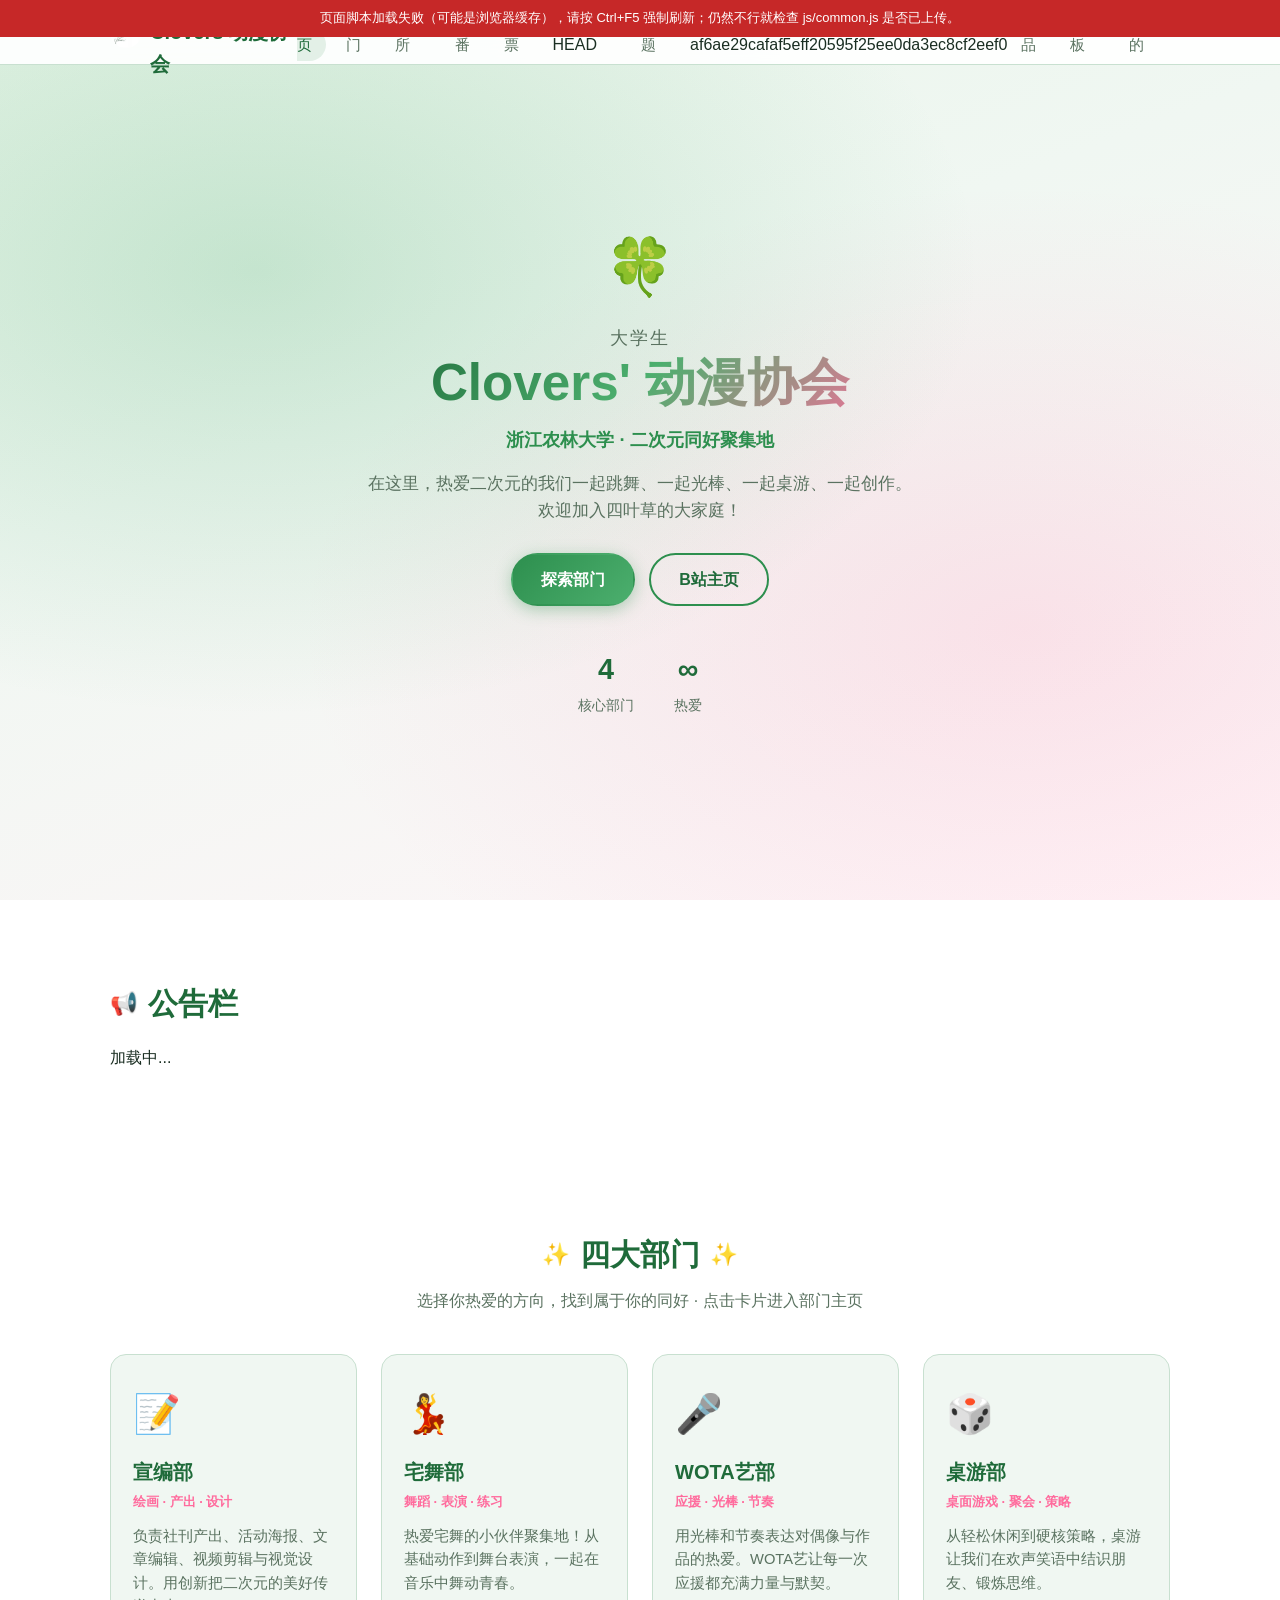
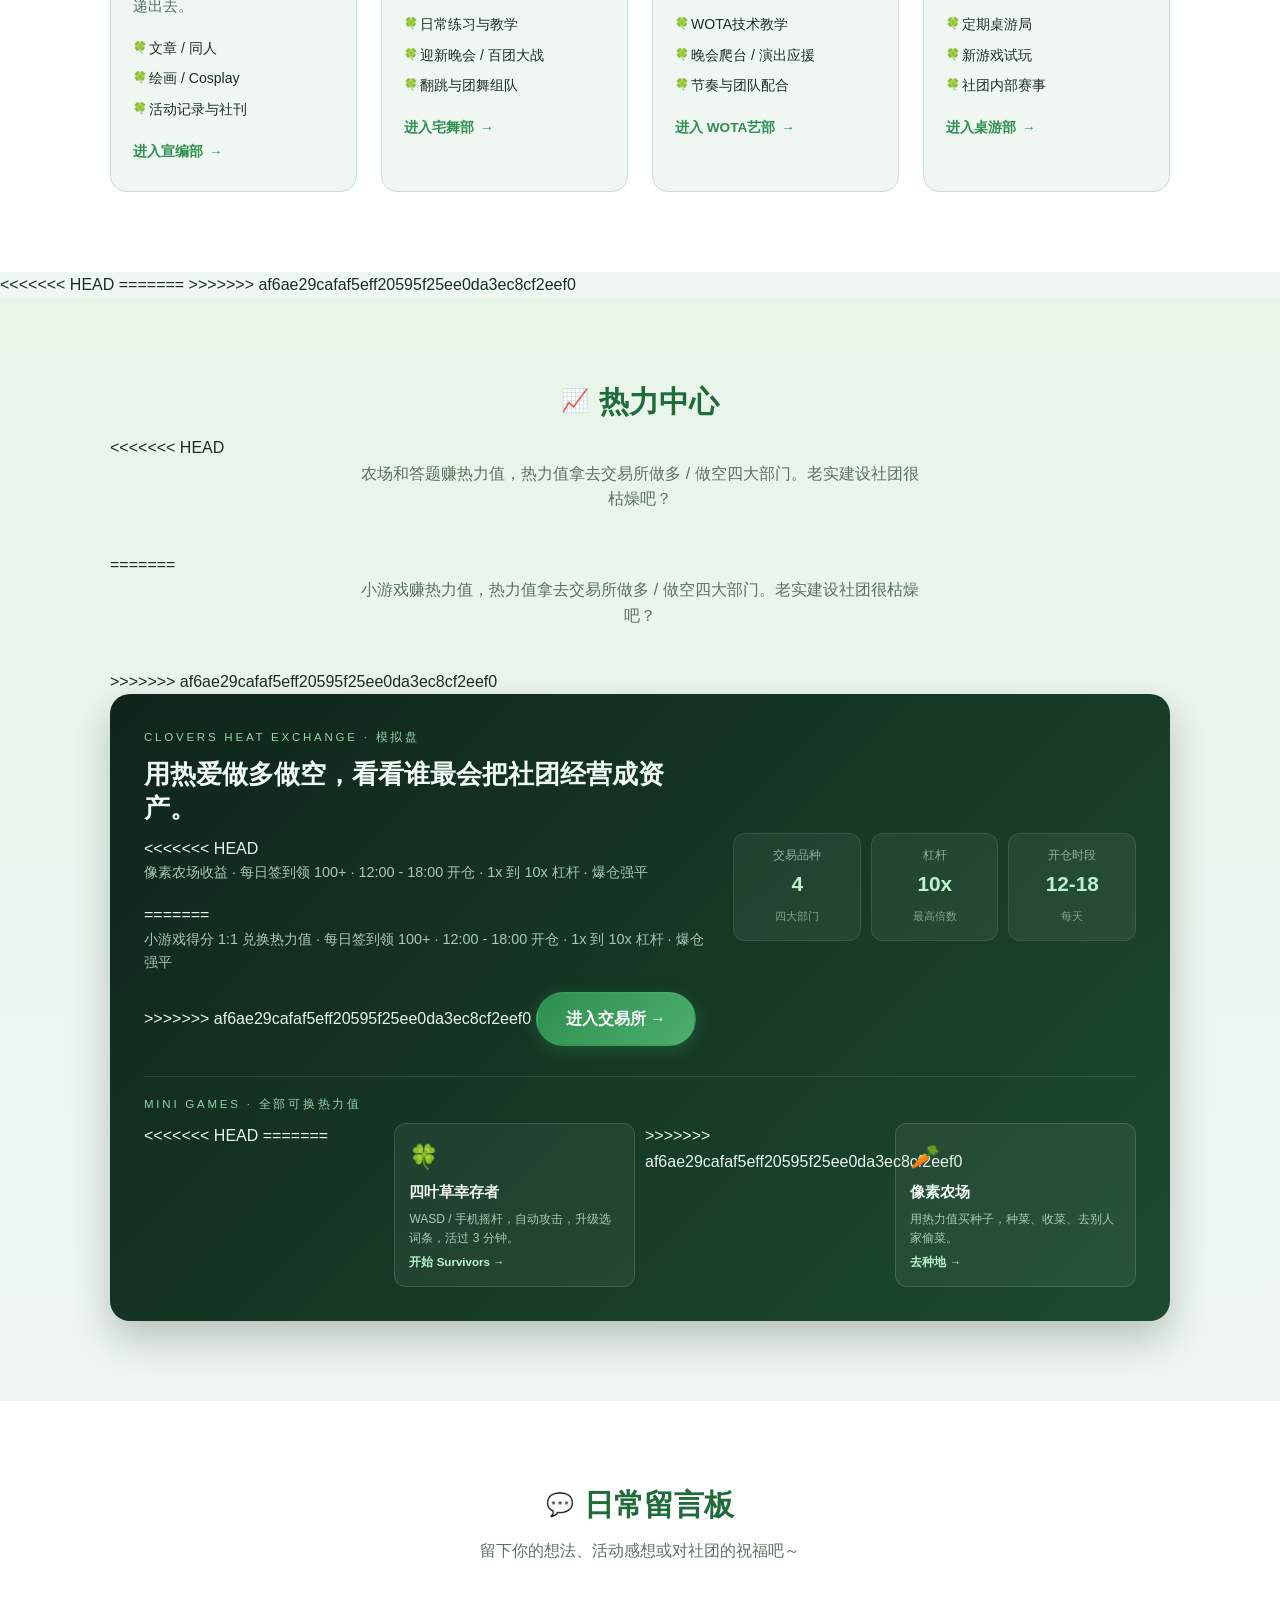
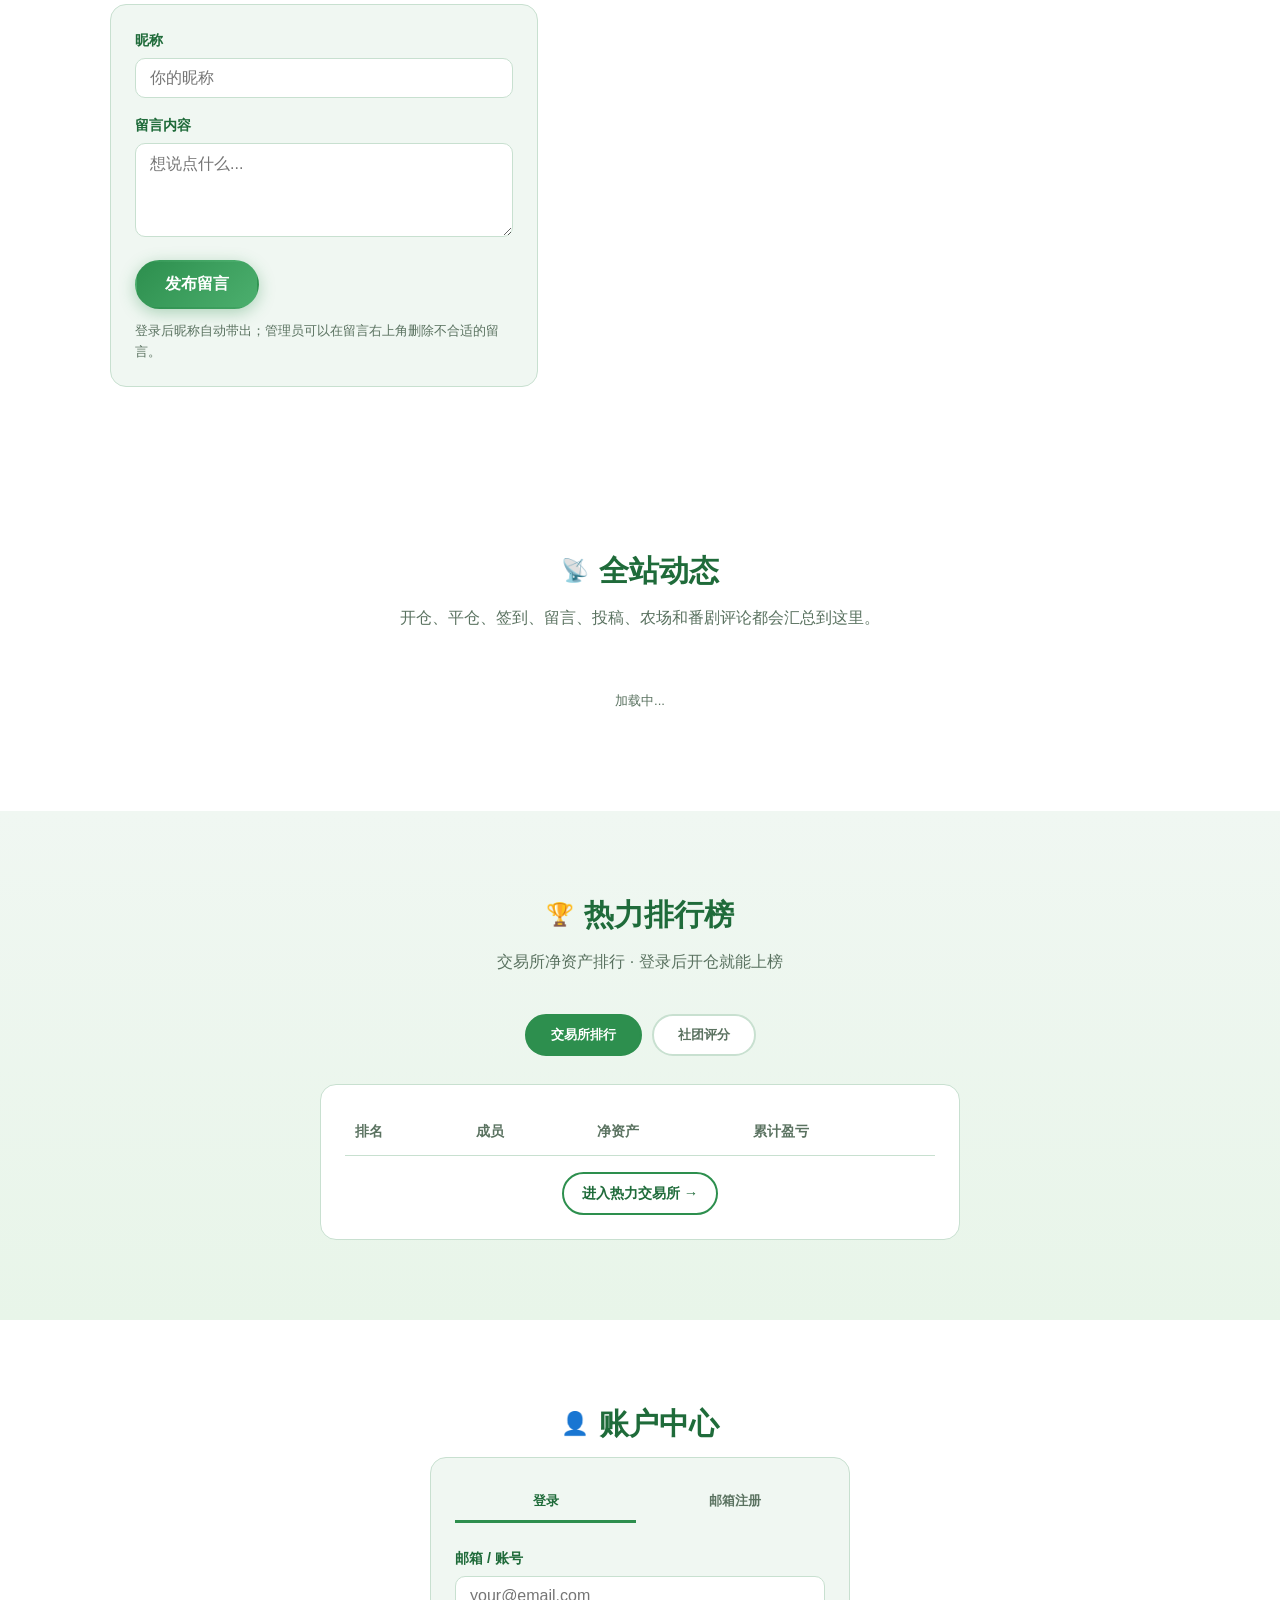
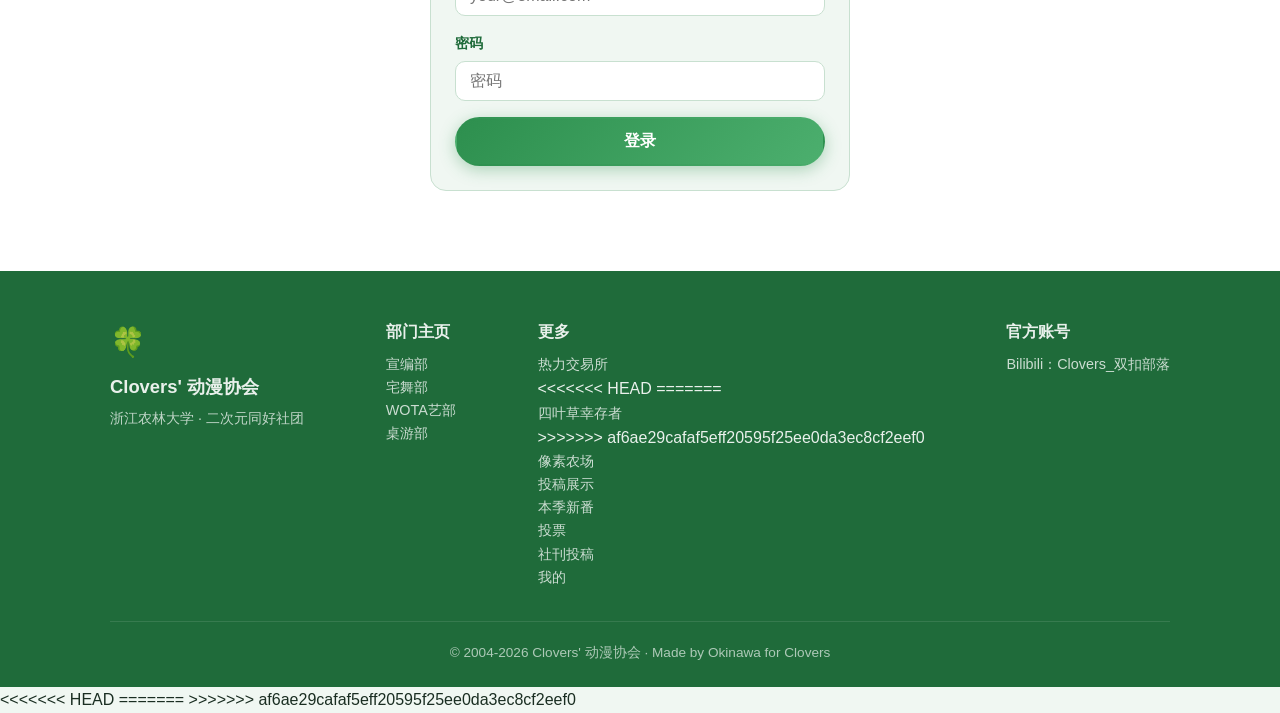
<file: index.html>
<!DOCTYPE html>
<html lang="zh-CN">
<head>
  <meta charset="UTF-8" />
  <meta name="viewport" content="width=device-width, initial-scale=1.0" />
  <title>Clovers' 动漫协会 | 浙江农林大学</title>
  <meta name="description" content="大学生Clovers'动漫协会官方网站 - 宣编部 · 宅舞部 · WOTA艺部 · 桌游部" />
  <link rel="stylesheet" href="css/style.css?v=20261031d" />
  <script>
    // 脚本版本不一致时给出明确提示（多半是浏览器缓存了旧文件）
    window.addEventListener("error", function (e) {
      if (!e || !/is not defined|already been declared|Unexpected token|Cannot access/.test(e.message || "")) return;
      setTimeout(function () {
        if (document.getElementById("scriptErrorBar")) return;
        var bar = document.createElement("div");
        bar.id = "scriptErrorBar";
        bar.style.cssText = "position:fixed;left:0;right:0;top:0;z-index:99999;background:#c62828;color:#fff;padding:8px 14px;font-size:13px;text-align:center";
        bar.textContent = "页面脚本加载失败（可能是浏览器缓存），请按 Ctrl+F5 强制刷新；仍然不行就检查 js/common.js 是否已上传。";
        if (document.body) document.body.appendChild(bar);
      }, 0);
    });
  </script>
  <link rel="icon" href="data:image/svg+xml,<svg xmlns='http://www.w3.org/2000/svg' viewBox='0 0 100 100'><text y='.9em' font-size='90'>🍀</text></svg>" />
</head>
<body>
  <!-- 导航 -->
  <nav class="navbar" id="navbar">
    <div class="nav-container">
      <a href="#home" class="logo">
        <span class="logo-icon">🍀</span>
        <span class="logo-text">大学生Clovers'动漫协会</span>
      </a>
      <ul class="nav-links" id="navLinks">
        <li><a href="#home" class="nav-link active">首页</a></li>
        <li><a href="#departments" class="nav-link">部门</a></li>
        <li><a href="game.html" class="nav-link">交易所</a></li>
        <li><a href="anime.html" class="nav-link">新番</a></li>
        <li><a href="vote.html" class="nav-link">投票</a></li>
<<<<<<< HEAD
        <li><a href="quiz.html" class="nav-link">答题</a></li>
=======
>>>>>>> af6ae29cafaf5eff20595f25ee0da3ec8cf2eef0
        <li><a href="works.html" class="nav-link">作品</a></li>
        <li><a href="#board" class="nav-link">留言板</a></li>
        <li><a href="profile.html" class="nav-link" id="authNavBtn">我的</a></li>
      </ul>
      <button class="hamburger" id="hamburger" aria-label="菜单">
        <span></span><span></span><span></span>
      </button>
    </div>
  </nav>

  <!-- 首页 Hero -->
  <section id="home" class="hero">
    <div class="hero-bg"></div>
    <div class="hero-content">
      <div class="clover-float">🍀</div>
      <h1 class="hero-title">
        <span class="title-line">大学生</span>
        <span class="title-main">Clovers' 动漫协会</span>
      </h1>
      <p class="hero-subtitle">浙江农林大学 · 二次元同好聚集地</p>
      <p class="hero-desc">在这里，热爱二次元的我们一起跳舞、一起光棒、一起桌游、一起创作。<br>欢迎加入四叶草的大家庭！</p>
      <div class="hero-btns">
        <a href="#departments" class="btn btn-primary">探索部门</a>
        <a href="https://space.bilibili.com/123204815?spm_id_from=333.337.search-card.all.click" target="_blank" rel="noopener" class="btn btn-outline">B站主页</a>
      </div>
      <div class="hero-stats">
        <div class="stat-item">
          <span class="stat-num">4</span>
          <span class="stat-label">核心部门</span>
        </div>
        <div class="stat-item">
          <span class="stat-num">∞</span>
          <span class="stat-label">热爱</span>
        </div>
        
      </div>
    </div>
  </section>

  <!-- 公告 -->
  <section id="notice" class="section notice-section">
    <div class="container">
      <div class="notice-head">
        <h2 class="section-title"><span class="title-icon">📢</span>公告栏</h2>
        <button class="btn btn-outline btn-sm" id="noticeToggle" type="button" hidden>发布公告</button>
      </div>
      <div id="noticeList" class="notice-list"><p class="muted">加载中...</p></div>
      <form id="noticeForm" class="add-form notice-form" hidden>
        <input id="noticeTitle" maxlength="120" placeholder="公告标题" required />
        <textarea id="noticeContent" rows="2" maxlength="2000" placeholder="公告内容" required></textarea>
        <button class="btn btn-primary btn-sm" type="submit">发布</button>
      </form>
    </div>
  </section>

  <!-- 部门介绍 -->
  <section id="departments" class="section departments">
    <div class="container">
      <h2 class="section-title">
        <span class="title-icon">✨</span>
        四大部门
        <span class="title-icon">✨</span>
      </h2>
      <p class="section-desc">选择你热爱的方向，找到属于你的同好 · 点击卡片进入部门主页</p>
      <div class="dept-grid">
        <a class="dept-card" data-dept="xuanbian" href="xuanbian.html">
          <div class="dept-icon">📝</div>
          <h3>宣编部</h3>
          <p class="dept-tag">绘画 · 产出 · 设计</p>
          <p class="dept-desc">负责社刊产出、活动海报、文章编辑、视频剪辑与视觉设计。用创新把二次元的美好传递出去。</p>
          <ul class="dept-list">
            <li>文章 / 同人</li>
            <li>绘画 / Cosplay</li>
            <li>活动记录与社刊</li>
          </ul>
          <span class="dept-more">进入宣编部</span>
        </a>
        <a class="dept-card" data-dept="zhaiwu" href="zhaiwu.html">
          <div class="dept-icon">💃</div>
          <h3>宅舞部</h3>
          <p class="dept-tag">舞蹈 · 表演 · 练习</p>
          <p class="dept-desc">热爱宅舞的小伙伴聚集地！从基础动作到舞台表演，一起在音乐中舞动青春。</p>
          <ul class="dept-list">
            <li>日常练习与教学</li>
            <li>迎新晚会 / 百团大战</li>
            <li>翻跳与团舞组队</li>
          </ul>
          <span class="dept-more">进入宅舞部</span>
        </a>
        <a class="dept-card" data-dept="wota" href="wota.html">
          <div class="dept-icon">🎤</div>
          <h3>WOTA艺部</h3>
          <p class="dept-tag">应援 · 光棒 · 节奏</p>
          <p class="dept-desc">用光棒和节奏表达对偶像与作品的热爱。WOTA艺让每一次应援都充满力量与默契。</p>
          <ul class="dept-list">
            <li>WOTA技术教学</li>
            <li>晚会爬台 / 演出应援</li>
            <li>节奏与团队配合</li>
          </ul>
          <span class="dept-more">进入 WOTA艺部</span>
        </a>
        <a class="dept-card" data-dept="zhuoyou" href="zhuoyou.html">
          <div class="dept-icon">🎲</div>
          <h3>桌游部</h3>
          <p class="dept-tag">桌面游戏 · 聚会 · 策略</p>
          <p class="dept-desc">从轻松休闲到硬核策略，桌游让我们在欢声笑语中结识朋友、锻炼思维。</p>
          <ul class="dept-list">
            <li>定期桌游局</li>
            <li>新游戏试玩</li>
            <li>社团内部赛事</li>
          </ul>
          <span class="dept-more">进入桌游部</span>
        </a>
      </div>
    </div>
  </section>

<<<<<<< HEAD
  <!-- 热力中心：交易所 + 农场 -->
=======
  <!-- 热力中心：交易所 + 小游戏 -->
>>>>>>> af6ae29cafaf5eff20595f25ee0da3ec8cf2eef0
  <section id="game" class="section game-section">
    <div class="container">
      <h2 class="section-title">
        <span class="title-icon">📈</span>
        热力中心
      </h2>
<<<<<<< HEAD
      <p class="section-desc">农场和答题赚热力值，热力值拿去交易所做多 / 做空四大部门。老实建设社团很枯燥吧？</p>
=======
      <p class="section-desc">小游戏赚热力值，热力值拿去交易所做多 / 做空四大部门。老实建设社团很枯燥吧？</p>
>>>>>>> af6ae29cafaf5eff20595f25ee0da3ec8cf2eef0
      <div class="exchange-promo">
        <div class="exchange-promo-main">
          <p class="promo-kicker">CLOVERS HEAT EXCHANGE · 模拟盘</p>
          <h3>用热爱做多做空，看看谁最会把社团经营成资产。</h3>
<<<<<<< HEAD
          <p>像素农场收益 · 每日签到领 100+ · 12:00 - 18:00 开仓 · 1x 到 10x 杠杆 · 爆仓强平</p>
=======
          <p>小游戏得分 1:1 兑换热力值 · 每日签到领 100+ · 12:00 - 18:00 开仓 · 1x 到 10x 杠杆 · 爆仓强平</p>
>>>>>>> af6ae29cafaf5eff20595f25ee0da3ec8cf2eef0
          <a class="btn btn-primary" href="game.html">进入交易所 →</a>
        </div>
        <div class="exchange-promo-stats">
          <div><span>交易品种</span><strong>4</strong><em>四大部门</em></div>
          <div><span>杠杆</span><strong>10x</strong><em>最高倍数</em></div>
          <div><span>开仓时段</span><strong>12-18</strong><em>每天</em></div>
        </div>

        <div class="exchange-promo-games">
          <p class="promo-kicker">MINI GAMES · 全部可换热力值</p>
          <div class="exchange-game-grid">
<<<<<<< HEAD
=======
            <a class="exchange-game" href="survivors.html">
              <span class="eg-ico">🍀</span>
              <strong>四叶草幸存者</strong>
              <span>WASD / 手机摇杆，自动攻击，升级选词条，活过 3 分钟。</span>
              <em>开始 Survivors →</em>
            </a>
>>>>>>> af6ae29cafaf5eff20595f25ee0da3ec8cf2eef0
            <a class="exchange-game" href="farm.html">
              <span class="eg-ico">🥕</span>
              <strong>像素农场</strong>
              <span>用热力值买种子，种菜、收菜、去别人家偷菜。</span>
              <em>去种地 →</em>
            </a>
          </div>
        </div>
      </div>
    </div>
  </section>

  <!-- 留言板 -->
  <section id="board" class="section board-section">
    <div class="container">
      <h2 class="section-title">
        <span class="title-icon">💬</span>
        日常留言板
      </h2>
      <p class="section-desc">留下你的想法、活动感想或对社团的祝福吧～</p>
      <div class="board-layout">
        <form class="message-form" id="messageForm">
          <div class="form-group">
            <label for="msgName">昵称</label>
            <input type="text" id="msgName" placeholder="你的昵称" maxlength="20" required />
          </div>
          <div class="form-group">
            <label for="msgContent">留言内容</label>
            <textarea id="msgContent" rows="4" placeholder="想说点什么..." maxlength="300" required></textarea>
          </div>
          <button type="submit" class="btn btn-primary">发布留言</button>
          <p class="form-note">登录后昵称自动带出；管理员可以在留言右上角删除不合适的留言。</p>
        </form>
        <div class="message-list" id="messageList">
          <!-- 动态渲染 -->
        </div>
      </div>
    </div>
  </section>

  <!-- 全站动态 -->
  <section id="feed" class="section home-feed-section">
    <div class="container">
      <h2 class="section-title">
        <span class="title-icon">📡</span>
        全站动态
      </h2>
      <p class="section-desc">开仓、平仓、签到、留言、投稿、农场和番剧评论都会汇总到这里。</p>
      <ul class="feed-list home-feed" id="feedList">
        <li class="feed-empty">加载中...</li>
      </ul>
    </div>
  </section>

  <!-- 评分榜 -->
  <section id="ranking" class="section ranking-section">
    <div class="container">
      <h2 class="section-title">
        <span class="title-icon">🏆</span>
        热力排行榜
      </h2>
      <p class="section-desc">交易所净资产排行 · 登录后开仓就能上榜</p>
      <div class="ranking-tabs">
        <button class="rank-tab active" data-tab="game">交易所排行</button>
        <button class="rank-tab" data-tab="rate">社团评分</button>
      </div>
      <div class="ranking-content">
        <div class="rank-panel active" id="rankGame">
          <table class="rank-table">
            <thead>
              <tr>
                <th>排名</th>
                <th>成员</th>
                <th>净资产</th>
                <th>累计盈亏</th>
              </tr>
            </thead>
            <tbody id="gameRankBody">
              <!-- 动态 -->
            </tbody>
          </table>
          <p class="rank-empty" id="gameRankEmpty">暂无记录，快去交易所开第一单！</p>
          <p style="text-align:center;margin-top:16px;"><a class="btn btn-outline btn-sm" href="game.html">进入热力交易所 →</a></p>
        </div>
        <div class="rank-panel" id="rankRate">
          <div class="rate-form-box">
            <h4>给社团打分</h4>
            <div class="star-rate" id="starRate">
              <span data-v="1">★</span><span data-v="2">★</span><span data-v="3">★</span><span data-v="4">★</span><span data-v="5">★</span>
            </div>
            <input type="text" id="rateComment" placeholder="一句话评价（可选）" maxlength="50" />
            <button class="btn btn-primary btn-sm" id="submitRateBtn">提交评分</button>
          </div>
          <div class="rate-summary">
            <div class="avg-score">
              <span class="avg-num" id="avgScore">—</span>
              <span class="avg-label">平均分</span>
            </div>
            <div class="rate-list" id="rateList"></div>
          </div>
        </div>
      </div>
    </div>
  </section>

  <!-- 登录 / 注册 -->
  <section id="auth" class="section auth-section">
    <div class="container">
      <h2 class="section-title">
        <span class="title-icon">👤</span>
        账户中心
      </h2>
      <div class="auth-box">
        <div class="auth-tabs">
          <button class="auth-tab active" data-auth="login">登录</button>
          <button class="auth-tab" data-auth="register">邮箱注册</button>
        </div>
        <!-- 登录 -->
        <form class="auth-form active" id="loginForm">
          <div class="form-group">
            <label>邮箱 / 账号</label>
            <input type="text" id="loginEmail" placeholder="your@email.com" required />
          </div>
          <div class="form-group">
            <label>密码</label>
            <input type="password" id="loginPassword" placeholder="密码" required />
          </div>
          <button type="submit" class="btn btn-primary btn-block">登录</button>
        </form>
        <!-- 注册 -->
        <form class="auth-form" id="registerForm">
          <div class="form-group">
            <label>昵称</label>
            <input type="text" id="regNickname" placeholder="显示昵称" maxlength="16" required />
          </div>
          <div class="form-group">
            <label>邮箱</label>
            <input type="email" id="regEmail" placeholder="用于绑定与登录" required />
          </div>
          <div class="form-group">
            <label>验证码</label>
            <div class="code-row">
              <input type="text" id="regCode" placeholder="6位验证码" maxlength="6" required />
              <button type="button" class="btn btn-outline btn-sm" id="sendCodeBtn">获取验证码</button>
            </div>
          </div>
          <div class="form-group">
            <label>密码</label>
            <input type="password" id="regPassword" placeholder="至少 6 位" minlength="6" required />
          </div>
          <div class="form-group">
            <label>确认密码</label>
            <input type="password" id="regPassword2" placeholder="再次输入密码" required />
          </div>
          <button type="submit" class="btn btn-primary btn-block">注册</button>
          <p class="form-note">验证码将发送到你的邮箱，请同时检查垃圾箱。有效期 10 分钟。</p>
        </form>
        <!-- 已登录状态 -->
        <div class="user-panel" id="userPanel" style="display:none;">
          <div class="user-avatar" id="userPanelAvatar">🍀</div>
          <h3 id="userNickname">用户</h3>
          <p id="userEmail" class="user-email"></p>
          <p class="user-heat">🔥 热力值 <strong id="userHeat">--</strong></p>
          <div class="user-actions">
            <a class="btn btn-primary" href="profile.html">个人主页</a>
            <button class="btn btn-outline" id="logoutBtn">退出登录</button>
          </div>
        </div>
      </div>
    </div>
  </section>

  <!-- 页脚 -->
  <footer class="footer">
    <div class="container">
      <div class="footer-content">
        <div class="footer-brand">
          <span class="logo-icon">🍀</span>
          <strong>Clovers' 动漫协会</strong>
          <p>浙江农林大学 · 二次元同好社团</p>
        </div>
        <div class="footer-links">
          <p>部门主页</p>
          <a href="xuanbian.html">宣编部</a>
          <a href="zhaiwu.html">宅舞部</a>
          <a href="wota.html">WOTA艺部</a>
          <a href="zhuoyou.html">桌游部</a>
        </div>
        <div class="footer-links">
          <p>更多</p>
          <a href="game.html">热力交易所</a>
<<<<<<< HEAD
=======
          <a href="survivors.html">四叶草幸存者</a>
>>>>>>> af6ae29cafaf5eff20595f25ee0da3ec8cf2eef0
          <a href="farm.html">像素农场</a>
          <a href="works.html">投稿展示</a>
          <a href="anime.html">本季新番</a>
          <a href="vote.html">投票</a>
          <a href="submit.html">社刊投稿</a>
          <a href="profile.html">我的</a>
        </div>
        <div class="footer-links">
          <p>官方账号</p>
          <a href="https://space.bilibili.com/123204815" target="_blank" rel="noopener">Bilibili：Clovers_双扣部落</a>
        </div>
      </div>
      <p class="copyright">© 2004-2026 Clovers' 动漫协会 · Made by Okinawa for Clovers</p>
    </div>
  </footer>

  <div class="toast" id="toast"></div>
  <script src="js/common.js?v=20261031c"></script>
<<<<<<< HEAD
  <script src="js/app.js?v=20261105a"></script>
=======
  <script src="js/app.js?v=20261031c"></script>
>>>>>>> af6ae29cafaf5eff20595f25ee0da3ec8cf2eef0
  <script>
    // 兜底：即使 app.js 因缓存/加载失败，登录 / 邮箱注册 两个标签也一定能切换
    (function () {
      var tabs = document.querySelectorAll(".auth-tab");
      if (!tabs.length) return;
      function show(name) {
        for (var i = 0; i < tabs.length; i++) {
          tabs[i].classList.toggle("active", tabs[i].getAttribute("data-auth") === name);
        }
        var loginForm = document.getElementById("loginForm");
        var registerForm = document.getElementById("registerForm");
        if (loginForm) loginForm.classList.toggle("active", name === "login");
        if (registerForm) registerForm.classList.toggle("active", name === "register");
      }
      for (var i = 0; i < tabs.length; i++) {
        tabs[i].addEventListener("click", function () {
          show(this.getAttribute("data-auth"));
        });
      }
    })();
  </script>
</body>
</html>
</file>
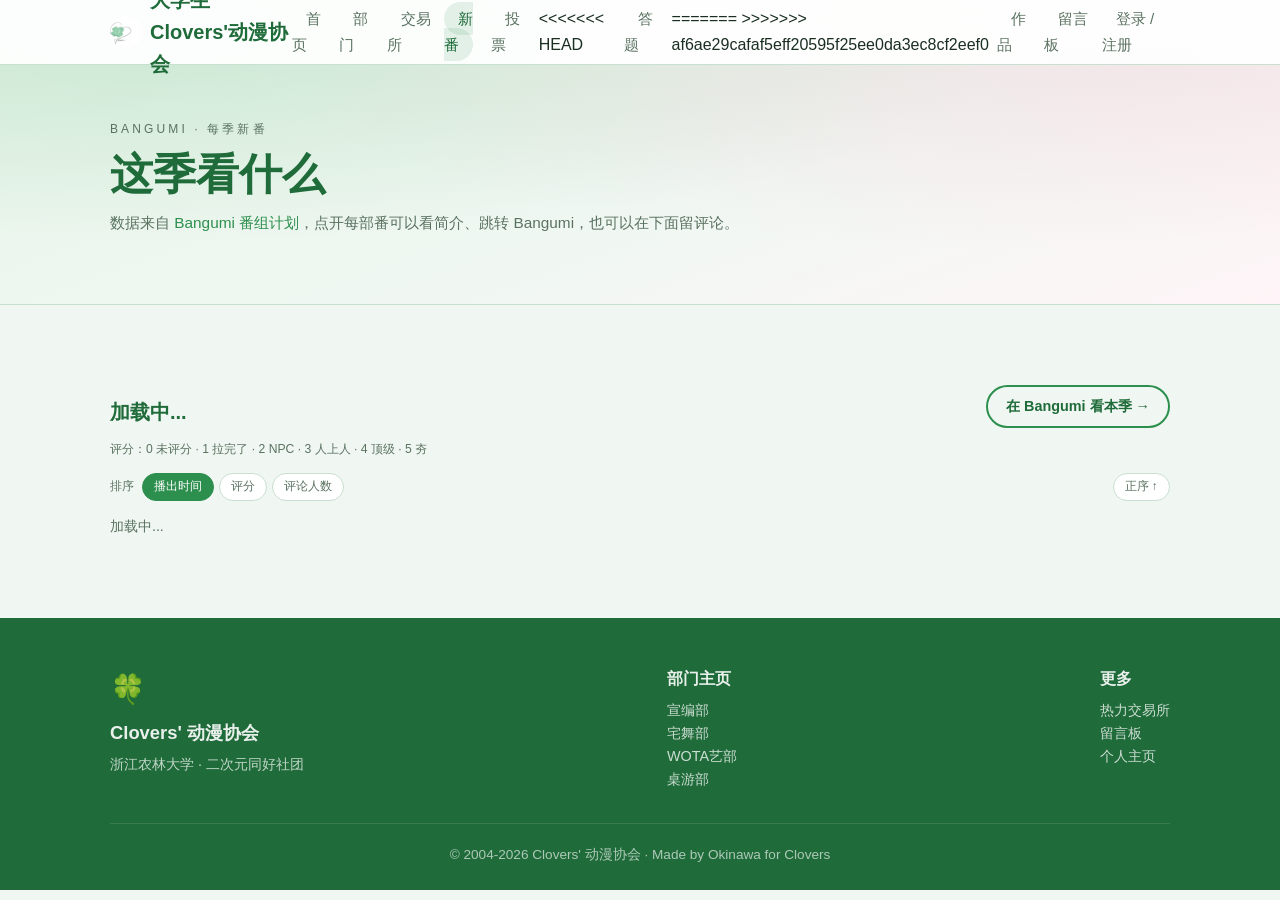
<file: anime.html>
<!DOCTYPE html>
<html lang="zh-CN">
<head>
  <meta charset="UTF-8" />
  <meta name="viewport" content="width=device-width, initial-scale=1.0" />
  <title>本季新番 | Clovers' 动漫协会</title>
  <meta name="description" content="Clovers' 动漫协会本季新番 - 每季度新番列表、Bangumi 链接、0-5 评分与大家的新番评论。" />
  <link rel="stylesheet" href="css/style.css?v=20261031c" />
  <link rel="stylesheet" href="css/pages.css?v=20261031c" />
  <link rel="icon" href="data:image/svg+xml,<svg xmlns='http://www.w3.org/2000/svg' viewBox='0 0 100 100'><text y='.9em' font-size='90'>🍀</text></svg>" />
</head>
<body>
  <nav class="navbar" id="navbar">
    <div class="nav-container">
      <a href="index.html" class="logo">
        <span class="logo-icon">🍀</span>
        <span class="logo-text">大学生Clovers'动漫协会</span>
      </a>
      <ul class="nav-links" id="navLinks">
        <li><a href="index.html" class="nav-link">首页</a></li>
        <li><a href="index.html#departments" class="nav-link">部门</a></li>
        <li><a href="game.html" class="nav-link">交易所</a></li>
        <li><a href="anime.html" class="nav-link active">新番</a></li>
        <li><a href="vote.html" class="nav-link">投票</a></li>
<<<<<<< HEAD
        <li><a href="quiz.html" class="nav-link">答题</a></li>
=======
>>>>>>> af6ae29cafaf5eff20595f25ee0da3ec8cf2eef0
        <li><a href="works.html" class="nav-link">作品</a></li>
        <li><a href="index.html#board" class="nav-link">留言板</a></li>
        <li><a href="profile.html" class="nav-link" id="authNavBtn">我的</a></li>
      </ul>
      <button class="hamburger" id="hamburger" aria-label="菜单">
        <span></span><span></span><span></span>
      </button>
    </div>
  </nav>

  <header class="page-hero anime-hero">
    <div class="container">
      <p class="kicker">BANGUMI · 每季新番</p>
      <h1>这季看什么</h1>
      <p class="hero-desc-sm">数据来自 <a href="https://bgm.tv" target="_blank" rel="noopener">Bangumi 番组计划</a>，点开每部番可以看简介、跳转 Bangumi，也可以在下面留评论。</p>
      <div class="season-tabs" id="seasonTabs"></div>
    </div>
  </header>

  <main class="section">
    <div class="container">
      <div class="anime-toolbar">
        <div>
          <h2 class="anime-season-title" id="seasonTitle">加载中...</h2>
          <p class="muted" id="seasonMeta"></p>
        </div>
        <div class="anime-tools">
          <a class="btn btn-outline btn-sm" id="bgmSeasonLink" href="https://bgm.tv" target="_blank" rel="noopener">在 Bangumi 看本季 →</a>
          <button class="btn btn-outline btn-sm" id="addBtn" type="button" hidden>手动添加</button>
          <button class="btn btn-primary btn-sm" id="importBtn" type="button" hidden>从 Bangumi 导入本季</button>
        </div>
      </div>

      <p class="anime-rating-legend">评分：0 未评分 · 1 拉完了 · 2 NPC · 3 人上人 · 4 顶级 · 5 夯</p>

      <div class="anime-sort" id="animeSort">
        <span class="anime-sort-label">排序</span>
        <div class="anime-sort-btns">
          <button type="button" class="anime-sort-btn active" data-sort="air">播出时间</button>
          <button type="button" class="anime-sort-btn" data-sort="rating">评分</button>
          <button type="button" class="anime-sort-btn" data-sort="comments">评论人数</button>
        </div>
        <button type="button" class="anime-dir" id="animeDir" data-dir="asc">正序 ↑</button>
      </div>

      <div class="anime-list" id="animeGrid">
        <p class="muted">加载中...</p>
      </div>
    </div>
  </main>

  <!-- 评论弹窗 -->
  <div class="modal-mask" id="commentModal">
    <div class="modal-box" role="dialog" aria-modal="true">
      <button class="modal-close" id="cmClose" type="button" aria-label="关闭">×</button>
      <h3 id="cmTitle">评论</h3>
      <p class="muted"><a id="cmLink" href="https://bgm.tv" target="_blank" rel="noopener">在 Bangumi 查看这部番 →</a></p>
      <div class="comment-list" id="cmList"><p class="muted">加载中...</p></div>
      <form class="comment-form" id="cmForm">
        <textarea id="cmContent" rows="3" maxlength="500" placeholder="说点什么，比如第一集观感、作画、OP/ED……"></textarea>
        <button class="btn btn-primary btn-sm" type="submit">发表评论</button>
      </form>
      <p class="muted" id="cmLoginTip" hidden>登录后才能评论 · <a href="index.html#auth">去登录</a></p>
    </div>
  </div>

  <!-- 手动添加弹窗 -->
  <div class="modal-mask" id="addModal">
    <div class="modal-box">
      <button class="modal-close" id="addClose" type="button" aria-label="关闭">×</button>
      <h3>手动添加一部新番</h3>
      <p class="muted">服务器访问不了 Bangumi 接口时，用这个把番剧补进本季列表。</p>
      <form class="add-form" id="addForm">
        <label>标题（必填）<input id="addTitle" maxlength="160" required /></label>
        <label>中文名<input id="addCn" maxlength="160" /></label>
        <label>首播日期<input id="addDate" type="date" /></label>
        <label>Bangumi 链接或 ID<input id="addBgm" placeholder="https://bgm.tv/subject/12345 或 12345" /></label>
        <label>简介<textarea id="addSummary" rows="3" maxlength="2000"></textarea></label>
        <button class="btn btn-primary btn-sm" type="submit">添加</button>
      </form>
    </div>
  </div>

  <footer class="footer">    <div class="container">
      <div class="footer-content">
        <div class="footer-brand">
          <span class="logo-icon">🍀</span>
          <strong>Clovers' 动漫协会</strong>
          <p>浙江农林大学 · 二次元同好社团</p>
        </div>
        <div class="footer-links">
          <p>部门主页</p>
          <a href="xuanbian.html">宣编部</a>
          <a href="zhaiwu.html">宅舞部</a>
          <a href="wota.html">WOTA艺部</a>
          <a href="zhuoyou.html">桌游部</a>
        </div>
        <div class="footer-links">
          <p>更多</p>
          <a href="game.html">热力交易所</a>
          <a href="index.html#board">留言板</a>
          <a href="profile.html">个人主页</a>
        </div>
      </div>
      <p class="copyright">© 2004-2026 Clovers' 动漫协会 · Made by Okinawa for Clovers</p>
    </div>
  </footer>

  <div class="toast" id="toast"></div>
  <script src="js/common.js?v=20261031c"></script>
  <script src="js/anime.js?v=20261031c"></script>
</body>
</html>
</file>
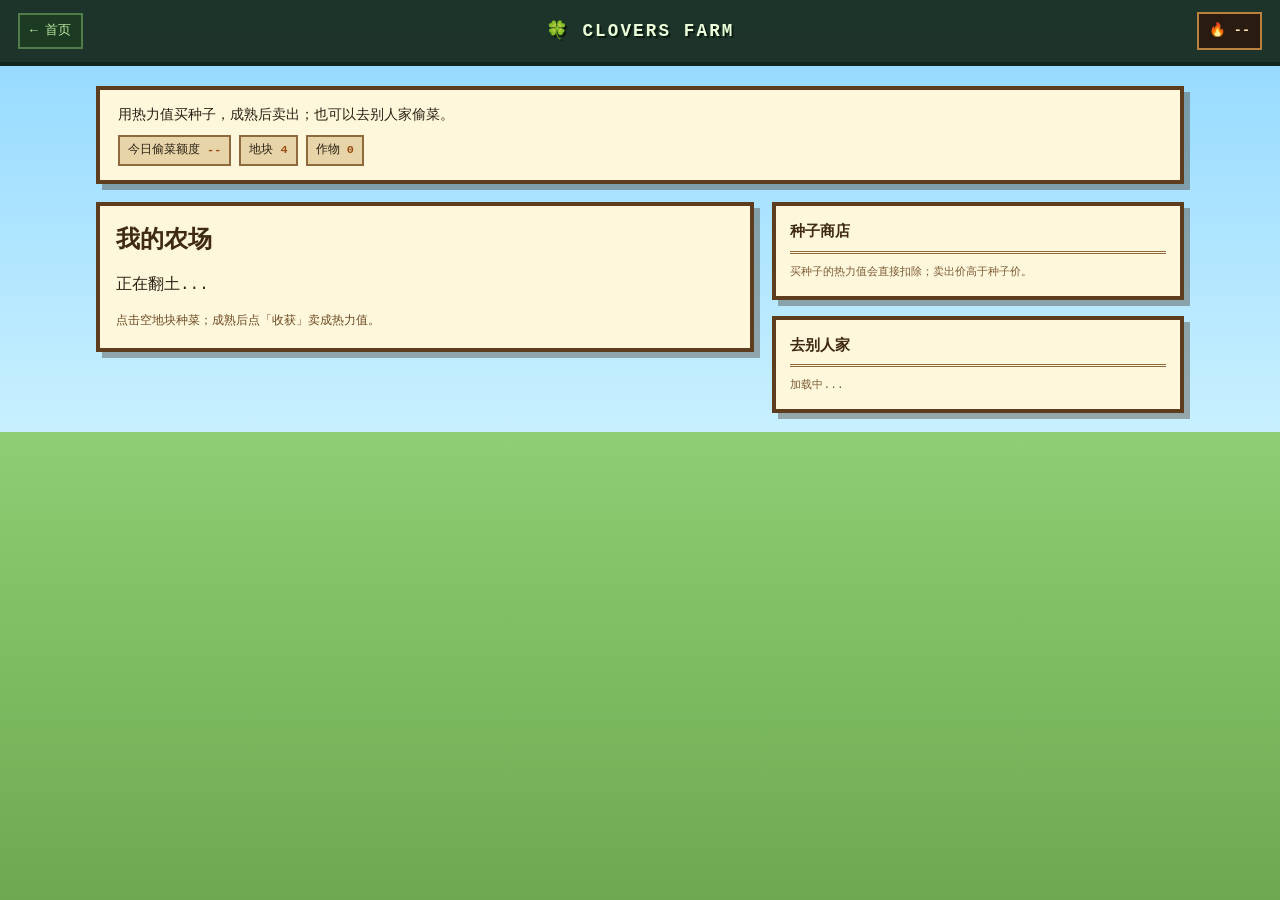
<file: farm.html>
<!DOCTYPE html>
<html lang="zh-CN">
<head>
  <meta charset="UTF-8" />
  <meta name="viewport" content="width=device-width, initial-scale=1.0" />
  <title>像素农场 | Clovers' 动漫协会</title>
  <meta name="description" content="Clovers 像素农场：用热力值买种子，种菜、收菜、偷菜。" />
  <link rel="stylesheet" href="css/style.css?v=20261031a" />
  <link rel="stylesheet" href="css/farm.css?v=20261031a" />
  <link rel="icon" href="images/社团标志.jpg" />
</head>
<body class="farm-body">
  <header class="farm-top">
    <a href="index.html" class="farm-back">← 首页</a>
    <div class="farm-logo">🍀 CLOVERS FARM</div>
    <div class="farm-heat">🔥 <b id="farmHeat">--</b></div>
  </header>

  <main class="farm-wrap">
    <section class="farm-hud">
      <p id="farmSub">用热力值买种子，成熟后卖出；也可以去别人家偷菜。</p>
      <div class="farm-chips">
        <span>今日偷菜额度 <b id="stealLeft">--</b></span>
        <span>地块 <b>4</b></span>
        <span>作物 <b id="cropCount">0</b></span>
      </div>
    </section>

    <div class="farm-layout">
      <section class="farm-main">
        <div class="farm-main-head">
          <h1 id="farmOwner">我的农场</h1>
          <button type="button" class="farm-btn farm-btn-small" id="backOwn" hidden>回自己的农场</button>
        </div>

        <div class="farm-plots" id="farmPlots">
          <p class="farm-loading">正在翻土...</p>
        </div>
        <p class="farm-tip" id="farmTip">点击空地块种菜；成熟后点「收获」卖成热力值。</p>
      </section>

      <aside class="farm-side">
        <section class="farm-panel">
          <h2>种子商店</h2>
          <div class="seed-list" id="seedList"></div>
          <p class="farm-muted">买种子的热力值会直接扣除；卖出价高于种子价。</p>
        </section>

        <section class="farm-panel">
          <h2>去别人家</h2>
          <div class="farmer-list" id="farmerList"><p class="farm-muted">加载中...</p></div>
        </section>
      </aside>
    </div>
  </main>

  <div class="farm-modal" id="seedModal" hidden>
    <div class="farm-modal-card">
      <button type="button" class="farm-modal-close" id="seedClose">×</button>
      <h2>选择种子</h2>
      <p class="farm-muted">这块地空着，种点什么？</p>
      <div class="seed-pick" id="seedPick"></div>
    </div>
  </div>

  <div class="toast" id="toast"></div>
  <script src="js/common.js?v=20261030a"></script>
  <script src="js/farm.js?v=20261031b"></script>
</body>
</html>
</file>
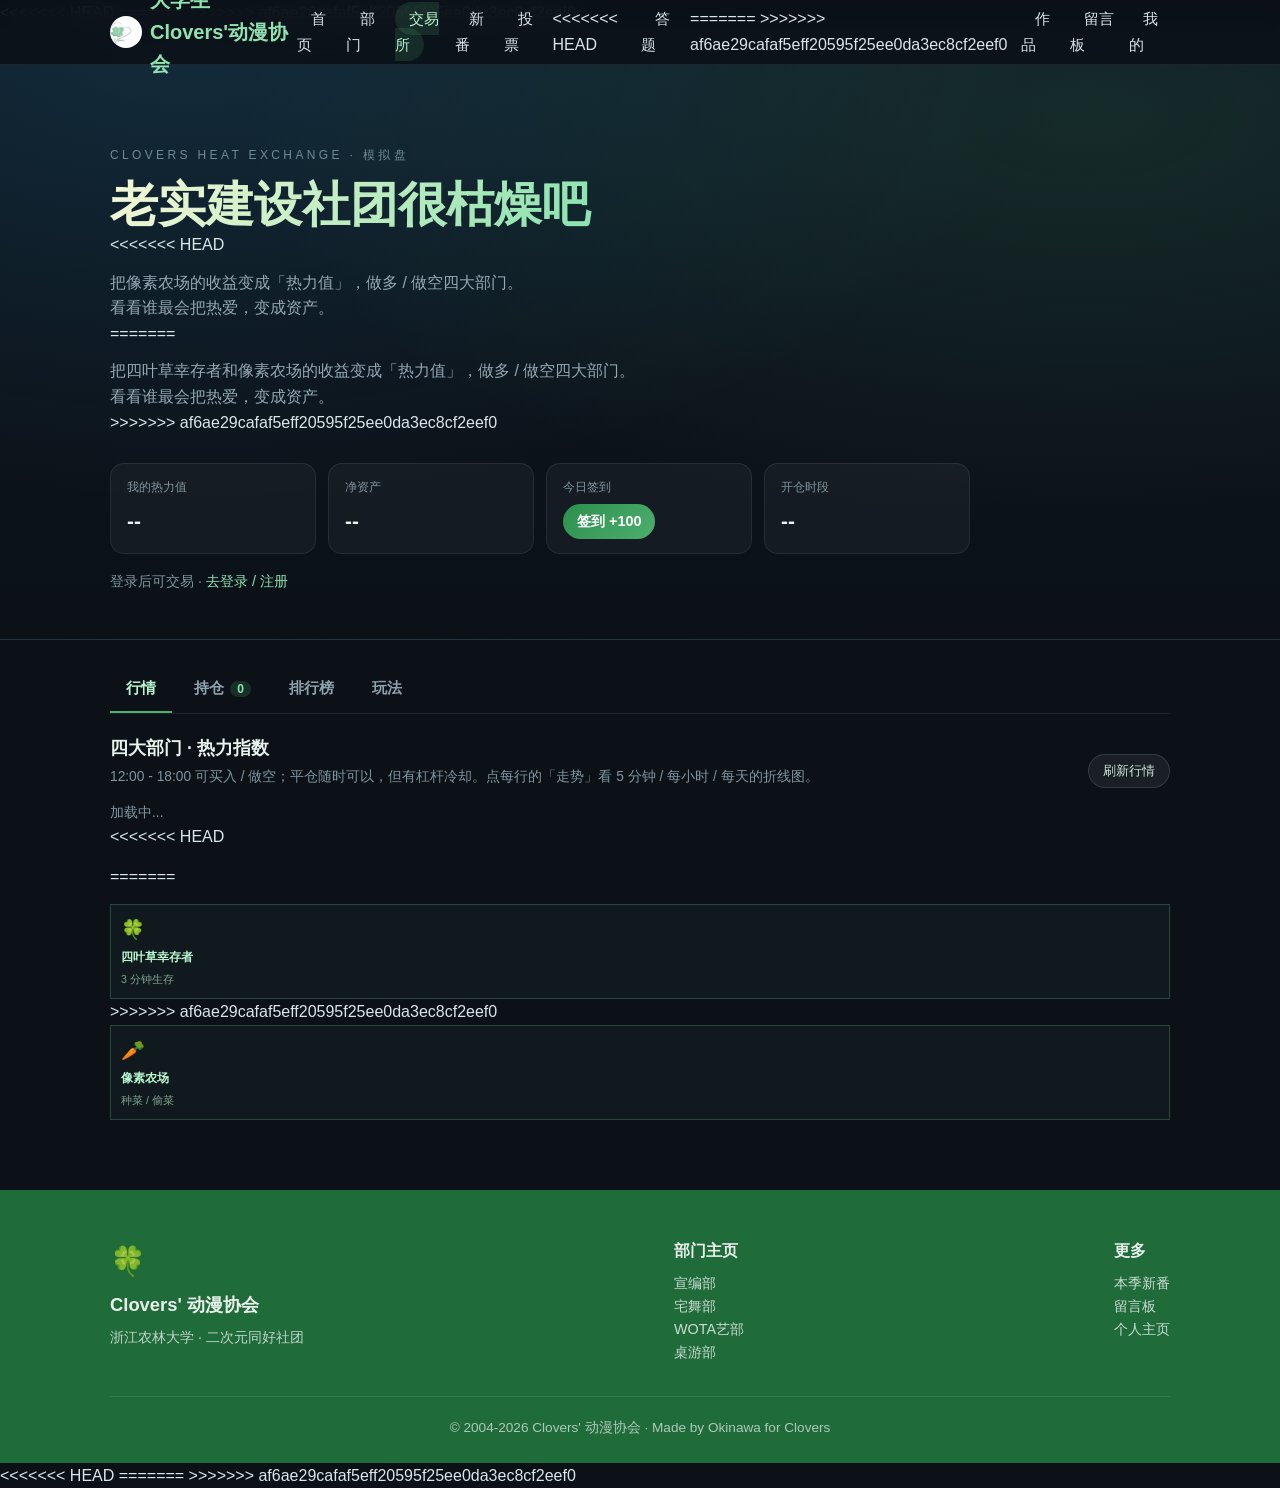
<file: game.html>
<!DOCTYPE html>
<html lang="zh-CN">
<head>
  <meta charset="UTF-8" />
  <meta name="viewport" content="width=device-width, initial-scale=1.0" />
  <title>热力交易所 | Clovers' 动漫协会</title>
<<<<<<< HEAD
  <meta name="description" content="Clovers 热力交易所 - 用农场赚到的热力值，做多 / 做空四大部门。老实建设社团很枯燥吧？" />
  <link rel="stylesheet" href="css/style.css?v=20261031d" />
  <link rel="stylesheet" href="css/game.css?v=20261105b" />
=======
  <meta name="description" content="Clovers 热力交易所 - 用小游戏和农场赚到的热力值，做多 / 做空四大部门。老实建设社团很枯燥吧？" />
  <link rel="stylesheet" href="css/style.css?v=20261031d" />
  <link rel="stylesheet" href="css/game.css?v=20261031d" />
>>>>>>> af6ae29cafaf5eff20595f25ee0da3ec8cf2eef0
  <link rel="icon" href="data:image/svg+xml,<svg xmlns='http://www.w3.org/2000/svg' viewBox='0 0 100 100'><text y='.9em' font-size='90'>🍀</text></svg>" />
</head>
<body class="exchange-body">
  <!-- 导航 -->
  <nav class="navbar" id="navbar">
    <div class="nav-container">
      <a href="index.html" class="logo">
        <span class="logo-icon">🍀</span>
        <span class="logo-text">大学生Clovers'动漫协会</span>
      </a>
      <ul class="nav-links" id="navLinks">
        <li><a href="index.html" class="nav-link">首页</a></li>
        <li><a href="index.html#departments" class="nav-link">部门</a></li>
        <li><a href="game.html" class="nav-link active">交易所</a></li>
        <li><a href="anime.html" class="nav-link">新番</a></li>
        <li><a href="vote.html" class="nav-link">投票</a></li>
<<<<<<< HEAD
        <li><a href="quiz.html" class="nav-link">答题</a></li>
=======
>>>>>>> af6ae29cafaf5eff20595f25ee0da3ec8cf2eef0
        <li><a href="works.html" class="nav-link">作品</a></li>
        <li><a href="index.html#board" class="nav-link">留言板</a></li>
        <li><a href="profile.html" class="nav-link" id="authNavBtn">我的</a></li>
      </ul>
      <button class="hamburger" id="hamburger" aria-label="菜单">
        <span></span><span></span><span></span>
      </button>
    </div>
  </nav>

  <!-- 头图 -->
  <header class="fx-hero">
    <div class="container">
      <p class="fx-kicker">CLOVERS HEAT EXCHANGE · 模拟盘</p>
      <h1>老实建设社团很枯燥吧</h1>
<<<<<<< HEAD
      <p class="fx-sub">把像素农场的收益变成「热力值」，做多 / 做空四大部门。<br />看看谁最会把热爱，变成资产。</p>
=======
      <p class="fx-sub">把四叶草幸存者和像素农场的收益变成「热力值」，做多 / 做空四大部门。<br />看看谁最会把热爱，变成资产。</p>
>>>>>>> af6ae29cafaf5eff20595f25ee0da3ec8cf2eef0

      <div class="fx-stats">
        <div class="fx-stat">
          <span>我的热力值</span>
          <strong id="heatValue">--</strong>
        </div>
        <div class="fx-stat">
          <span>净资产</span>
          <strong id="netWorth">--</strong>
        </div>
        <div class="fx-stat">
          <span>今日签到</span>
          <button id="checkinBtn" class="fx-checkin" type="button">签到 +100</button>
        </div>
        <div class="fx-stat">
          <span>开仓时段</span>
          <strong id="windowState">--</strong>
        </div>
      </div>

      <p class="fx-login" id="loginTip">登录后可交易 · <a href="index.html#auth">去登录 / 注册</a></p>
      <p class="fx-alert" id="bankruptBanner" hidden>💥 已破产清算：热力值见底，明天签到可以领救济。</p>
    </div>
  </header>

  <main class="fx-main">
    <div class="container">
      <!-- tabs -->
      <div class="fx-tabs" role="tablist">
        <button class="fx-tab active" data-tab="market" type="button">行情</button>
        <button class="fx-tab" data-tab="positions" type="button">持仓 <em id="posCount">0</em></button>
        <button class="fx-tab" data-tab="leaderboard" type="button">排行榜</button>
        <button class="fx-tab" data-tab="rules" type="button">玩法</button>
      </div>

      <!-- 行情 -->
      <section class="fx-panel active" id="panel-market">
        <div class="fx-market-head">
          <div>
            <h2>四大部门 · 热力指数</h2>
            <p class="fx-muted">12:00 - 18:00 可买入 / 做空；平仓随时可以，但有杠杆冷却。点每行的「走势」看 5 分钟 / 每小时 / 每天的折线图。</p>
          </div>
          <button class="fx-refresh" id="refreshBtn" type="button">刷新行情</button>
        </div>
        <div class="fx-market-list" id="marketList">
          <p class="fx-muted">加载中...</p>
        </div>

<<<<<<< HEAD
        <!-- 农场入口 -->
        <div class="fx-game-links">
=======
        <!-- 小游戏入口 -->
        <div class="fx-game-links">
          <a class="fx-game-link" href="survivors.html"><span>🍀</span><b>四叶草幸存者</b><em>3 分钟生存</em></a>
>>>>>>> af6ae29cafaf5eff20595f25ee0da3ec8cf2eef0
          <a class="fx-game-link" href="farm.html"><span>🥕</span><b>像素农场</b><em>种菜 / 偷菜</em></a>
        </div>
      </section>

      <!-- 持仓 -->
      <section class="fx-panel" id="panel-positions">
        <div class="fx-market-head">
          <h2>我的持仓</h2>
          <p class="fx-muted">冷却结束前不能平仓；浮亏到保证金一半会被强制结算。</p>
        </div>
        <div id="positionsList"><p class="fx-muted">加载中...</p></div>
        <p class="fx-muted fx-small" style="margin-top:10px;">持仓盈亏按中间价计算；实际开仓/平仓按买价/卖价成交，会有一点差。</p>
      </section>

      <!-- 排行榜 -->
      <section class="fx-panel" id="panel-leaderboard">
        <div class="fx-subtabs">
          <button class="fx-subtab active" data-rank="net" type="button">资产榜</button>
          <button class="fx-subtab" data-rank="profit" type="button">收益率榜</button>
        </div>
        <div id="leaderList"><p class="fx-muted">加载中...</p></div>
      </section>

      <!-- 玩法 -->
      <section class="fx-panel" id="panel-rules">
        <h2>玩法说明</h2>
        <div class="fx-rules">
          <div class="fx-rule">
            <h4>1. 热力值从哪来</h4>
<<<<<<< HEAD
            <p>农场买卖、每日签到（100 起，连续签到加 20，最多 200）、管理员偶尔发放。</p>
=======
            <p>小游戏得分兑换（幸存者每天上限 1200）、农场买卖、每日签到（100 起，连续签到加 20，最多 200）、管理员偶尔发放。</p>
>>>>>>> af6ae29cafaf5eff20595f25ee0da3ec8cf2eef0
          </div>
          <div class="fx-rule">
            <h4>2. 怎么交易</h4>
            <p>每天 <strong>12:00 - 18:00</strong> 可以买入（做多）和做空；平仓不受时段限制。买入是价格涨了赚、跌了亏；做空反过来。每笔开仓 / 平仓都会按名义价值推动价格，金额越大涨跌越明显。</p>
          </div>
          <div class="fx-rule">
            <h4>3. 杠杆与冷却</h4>
            <p>1x / 2x / 4x / 5x / 10x。杠杆越高，能撬动的仓位越大，但平仓冷却越长：1x 1 天、2x 36 小时、4x 2 天、5x 60 小时、10x 3 天。</p>
          </div>
          <div class="fx-rule">
            <h4>4. 强平与破产</h4>
            <p>账户权益（保证金 + 浮动盈亏）跌到保证金的 <strong>50%</strong> 时自动强制结算，退回剩余权益。热力值归零就是破产清算，靠明天签到翻身。</p>
          </div>
          <div class="fx-rule">
            <h4>5. 注意</h4>
            <p>这是社团娱乐用的模拟盘，不涉及任何真实货币。行情由服务器随机生成并受大家交易冲击，管理员可以手动修正异常价格。</p>
          </div>
        </div>
      </section>
    </div>
  </main>

  <!-- 交易弹窗 -->
  <div class="fx-modal" id="tradeModal" aria-hidden="true">
    <div class="fx-modal-box" role="dialog" aria-modal="true">
      <button class="fx-modal-close" id="tradeClose" type="button" aria-label="关闭">×</button>
      <h3 id="tradeTitle">买入 宣编部</h3>
      <p class="fx-muted" id="tradePrice">现价 --</p>

      <label class="fx-label" for="tradeMargin">保证金（热力值）</label>
      <input class="fx-input" type="number" id="tradeMargin" min="10" step="10" value="100" />
      <div class="fx-quick">
        <button type="button" data-pct="25">25%</button>
        <button type="button" data-pct="50">50%</button>
        <button type="button" data-pct="100">全部</button>
      </div>

      <label class="fx-label">杠杆</label>
      <div class="fx-lev" id="levRow"></div>

      <div class="fx-summary" id="tradeSummary"></div>

      <button class="btn btn-primary btn-block" id="tradeSubmit" type="button">确认开仓</button>
      <p class="fx-muted fx-small" id="tradeHint"></p>
    </div>
  </div>

  <!-- 走势图弹窗 -->
  <div class="fx-modal" id="chartModal" aria-hidden="true">
    <div class="fx-modal-box fx-chart-box" role="dialog" aria-modal="true">
      <button class="fx-modal-close" id="chartClose" type="button" aria-label="关闭">×</button>
      <div class="fx-chart-head">
        <div>
          <h3 id="chartTitle">部门走势</h3>
          <p class="fx-muted" id="chartSub"></p>
        </div>
        <div class="fx-chart-price" id="chartPrice">--</div>
      </div>
      <div class="fx-periods" id="chartPeriods">
        <button type="button" data-period="5m" class="active">5 分钟</button>
        <button type="button" data-period="1h">每小时</button>
        <button type="button" data-period="1d">每天</button>
      </div>
      <div class="fx-chart-wrap" id="chartWrap">
        <svg id="chartSvg" viewBox="0 0 760 300" role="img" aria-label="热力值走势"></svg>
        <div class="fx-chart-tip" id="chartTip" hidden></div>
      </div>
      <p class="fx-muted fx-small" id="chartMeta" style="margin-top:10px;"></p>
    </div>
  </div>

  <!-- 页脚 -->
  <footer class="footer">
    <div class="container">
      <div class="footer-content">
        <div class="footer-brand">
          <span class="logo-icon">🍀</span>
          <strong>Clovers' 动漫协会</strong>
          <p>浙江农林大学 · 二次元同好社团</p>
        </div>
        <div class="footer-links">
          <p>部门主页</p>
          <a href="xuanbian.html">宣编部</a>
          <a href="zhaiwu.html">宅舞部</a>
          <a href="wota.html">WOTA艺部</a>
          <a href="zhuoyou.html">桌游部</a>
        </div>
        <div class="footer-links">
          <p>更多</p>
          <a href="anime.html">本季新番</a>
          <a href="index.html#board">留言板</a>
          <a href="profile.html">个人主页</a>
        </div>
      </div>
      <p class="copyright">© 2004-2026 Clovers' 动漫协会 · Made by Okinawa for Clovers</p>
    </div>
  </footer>

  <div class="toast" id="toast"></div>
  <script src="js/common.js?v=20261031c"></script>
<<<<<<< HEAD
  <script src="js/game.js?v=20261105b"></script>
=======
  <script src="js/game.js?v=20261031c"></script>
>>>>>>> af6ae29cafaf5eff20595f25ee0da3ec8cf2eef0
</body>
</html>
</file>
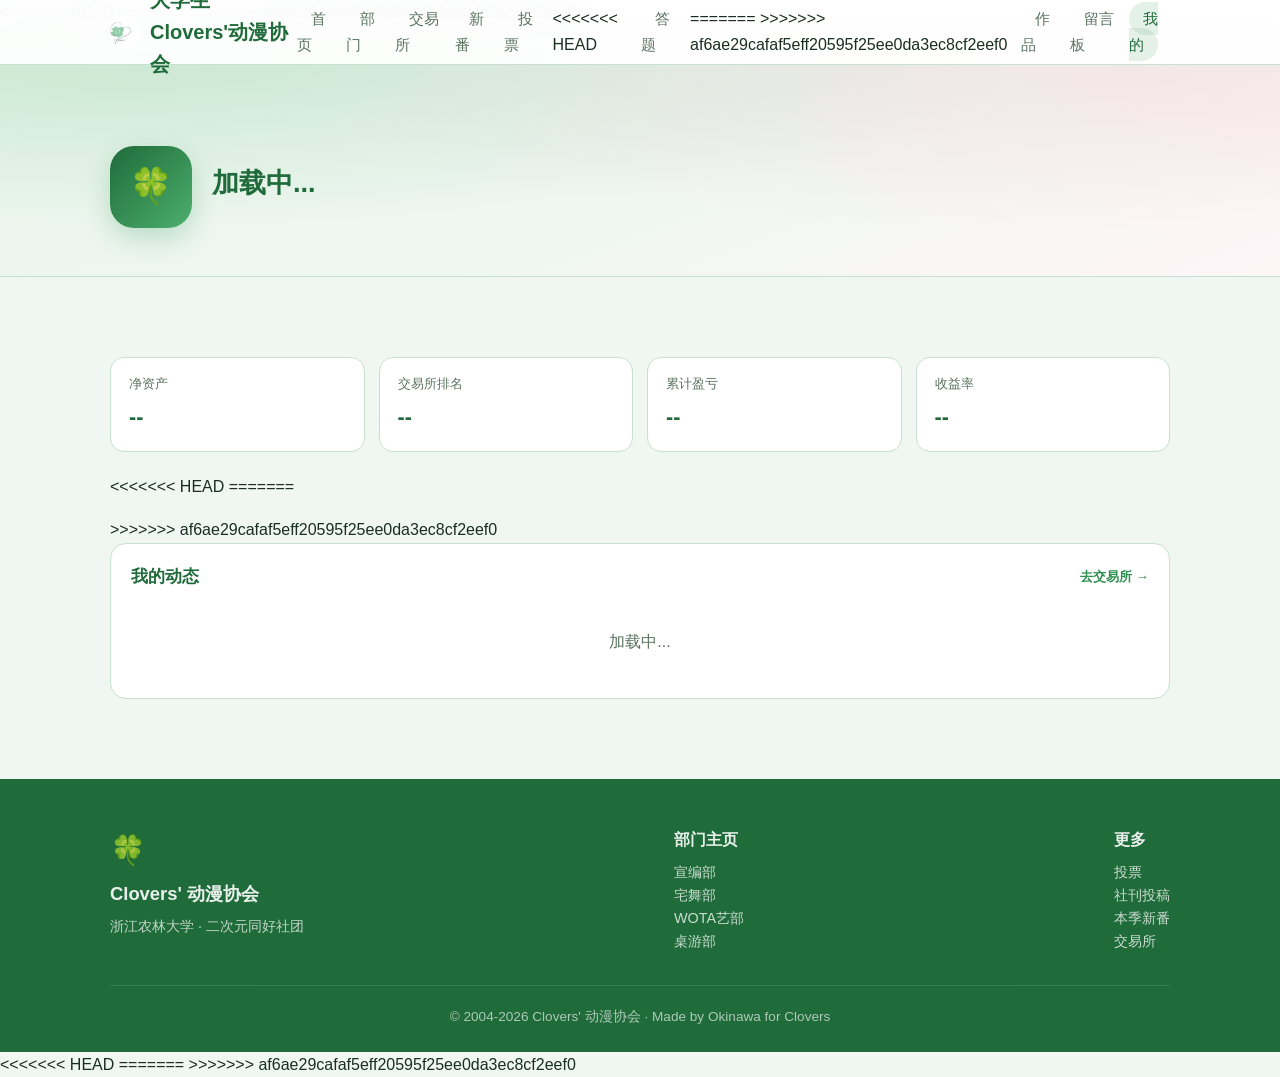
<file: profile.html>
<!DOCTYPE html>
<html lang="zh-CN">
<head>
  <meta charset="UTF-8" />
  <meta name="viewport" content="width=device-width, initial-scale=1.0" />
  <title>我的 | Clovers' 动漫协会</title>
<<<<<<< HEAD
  <meta name="description" content="Clovers 个人主页 - 热力值、农场、答题、持仓、留言、评论、投稿与投票。" />
=======
  <meta name="description" content="Clovers 个人主页 - 热力值、小游戏、持仓、留言、评论、投稿与投票。" />
>>>>>>> af6ae29cafaf5eff20595f25ee0da3ec8cf2eef0
  <link rel="stylesheet" href="css/style.css?v=20261031c" />
  <link rel="stylesheet" href="css/pages.css?v=20261031c" />
  <link rel="icon" href="data:image/svg+xml,<svg xmlns='http://www.w3.org/2000/svg' viewBox='0 0 100 100'><text y='.9em' font-size='90'>🍀</text></svg>" />
</head>
<body>
  <nav class="navbar" id="navbar">
    <div class="nav-container">
      <a href="index.html" class="logo">
        <span class="logo-icon">🍀</span>
        <span class="logo-text">大学生Clovers'动漫协会</span>
      </a>
      <ul class="nav-links" id="navLinks">
        <li><a href="index.html" class="nav-link">首页</a></li>
        <li><a href="index.html#departments" class="nav-link">部门</a></li>
        <li><a href="game.html" class="nav-link">交易所</a></li>
        <li><a href="anime.html" class="nav-link">新番</a></li>
        <li><a href="vote.html" class="nav-link">投票</a></li>
<<<<<<< HEAD
        <li><a href="quiz.html" class="nav-link">答题</a></li>
=======
>>>>>>> af6ae29cafaf5eff20595f25ee0da3ec8cf2eef0
        <li><a href="works.html" class="nav-link">作品</a></li>
        <li><a href="index.html#board" class="nav-link">留言板</a></li>
        <li><a href="profile.html" class="nav-link active" id="authNavBtn">我的</a></li>
      </ul>
      <button class="hamburger" id="hamburger" aria-label="菜单">
        <span></span><span></span><span></span>
      </button>
    </div>
  </nav>

  <header class="page-hero profile-hero">
    <div class="container">
      <div class="profile-top">
        <div class="profile-avatar" id="avatar">🍀</div>
        <div class="profile-id">
          <h1 id="nickname">加载中...</h1>
          <p class="profile-meta" id="meta"></p>
          <p class="profile-signature" id="signature"></p>
          <div class="dept-badges" id="deptBadges"></div>
        </div>
        <div class="profile-quick" id="profileQuick"></div>
      </div>
    </div>
  </header>

  <main class="section">
    <div class="container">
      <div class="stat-grid">
        <div class="stat-card"><span>净资产</span><strong id="statNet">--</strong></div>
        <div class="stat-card"><span>交易所排名</span><strong id="statRank">--</strong></div>
        <div class="stat-card"><span>累计盈亏</span><strong id="statProfit">--</strong></div>
        <div class="stat-card"><span>收益率</span><strong id="statPct">--</strong></div>
      </div>

      <div class="profile-note" id="publicNote" hidden>这是 TA 的公开主页，留言、评论、投稿和持仓只有本人可见。</div>

      <div class="me-tabs" id="meTabs" hidden>
        <button type="button" class="me-tab active" data-tab="overview">概览</button>
        <button type="button" class="me-tab" data-tab="positions">持仓与交易</button>
        <button type="button" class="me-tab" data-tab="posts">留言</button>
        <button type="button" class="me-tab" data-tab="comments">评论</button>
        <button type="button" class="me-tab" data-tab="subs">投稿</button>
        <button type="button" class="me-tab" data-tab="votes">投票</button>
        <button type="button" class="me-tab" data-tab="settings">设置</button>
      </div>

      <section class="panel" id="publicPanel" hidden>
        <div class="panel-head"><h2>最近动态</h2></div>
        <ul class="feed-list" id="publicFeed"><li class="feed-empty">加载中...</li></ul>
      </section>

      <div class="me-panels" id="mePanels">
        <section class="me-panel active" id="panel-overview">
<<<<<<< HEAD
=======
          <div class="game-stats" id="gameStats"></div>
>>>>>>> af6ae29cafaf5eff20595f25ee0da3ec8cf2eef0
          <section class="panel">
            <div class="panel-head">
              <h2>我的动态</h2>
              <a class="panel-link" href="game.html">去交易所 →</a>
            </div>
            <ul class="feed-list" id="feedList"><li class="feed-empty">加载中...</li></ul>
          </section>
        </section>

        <section class="me-panel" id="panel-positions">
          <div class="profile-grid">
            <section class="panel">
              <div class="panel-head"><h2>我的持仓</h2><a class="panel-link" href="game.html">去交易 →</a></div>
              <div id="positions"><p class="muted">加载中...</p></div>
            </section>
            <section class="panel">
              <div class="panel-head"><h2>交易记录</h2><span class="muted">最近 30 笔</span></div>
              <div id="history"><p class="muted">加载中...</p></div>
            </section>
          </div>
        </section>

        <section class="me-panel" id="panel-posts">
          <section class="panel">
            <div class="panel-head"><h2>历史留言</h2><a class="panel-link" href="index.html#board">去留言板 →</a></div>
            <div id="myPosts"><p class="muted">加载中...</p></div>
          </section>
        </section>

        <section class="me-panel" id="panel-comments">
          <section class="panel">
            <div class="panel-head"><h2>历史评论</h2><a class="panel-link" href="anime.html">去新番 →</a></div>
            <div id="myComments"><p class="muted">加载中...</p></div>
          </section>
        </section>

        <section class="me-panel" id="panel-subs">
          <section class="panel">
            <div class="panel-head">
              <h2>投稿稿件管理</h2>
              <div class="panel-actions">
                <button class="btn btn-outline btn-sm" id="allSubsBtn" type="button" hidden>查看全部投稿</button>
                <a class="btn btn-primary btn-sm" href="submit.html">去投稿</a>
              </div>
            </div>
            <div id="mySubs"><p class="muted">加载中...</p></div>
          </section>
        </section>

        <section class="me-panel" id="panel-votes">
          <section class="panel">
            <div class="panel-head"><h2>我参与的投票</h2><a class="panel-link" href="vote.html">去投票 →</a></div>
            <div id="myVotes"><p class="muted">加载中...</p></div>
          </section>
        </section>

        <section class="me-panel" id="panel-settings">
          <section class="panel" style="margin-bottom:18px;">
            <div class="panel-head"><h2>个人资料</h2></div>
            <form class="add-form" id="profileForm" style="max-width:520px;">
              <label>昵称<input id="setNickname" maxlength="16" required /></label>
              <label>签名（30 字以内）<input id="setSignature" maxlength="30" placeholder="一句话介绍自己" /></label>
              <div class="form-field">
                <span class="field-label">部门（可多选）</span>
                <div class="dept-checks">
                  <label><input type="checkbox" value="xuanbian" /> 宣编部</label>
                  <label><input type="checkbox" value="zhaiwu" /> 宅舞部</label>
                  <label><input type="checkbox" value="wota" /> WOTA艺部</label>
                  <label><input type="checkbox" value="zhuoyou" /> 桌游部</label>
                </div>
              </div>
              <button class="btn btn-primary btn-sm" type="submit">保存资料</button>
            </form>
          </section>

          <section class="panel" style="margin-bottom:18px;">
            <div class="panel-head"><h2>头像</h2></div>
            <div class="avatar-edit">
              <div class="profile-avatar small" id="avatarPreview">🍀</div>
              <div class="avatar-edit-main">
                <input type="file" id="avatarFile" accept="image/jpeg,image/png,image/webp,image/gif" />
                <button class="btn btn-outline btn-sm" type="button" id="avatarBtn">上传头像</button>
                <p class="muted small">JPG / PNG / WebP / GIF，2MB 以内；不设置时显示昵称第一个字。</p>
              </div>
            </div>
          </section>

          <section class="panel" id="superPanel" hidden style="margin-bottom:18px;">
            <div class="panel-head">
              <h2>管理员授权</h2>
              <span class="muted">仅系统管理员可见</span>
            </div>
            <div id="userAdminList"><p class="muted">加载中...</p></div>
          </section>

          <section class="panel">
            <div class="panel-head"><h2>修改密码</h2></div>
            <form class="add-form" id="pwdForm" style="max-width:420px;">
              <label>当前密码<input id="pwdCurrent" type="password" autocomplete="current-password" required /></label>
              <label>新密码<input id="pwdNew" type="password" autocomplete="new-password" minlength="6" required /></label>
              <label>确认新密码<input id="pwdNew2" type="password" autocomplete="new-password" minlength="6" required /></label>
              <button class="btn btn-primary btn-sm" type="submit">修改密码</button>
<<<<<<< HEAD
=======
              <p class="muted small">系统管理员账号请务必在这里改掉初始密码。</p>
>>>>>>> af6ae29cafaf5eff20595f25ee0da3ec8cf2eef0
            </form>
          </section>
        </section>
      </div>
    </div>
  </main>

  <footer class="footer">
    <div class="container">
      <div class="footer-content">
        <div class="footer-brand">
          <span class="logo-icon">🍀</span>
          <strong>Clovers' 动漫协会</strong>
          <p>浙江农林大学 · 二次元同好社团</p>
        </div>
        <div class="footer-links">
          <p>部门主页</p>
          <a href="xuanbian.html">宣编部</a>
          <a href="zhaiwu.html">宅舞部</a>
          <a href="wota.html">WOTA艺部</a>
          <a href="zhuoyou.html">桌游部</a>
        </div>
        <div class="footer-links">
          <p>更多</p>
          <a href="vote.html">投票</a>
          <a href="submit.html">社刊投稿</a>
          <a href="anime.html">本季新番</a>
          <a href="game.html">交易所</a>
        </div>
      </div>
      <p class="copyright">© 2004-2026 Clovers' 动漫协会 · Made by Okinawa for Clovers</p>
    </div>
  </footer>

  <div class="toast" id="toast"></div>
  <script src="js/common.js?v=20261031c"></script>
<<<<<<< HEAD
  <script src="js/profile.js?v=20261105b"></script>
=======
  <script src="js/profile.js?v=20261031c"></script>
>>>>>>> af6ae29cafaf5eff20595f25ee0da3ec8cf2eef0
</body>
</html>
</file>
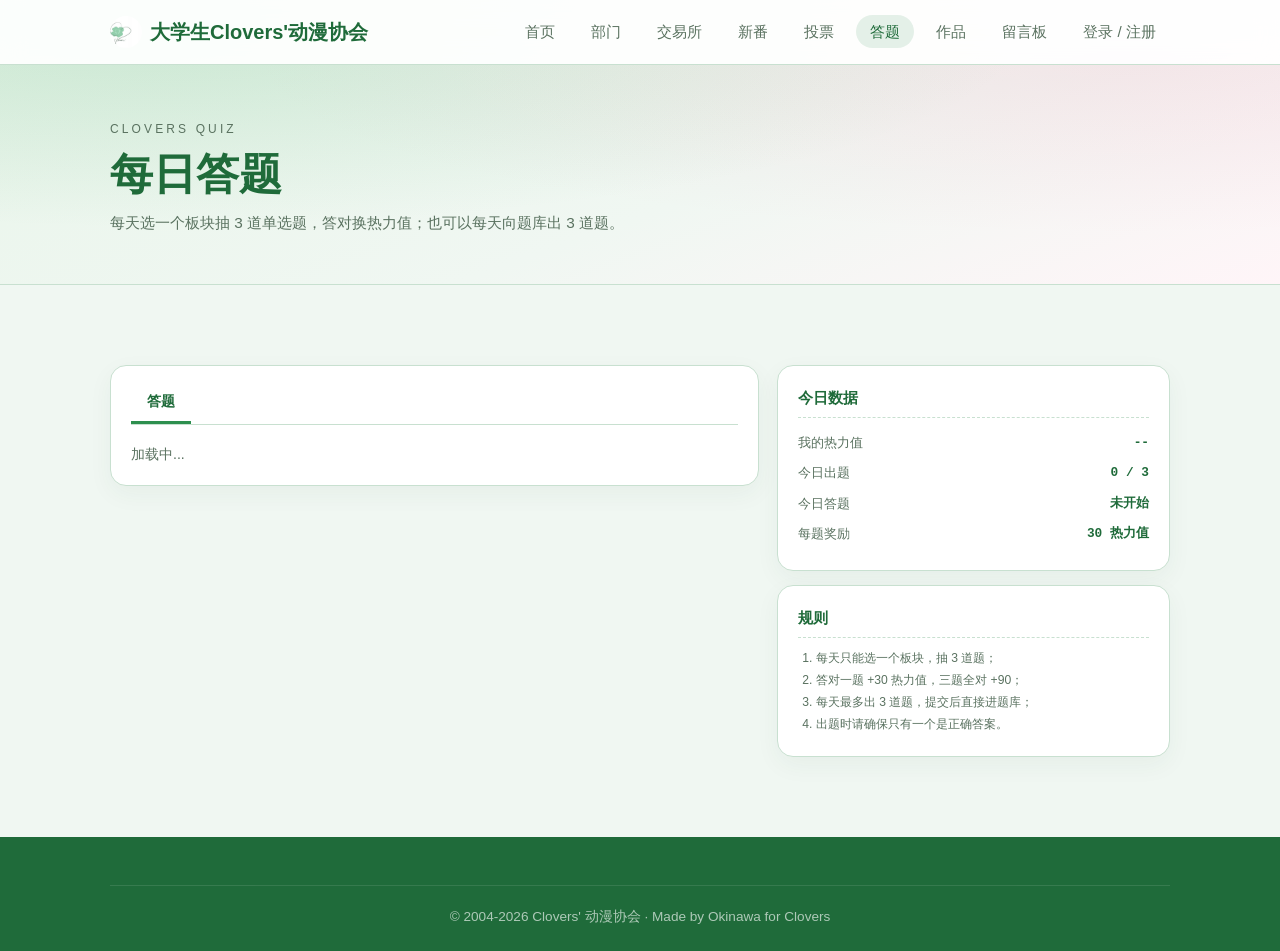
<file: quiz.html>
<!DOCTYPE html>
<html lang="zh-CN">
<head>
  <meta charset="UTF-8" />
  <meta name="viewport" content="width=device-width, initial-scale=1.0" />
  <title>每日答题 | Clovers' 动漫协会</title>
  <meta name="description" content="Clovers 每日答题：每天选一个板块抽三道动漫 / 游戏 / 其他题，答对换热力值；也可以每天出三道题。" />
  <link rel="stylesheet" href="css/style.css?v=20261105a" />
  <link rel="stylesheet" href="css/pages.css?v=20261105a" />
  <link rel="stylesheet" href="css/quiz.css?v=20261105b" />
  <link rel="icon" href="images/社团标志.jpg" />
</head>
<body>
  <nav class="navbar" id="navbar">
    <div class="nav-container">
      <a href="index.html" class="logo">
        <span class="logo-icon">🍀</span>
        <span class="logo-text">大学生Clovers'动漫协会</span>
      </a>
      <ul class="nav-links" id="navLinks">
        <li><a href="index.html" class="nav-link">首页</a></li>
        <li><a href="index.html#departments" class="nav-link">部门</a></li>
        <li><a href="game.html" class="nav-link">交易所</a></li>
        <li><a href="anime.html" class="nav-link">新番</a></li>
        <li><a href="vote.html" class="nav-link">投票</a></li>
        <li><a href="quiz.html" class="nav-link active">答题</a></li>
        <li><a href="works.html" class="nav-link">作品</a></li>
        <li><a href="index.html#board" class="nav-link">留言板</a></li>
        <li><a href="profile.html" class="nav-link" id="authNavBtn">我的</a></li>
      </ul>
      <button class="hamburger" id="hamburger" aria-label="菜单">
        <span></span><span></span><span></span>
      </button>
    </div>
  </nav>

  <header class="page-hero">
    <div class="container">
      <p class="kicker">CLOVERS QUIZ</p>
      <h1>每日答题</h1>
      <p class="hero-desc-sm">每天选一个板块抽 3 道单选题，答对换热力值；也可以每天向题库出 3 道题。</p>
    </div>
  </header>

  <main class="section">
    <div class="container">
      <div class="quiz-layout">
        <section class="quiz-main">
          <div class="quiz-tabs">
            <button type="button" class="quiz-tab active" data-qtab="answer">答题</button>
            <button type="button" class="quiz-tab" data-qtab="create" id="quizCreateTab" hidden>出题</button>
            <button type="button" class="quiz-tab" data-qtab="manage" id="quizManageTab" hidden>题库管理</button>
          </div>

          <section class="quiz-panel" id="quizAnswer">
            <div id="quizAnswerBody"><p class="muted">加载中...</p></div>
          </section>

          <section class="quiz-panel" id="quizCreate" hidden>
            <form class="add-form quiz-form" id="quizForm">
              <p class="quiz-intro">每天最多出 3 道题，4 个选项，标注一个正确答案。提交后会直接进入题库；当天出的题可以回来修改。</p>
              <label>板块
                <select id="quizCategory">
                  <option value="动漫">动漫</option>
                  <option value="游戏">游戏</option>
                  <option value="其他">其他</option>
                </select>
              </label>
              <label>题目
                <textarea id="quizQuestion" rows="3" maxlength="500" placeholder="例如：以下哪部动画的监督是新海诚？" required></textarea>
              </label>
              <div class="quiz-opts">
                <label>A<input id="quizOptA" maxlength="200" required /></label>
                <label>B<input id="quizOptB" maxlength="200" required /></label>
                <label>C<input id="quizOptC" maxlength="200" required /></label>
                <label>D<input id="quizOptD" maxlength="200" required /></label>
              </div>
              <label>正确答案
                <select id="quizCorrect">
                  <option value="A">A</option>
                  <option value="B">B</option>
                  <option value="C">C</option>
                  <option value="D">D</option>
                </select>
              </label>
              <div class="quiz-form-foot">
                <button class="btn btn-primary btn-sm" type="submit" id="quizSubmitBtn">加入题库</button>
                <span class="quiz-note" id="quizFormTip">今天还可以出 3 道</span>
              </div>
            </form>
            <div class="quiz-mine" id="quizMine"></div>
          </section>

          <section class="quiz-panel" id="quizManage" hidden>
            <div class="quiz-manage-tools">
              <select id="manageCategory">
                <option value="">全部板块</option>
                <option value="动漫">动漫</option>
                <option value="游戏">游戏</option>
                <option value="其他">其他</option>
              </select>
              <input id="manageSearch" type="search" placeholder="搜索题目..." maxlength="100" />
              <button type="button" class="quiz-btn ghost" id="manageReload">筛选</button>
            </div>
            <p class="quiz-note" id="manageCount"></p>
            <div id="quizManageList"><p class="muted">加载中...</p></div>
            <div class="quiz-pager" id="managePager"></div>
          </section>
        </section>

        <aside>
          <div class="quiz-side-card">
            <h3>今日数据</h3>
            <div class="quiz-side-row"><span>我的热力值</span><b id="quizHeat">--</b></div>
            <div class="quiz-side-row"><span>今日出题</span><b id="quizSubmitCount">0 / 3</b></div>
            <div class="quiz-side-row"><span>今日答题</span><b id="quizAnswered">未开始</b></div>
            <div class="quiz-side-row"><span>每题奖励</span><b id="quizReward">30 热力值</b></div>
          </div>
          <div class="quiz-side-card">
            <h3>规则</h3>
            <ol class="quiz-rules">
              <li>每天只能选一个板块，抽 3 道题；</li>
              <li>答对一题 +30 热力值，三题全对 +90；</li>
              <li>每天最多出 3 道题，提交后直接进题库；</li>
              <li>出题时请确保只有一个是正确答案。</li>
            </ol>
          </div>
        </aside>
      </div>
    </div>
  </main>

  <dialog class="quiz-dialog" id="quizEditDialog">
    <form class="add-form quiz-form" id="quizEditForm">
      <div class="quiz-dialog-head">
        <h3>修改题目 <span class="quiz-dialog-no" id="quizEditNumber"></span></h3>
        <button type="button" class="quiz-dialog-close" id="quizEditCancel" aria-label="关闭">×</button>
      </div>
      <label>板块
        <select id="quizEditCategory">
          <option value="动漫">动漫</option>
          <option value="游戏">游戏</option>
          <option value="其他">其他</option>
        </select>
      </label>
      <label>题目
        <textarea id="quizEditQuestion" rows="3" maxlength="500" required></textarea>
      </label>
      <div class="quiz-opts">
        <label>A<input id="quizEditOptA" maxlength="200" required /></label>
        <label>B<input id="quizEditOptB" maxlength="200" required /></label>
        <label>C<input id="quizEditOptC" maxlength="200" required /></label>
        <label>D<input id="quizEditOptD" maxlength="200" required /></label>
      </div>
      <label>正确答案
        <select id="quizEditCorrect">
          <option value="A">A</option>
          <option value="B">B</option>
          <option value="C">C</option>
          <option value="D">D</option>
        </select>
      </label>
      <div class="quiz-form-foot">
        <button class="btn btn-primary btn-sm" type="submit" id="quizEditSave">保存修改</button>
        <span class="quiz-note">管理员可改任意题；普通用户只能改当天自己出的题。</span>
      </div>
    </form>
  </dialog>

  <footer class="footer">
    <div class="container">
      <p class="copyright">© 2004-2026 Clovers' 动漫协会 · Made by Okinawa for Clovers</p>
    </div>
  </footer>

  <div class="toast" id="toast"></div>
  <script src="js/common.js?v=20261105a"></script>
  <script src="js/quiz.js?v=20261105c"></script>
</body>
</html>
</file>
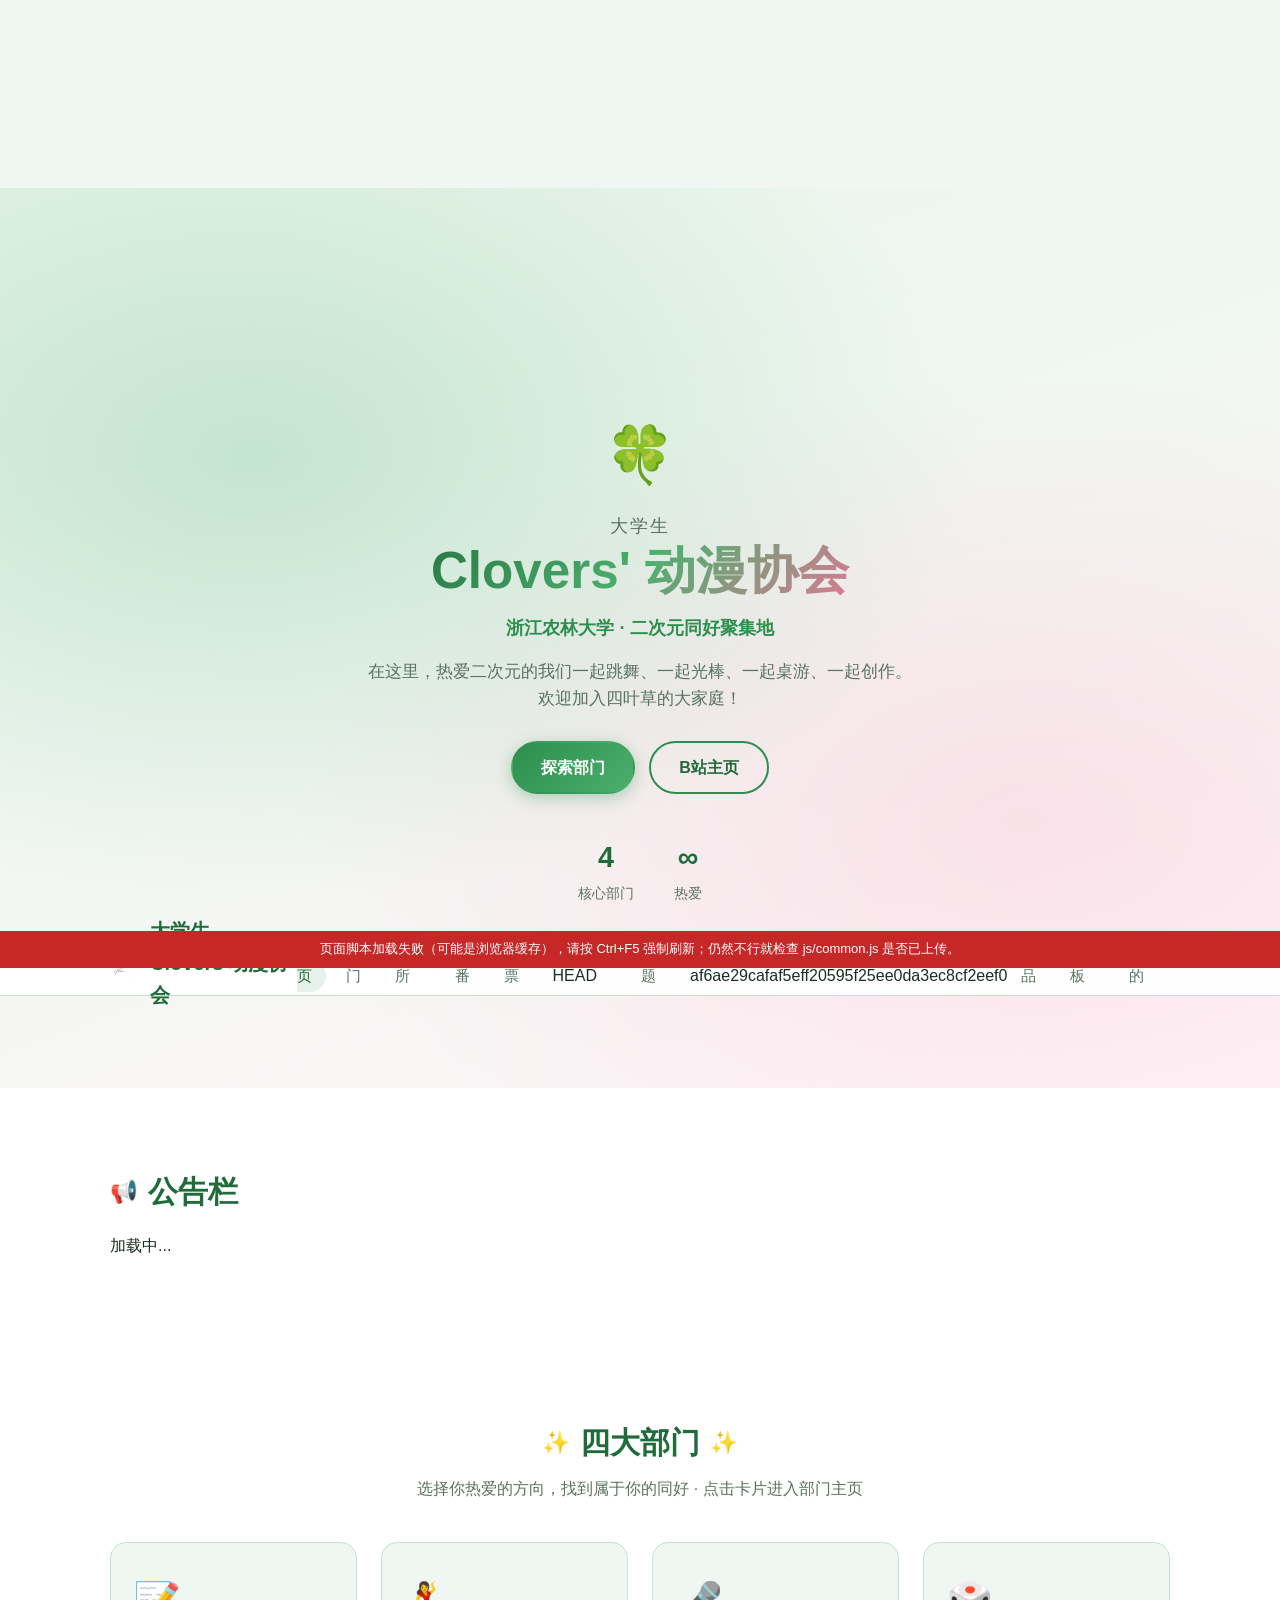
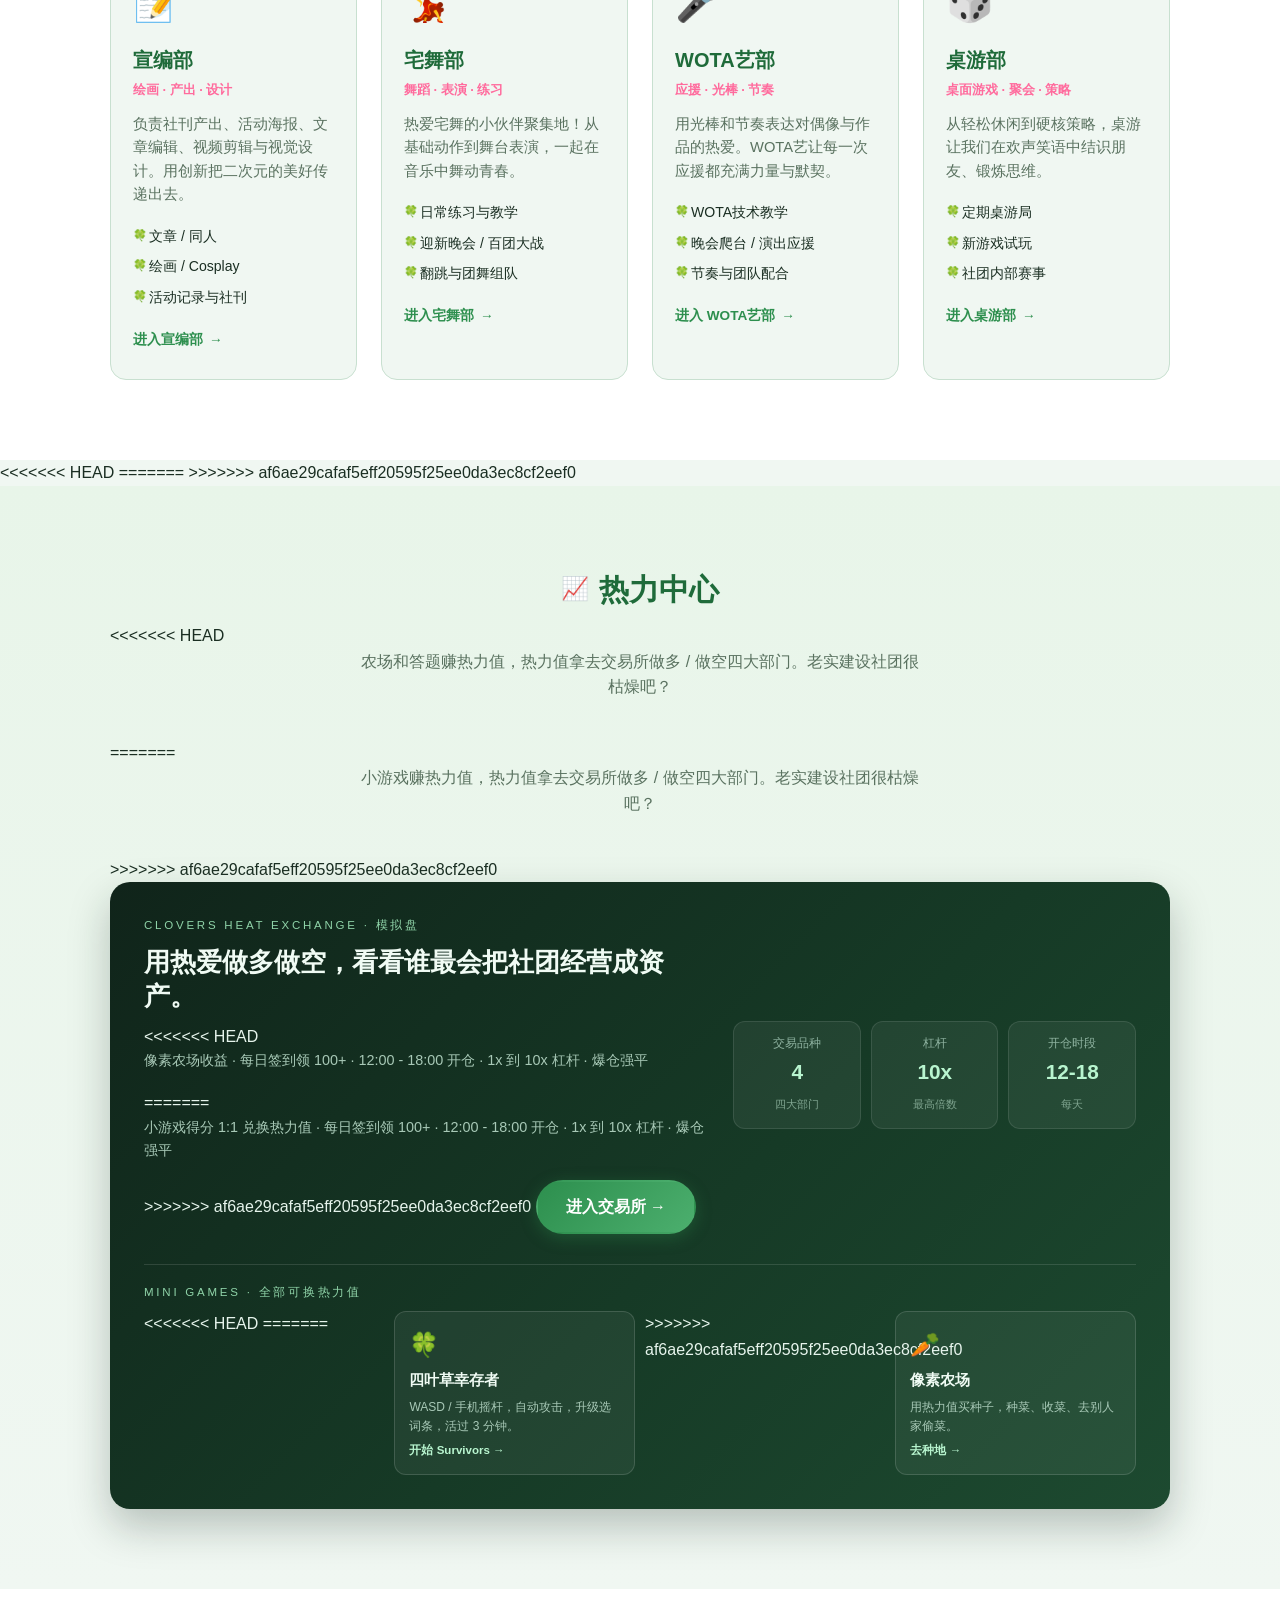
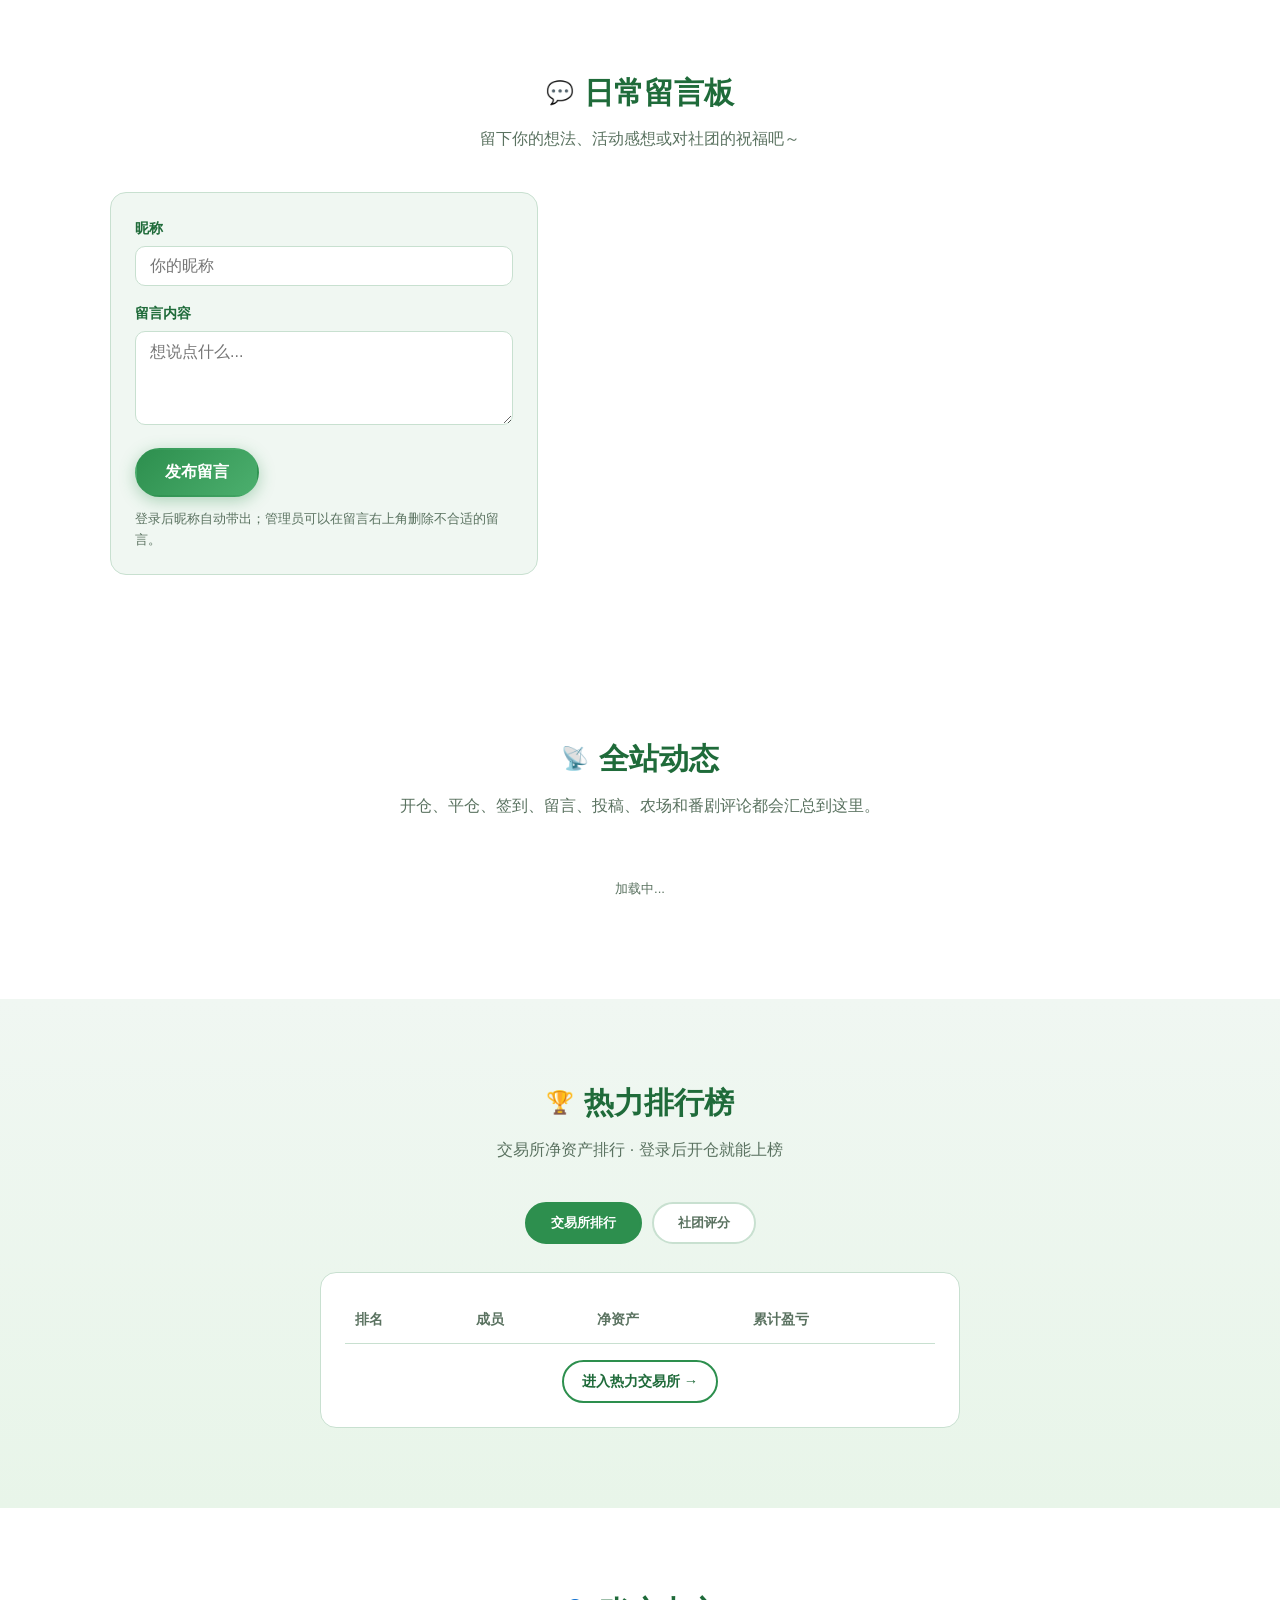
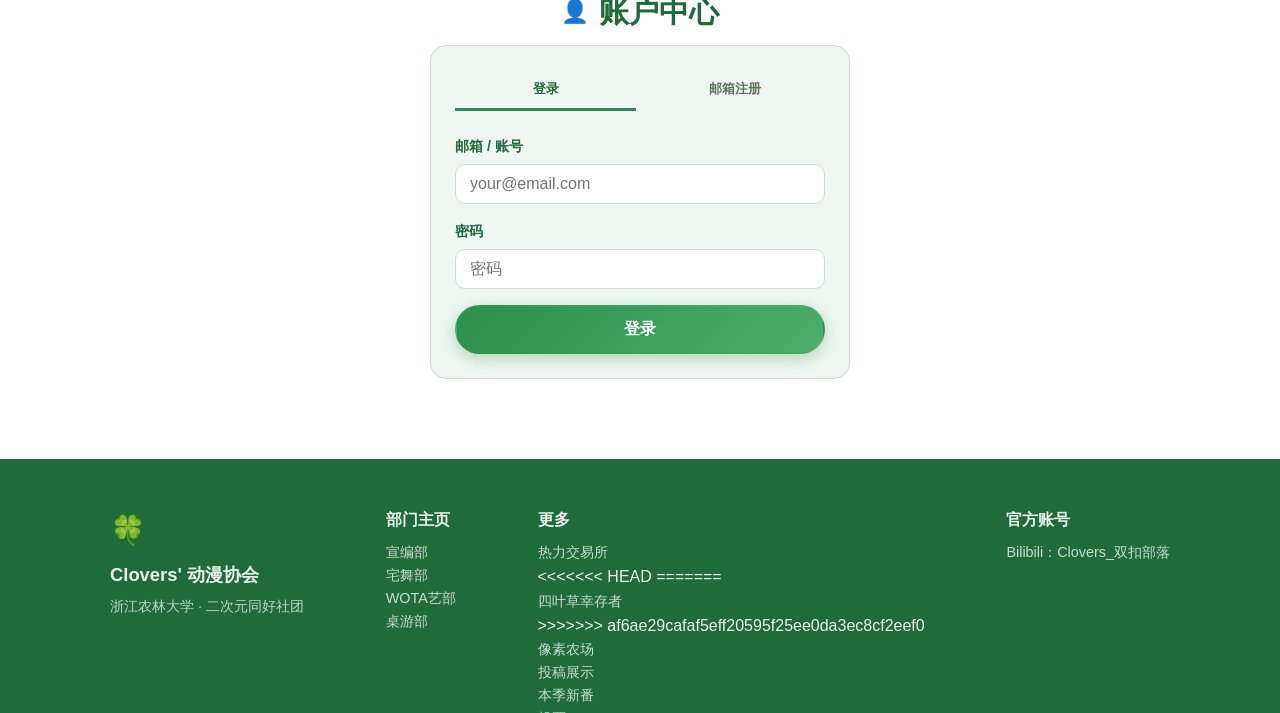
<file: submit.html>
<!DOCTYPE html>
<html lang="zh-CN">
<head>
  <meta charset="UTF-8" />
  <meta name="viewport" content="width=device-width, initial-scale=1.0" />
  <title>社刊投稿 | Clovers' 动漫协会</title>
  <meta name="description" content="Clovers' 动漫协会社刊投稿 - cosplay 摄影、文章、绘画插画与其他作品，上传文件投稿。" />
  <link rel="stylesheet" href="css/style.css?v=20261029a" />
  <link rel="stylesheet" href="css/pages.css?v=20261029a" />
  <link rel="icon" href="data:image/svg+xml,<svg xmlns='http://www.w3.org/2000/svg' viewBox='0 0 100 100'><text y='.9em' font-size='90'>🍀</text></svg>" />
</head>
<body>
  <nav class="navbar" id="navbar">
    <div class="nav-container">
      <a href="index.html" class="logo">
        <span class="logo-icon">🍀</span>
        <span class="logo-text">大学生Clovers'动漫协会</span>
      </a>
      <ul class="nav-links" id="navLinks">
        <li><a href="index.html" class="nav-link">首页</a></li>
        <li><a href="index.html#departments" class="nav-link">部门</a></li>
        <li><a href="game.html" class="nav-link">交易所</a></li>
        <li><a href="anime.html" class="nav-link">新番</a></li>
        <li><a href="vote.html" class="nav-link">投票</a></li>
<<<<<<< HEAD
        <li><a href="quiz.html" class="nav-link">答题</a></li>
=======
>>>>>>> af6ae29cafaf5eff20595f25ee0da3ec8cf2eef0
        <li><a href="works.html" class="nav-link">作品</a></li>
        <li><a href="index.html#board" class="nav-link">留言板</a></li>
        <li><a href="profile.html" class="nav-link" id="authNavBtn">我的</a></li>
      </ul>
      <button class="hamburger" id="hamburger" aria-label="菜单">
        <span></span><span></span><span></span>
      </button>
    </div>
  </nav>

  <header class="page-hero">
    <div class="container">
      <p class="kicker">CLOVERS ZINE</p>
      <h1>社刊投稿</h1>
      <p class="hero-desc-sm">接受 cosplay 摄影、文章、绘画插画和其他作品。上传文件后由管理员审核，通过后会收进今年的社刊。</p>
    </div>
  </header>

  <main class="section">
    <div class="container">
      <div class="submit-layout">
        <section class="panel">
          <div class="panel-head">
            <h2>投一篇稿子</h2>
            <a class="panel-link" href="profile.html">我的投稿 →</a>
          </div>
          <form id="submitForm" class="add-form" enctype="multipart/form-data">
            <label>标题<input id="subTitle" maxlength="160" required placeholder="给作品起个名字" /></label>
            <label>分类
              <select id="subCategory">
                <option value="cosplay摄影">cosplay 摄影</option>
                <option value="文章">文章 / 同人</option>
                <option value="绘画插画">绘画 / 插画</option>
                <option value="其他">其他</option>
              </select>
            </label>
            <label>作品说明（可选）<textarea id="subDesc" rows="3" maxlength="1000" placeholder="创作思路、使用的工具、想说的话……"></textarea></label>
            <label>文件
              <input id="subFile" type="file" required accept=".pdf,.doc,.docx,.txt,.md,.zip,.rar,.7z,.jpg,.jpeg,.png,.webp,.psd,.ai,.ppt,.pptx,.xls,.xlsx" />
            </label>
            <p class="muted small" id="subFileTip">支持 PDF / Word / 图片 / 压缩包等，单个文件不超过 20MB；文件会以随机名保存，只有你和管理员能下载。</p>
            <button class="btn btn-primary btn-sm" type="submit" id="subSubmitBtn">提交投稿</button>
          </form>
        </section>

        <section class="panel">
          <div class="panel-head">
            <h2>我的投稿</h2>
            <span class="muted" id="subCount"></span>
          </div>
          <div id="mySubs"><p class="muted">加载中...</p></div>
        </section>
      </div>
    </div>
  </main>

  <footer class="footer">
    <div class="container">
      <div class="footer-content">
        <div class="footer-brand">
          <span class="logo-icon">🍀</span>
          <strong>Clovers' 动漫协会</strong>
          <p>浙江农林大学 · 二次元同好社团</p>
        </div>
        <div class="footer-links">
          <p>部门主页</p>
          <a href="xuanbian.html">宣编部</a>
          <a href="zhaiwu.html">宅舞部</a>
          <a href="wota.html">WOTA艺部</a>
          <a href="zhuoyou.html">桌游部</a>
        </div>
        <div class="footer-links">
          <p>更多</p>
          <a href="vote.html">投票</a>
          <a href="submit.html">社刊投稿</a>
          <a href="anime.html">本季新番</a>
          <a href="profile.html">我的</a>
        </div>
      </div>
      <p class="copyright">© 2004-2026 Clovers' 动漫协会 · Made by Okinawa for Clovers</p>
    </div>
  </footer>

  <div class="toast" id="toast"></div>
  <script src="js/common.js?v=20261029a"></script>
  <script src="js/submit.js?v=20261029a"></script>
</body>
</html>
</file>
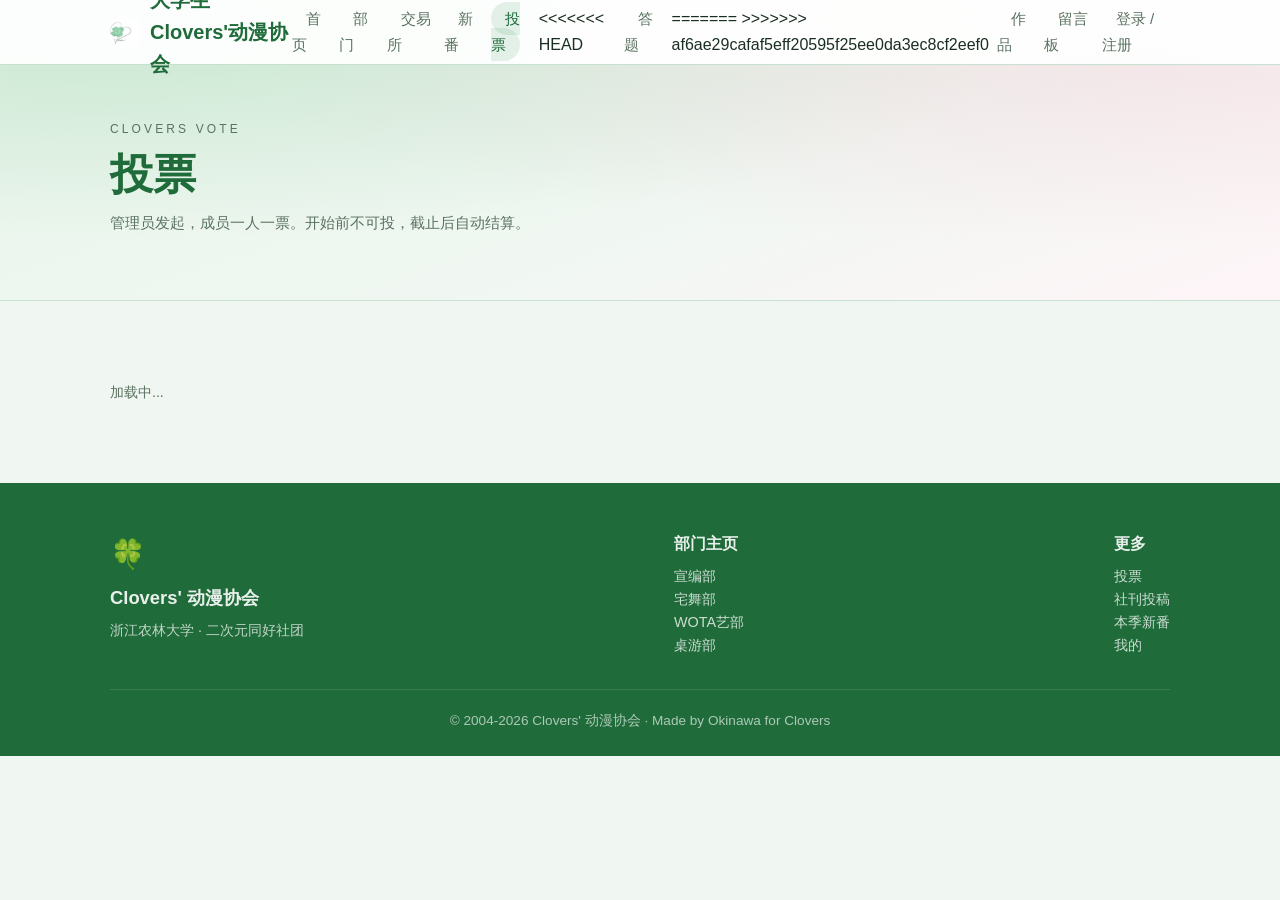
<file: vote.html>
<!DOCTYPE html>
<html lang="zh-CN">
<head>
  <meta charset="UTF-8" />
  <meta name="viewport" content="width=device-width, initial-scale=1.0" />
  <title>投票 | Clovers' 动漫协会</title>
  <meta name="description" content="Clovers' 动漫协会投票 - 管理员发起，成员一人一票，实时统计。" />
  <link rel="stylesheet" href="css/style.css?v=20261029a" />
  <link rel="stylesheet" href="css/pages.css?v=20261029a" />
  <link rel="icon" href="data:image/svg+xml,<svg xmlns='http://www.w3.org/2000/svg' viewBox='0 0 100 100'><text y='.9em' font-size='90'>🍀</text></svg>" />
</head>
<body>
  <nav class="navbar" id="navbar">
    <div class="nav-container">
      <a href="index.html" class="logo">
        <span class="logo-icon">🍀</span>
        <span class="logo-text">大学生Clovers'动漫协会</span>
      </a>
      <ul class="nav-links" id="navLinks">
        <li><a href="index.html" class="nav-link">首页</a></li>
        <li><a href="index.html#departments" class="nav-link">部门</a></li>
        <li><a href="game.html" class="nav-link">交易所</a></li>
        <li><a href="anime.html" class="nav-link">新番</a></li>
        <li><a href="vote.html" class="nav-link active">投票</a></li>
<<<<<<< HEAD
        <li><a href="quiz.html" class="nav-link">答题</a></li>
=======
>>>>>>> af6ae29cafaf5eff20595f25ee0da3ec8cf2eef0
        <li><a href="works.html" class="nav-link">作品</a></li>
        <li><a href="index.html#board" class="nav-link">留言板</a></li>
        <li><a href="profile.html" class="nav-link" id="authNavBtn">我的</a></li>
      </ul>
      <button class="hamburger" id="hamburger" aria-label="菜单">
        <span></span><span></span><span></span>
      </button>
    </div>
  </nav>

  <header class="page-hero">
    <div class="container">
      <p class="kicker">CLOVERS VOTE</p>
      <h1>投票</h1>
      <p class="hero-desc-sm">管理员发起，成员一人一票。开始前不可投，截止后自动结算。</p>
      <div class="vote-actions">
        <button class="btn btn-primary btn-sm" id="newPollBtn" type="button" hidden>发起投票</button>
      </div>
    </div>
  </header>

  <main class="section">
    <div class="container">
      <div id="pollList">
        <p class="muted">加载中...</p>
      </div>
    </div>
  </main>

  <!-- 发起投票 -->
  <div class="modal-mask" id="pollModal">
    <div class="modal-box">
      <button class="modal-close" id="pollClose" type="button" aria-label="关闭">×</button>
      <h3>发起投票</h3>
      <form class="add-form" id="pollForm">
        <label>标题<input id="pollTitle" maxlength="160" required /></label>
        <label>说明（可选）<input id="pollDesc" maxlength="500" /></label>
        <label>选项（一行一个，2-10 个）<textarea id="pollOptions" rows="5" placeholder="选项一&#10;选项二&#10;选项三" required></textarea></label>
        <label>开始时间<input id="pollStart" type="datetime-local" /></label>
        <label>截止时间<input id="pollEnd" type="datetime-local" /></label>
        <button class="btn btn-primary btn-sm" type="submit">创建投票</button>
      </form>
    </div>
  </div>

  <footer class="footer">
    <div class="container">
      <div class="footer-content">
        <div class="footer-brand">
          <span class="logo-icon">🍀</span>
          <strong>Clovers' 动漫协会</strong>
          <p>浙江农林大学 · 二次元同好社团</p>
        </div>
        <div class="footer-links">
          <p>部门主页</p>
          <a href="xuanbian.html">宣编部</a>
          <a href="zhaiwu.html">宅舞部</a>
          <a href="wota.html">WOTA艺部</a>
          <a href="zhuoyou.html">桌游部</a>
        </div>
        <div class="footer-links">
          <p>更多</p>
          <a href="vote.html">投票</a>
          <a href="submit.html">社刊投稿</a>
          <a href="anime.html">本季新番</a>
          <a href="profile.html">我的</a>
        </div>
      </div>
      <p class="copyright">© 2004-2026 Clovers' 动漫协会 · Made by Okinawa for Clovers</p>
    </div>
  </footer>

  <div class="toast" id="toast"></div>
  <script src="js/common.js?v=20261029a"></script>
  <script src="js/vote.js?v=20261029a"></script>
</body>
</html>
</file>
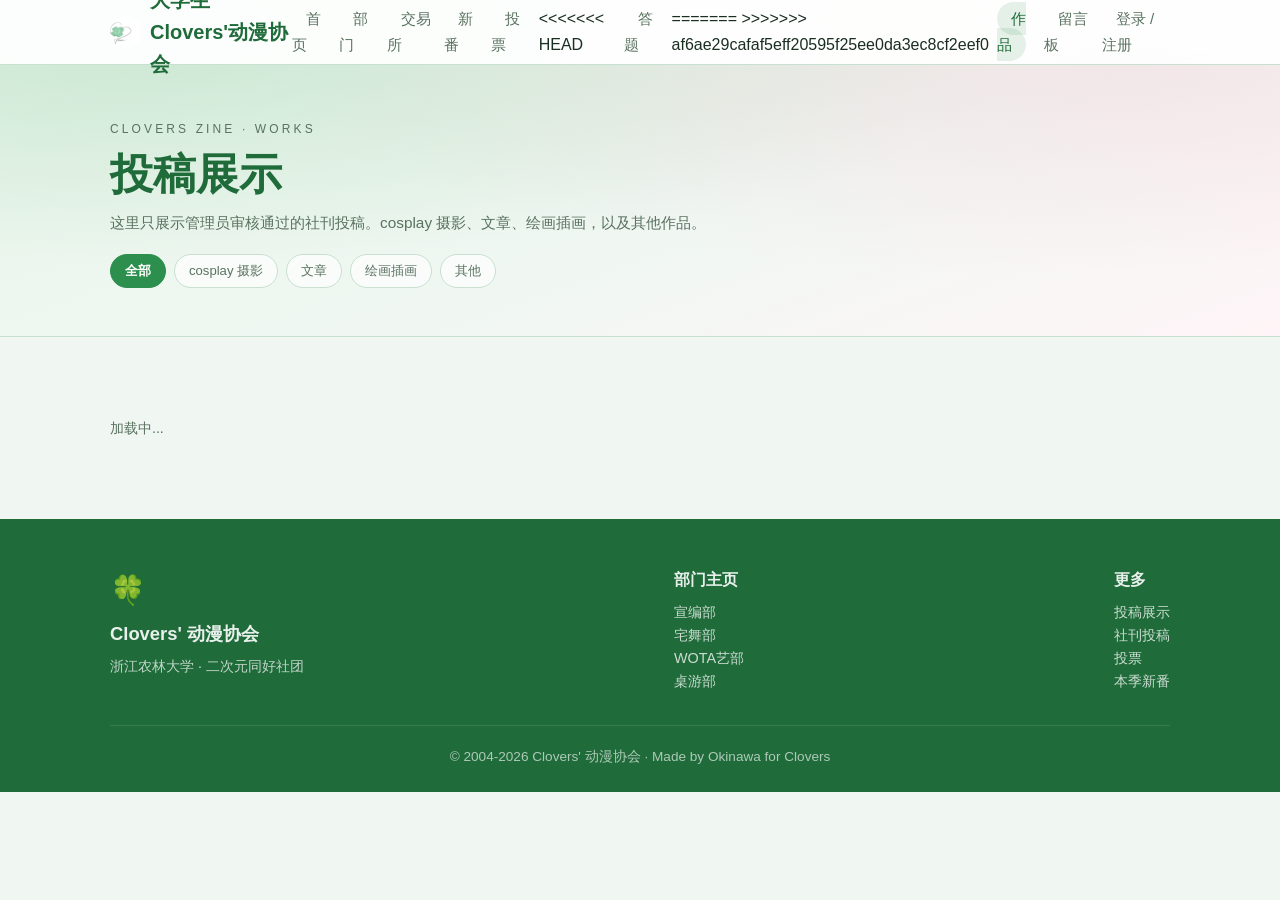
<file: works.html>
<!DOCTYPE html>
<html lang="zh-CN">
<head>
  <meta charset="UTF-8" />
  <meta name="viewport" content="width=device-width, initial-scale=1.0" />
  <title>投稿展示 | Clovers' 动漫协会</title>
  <meta name="description" content="Clovers 社刊投稿展示 - 管理员审核通过的 cosplay 摄影、文章、绘画插画与其他作品。" />
  <link rel="stylesheet" href="css/style.css?v=20261030a" />
  <link rel="stylesheet" href="css/pages.css?v=20261030a" />
  <link rel="icon" href="data:image/svg+xml,<svg xmlns='http://www.w3.org/2000/svg' viewBox='0 0 100 100'><text y='.9em' font-size='90'>🍀</text></svg>" />
</head>
<body>
  <nav class="navbar" id="navbar">
    <div class="nav-container">
      <a href="index.html" class="logo">
        <span class="logo-icon">🍀</span>
        <span class="logo-text">大学生Clovers'动漫协会</span>
      </a>
      <ul class="nav-links" id="navLinks">
        <li><a href="index.html" class="nav-link">首页</a></li>
        <li><a href="index.html#departments" class="nav-link">部门</a></li>
        <li><a href="game.html" class="nav-link">交易所</a></li>
        <li><a href="anime.html" class="nav-link">新番</a></li>
        <li><a href="vote.html" class="nav-link">投票</a></li>
<<<<<<< HEAD
        <li><a href="quiz.html" class="nav-link">答题</a></li>
=======
>>>>>>> af6ae29cafaf5eff20595f25ee0da3ec8cf2eef0
        <li><a href="works.html" class="nav-link active">作品</a></li>
        <li><a href="index.html#board" class="nav-link">留言板</a></li>
        <li><a href="profile.html" class="nav-link" id="authNavBtn">我的</a></li>
      </ul>
      <button class="hamburger" id="hamburger" aria-label="菜单">
        <span></span><span></span><span></span>
      </button>
    </div>
  </nav>

  <header class="page-hero">
    <div class="container">
      <p class="kicker">CLOVERS ZINE · WORKS</p>
      <h1>投稿展示</h1>
      <p class="hero-desc-sm">这里只展示管理员审核通过的社刊投稿。cosplay 摄影、文章、绘画插画，以及其他作品。</p>
      <div class="work-filters" id="workFilters">
        <button type="button" class="season-tab active" data-cat="">全部</button>
        <button type="button" class="season-tab" data-cat="cosplay摄影">cosplay 摄影</button>
        <button type="button" class="season-tab" data-cat="文章">文章</button>
        <button type="button" class="season-tab" data-cat="绘画插画">绘画插画</button>
        <button type="button" class="season-tab" data-cat="其他">其他</button>
      </div>
    </div>
  </header>

  <main class="section">
    <div class="container">
      <div class="works-grid" id="worksGrid">
        <p class="muted">加载中...</p>
      </div>
    </div>
  </main>

  <footer class="footer">
    <div class="container">
      <div class="footer-content">
        <div class="footer-brand">
          <span class="logo-icon">🍀</span>
          <strong>Clovers' 动漫协会</strong>
          <p>浙江农林大学 · 二次元同好社团</p>
        </div>
        <div class="footer-links">
          <p>部门主页</p>
          <a href="xuanbian.html">宣编部</a>
          <a href="zhaiwu.html">宅舞部</a>
          <a href="wota.html">WOTA艺部</a>
          <a href="zhuoyou.html">桌游部</a>
        </div>
        <div class="footer-links">
          <p>更多</p>
          <a href="works.html">投稿展示</a>
          <a href="submit.html">社刊投稿</a>
          <a href="vote.html">投票</a>
          <a href="anime.html">本季新番</a>
        </div>
      </div>
      <p class="copyright">© 2004-2026 Clovers' 动漫协会 · Made by Okinawa for Clovers</p>
    </div>
  </footer>

  <div class="toast" id="toast"></div>
  <script src="js/common.js?v=20261030a"></script>
  <script src="js/works.js?v=20261030a"></script>
</body>
</html>
</file>
<file: css/style.css>
/* ===== Clovers' 动漫协会 官网样式 ===== */
:root {
  --primary: #2d8f4e;
  --primary-dark: #1f6b3a;
  --primary-light: #4caf6e;
  --accent: #ff6b9d;
  --accent-soft: #ffb3c9;
  --bg: #f0f7f2;
  --bg-card: #ffffff;
  --text: #1a2e22;
  --text-muted: #5a7260;
  --border: #c8e0d0;
  --shadow: 0 8px 30px rgba(45, 143, 78, 0.12);
  --radius: 16px;
  --font: "Segoe UI", "PingFang SC", "Microsoft YaHei", sans-serif;
}

* {
  margin: 0;
  padding: 0;
  box-sizing: border-box;
}

[hidden] {
  display: none !important;
}

html {
  scroll-behavior: smooth;
}

body {
  font-family: var(--font);
  background: var(--bg);
  color: var(--text);
  line-height: 1.6;
  overflow-x: hidden;
}

a {
  text-decoration: none;
  color: inherit;
}

.container {
  max-width: 1100px;
  margin: 0 auto;
  padding: 0 20px;
}

/* ===== 导航 ===== */
.navbar {
  position: fixed;
  top: 0;
  left: 0;
  right: 0;
  z-index: 1000;
  background: rgba(255, 255, 255, 0.92);
  backdrop-filter: blur(12px);
  border-bottom: 1px solid var(--border);
  transition: box-shadow 0.3s;
}

.navbar.scrolled {
  box-shadow: var(--shadow);
}

.nav-container {
  max-width: 1100px;
  margin: 0 auto;
  padding: 0 20px;
  height: 64px;
  display: flex;
  align-items: center;
  justify-content: space-between;
}

.logo {
  display: flex;
  align-items: center;
  gap: 8px;
  font-weight: 700;
  font-size: 1.25rem;
  color: var(--primary-dark);
}

.logo-icon {
  font-size: 1.5rem;
}

.nav-links {
  display: flex;
  list-style: none;
  gap: 8px;
}

.nav-link {
  padding: 8px 14px;
  border-radius: 999px;
  font-size: 0.95rem;
  color: var(--text-muted);
  transition: all 0.2s;
}

.nav-link:hover,
.nav-link.active {
  background: rgba(45, 143, 78, 0.12);
  color: var(--primary-dark);
}

.hamburger {
  display: none;
  flex-direction: column;
  gap: 5px;
  background: none;
  border: none;
  cursor: pointer;
  padding: 4px;
}

.hamburger span {
  width: 24px;
  height: 2px;
  background: var(--primary-dark);
  border-radius: 2px;
  transition: 0.3s;
}

/* ===== Hero ===== */
.hero {
  min-height: 100vh;
  display: flex;
  align-items: center;
  justify-content: center;
  position: relative;
  padding: 100px 20px 60px;
  overflow: hidden;
}

.hero-bg {
  position: absolute;
  inset: 0;
  background:
    radial-gradient(ellipse at 20% 30%, rgba(76, 175, 110, 0.25) 0%, transparent 50%),
    radial-gradient(ellipse at 80% 70%, rgba(255, 107, 157, 0.15) 0%, transparent 50%),
    linear-gradient(160deg, #e8f5e9 0%, #f0f7f2 40%, #fff5f8 100%);
  z-index: 0;
}

.hero-content {
  position: relative;
  z-index: 1;
  text-align: center;
  max-width: 720px;
}

.clover-float {
  font-size: 3.5rem;
  animation: float 3s ease-in-out infinite;
  margin-bottom: 12px;
}

@keyframes float {
  0%, 100% { transform: translateY(0); }
  50% { transform: translateY(-12px); }
}

.hero-title {
  margin-bottom: 12px;
}

.title-line {
  display: block;
  font-size: 1.1rem;
  color: var(--text-muted);
  font-weight: 500;
  letter-spacing: 0.1em;
}

.title-main {
  display: block;
  font-size: clamp(2rem, 6vw, 3.2rem);
  font-weight: 800;
  background: linear-gradient(135deg, var(--primary-dark), var(--primary-light), var(--accent));
  -webkit-background-clip: text;
  -webkit-text-fill-color: transparent;
  background-clip: text;
  line-height: 1.2;
}

.hero-subtitle {
  font-size: 1.15rem;
  color: var(--primary);
  font-weight: 600;
  margin-bottom: 16px;
}

.hero-desc {
  color: var(--text-muted);
  margin-bottom: 28px;
  font-size: 1.05rem;
}

.hero-btns {
  display: flex;
  gap: 14px;
  justify-content: center;
  flex-wrap: wrap;
  margin-bottom: 40px;
}

.btn {
  display: inline-flex;
  align-items: center;
  justify-content: center;
  padding: 12px 28px;
  border-radius: 999px;
  font-weight: 600;
  font-size: 1rem;
  border: 2px solid transparent;
  cursor: pointer;
  transition: all 0.25s;
}

.btn-primary {
  background: linear-gradient(135deg, var(--primary), var(--primary-light));
  color: #fff;
  box-shadow: 0 4px 16px rgba(45, 143, 78, 0.35);
}

.btn-primary:hover {
  transform: translateY(-2px);
  box-shadow: 0 6px 22px rgba(45, 143, 78, 0.45);
}

.btn-outline {
  background: transparent;
  border-color: var(--primary);
  color: var(--primary-dark);
}

.btn-outline:hover {
  background: rgba(45, 143, 78, 0.1);
}

.btn-block {
  width: 100%;
}

.btn-sm {
  padding: 8px 18px;
  font-size: 0.9rem;
}

.hero-stats {
  display: flex;
  justify-content: center;
  gap: 40px;
  flex-wrap: wrap;
}

.stat-item {
  text-align: center;
}

.stat-num {
  display: block;
  font-size: 1.8rem;
  font-weight: 800;
  color: var(--primary-dark);
}

.stat-label {
  font-size: 0.85rem;
  color: var(--text-muted);
}

/* ===== 通用 Section ===== */
.section {
  padding: 80px 0;
}

.section-title {
  text-align: center;
  font-size: 1.85rem;
  font-weight: 700;
  color: var(--primary-dark);
  margin-bottom: 10px;
  display: flex;
  align-items: center;
  justify-content: center;
  gap: 10px;
}

.title-icon {
  font-size: 1.4rem;
}

.section-desc {
  text-align: center;
  color: var(--text-muted);
  margin-bottom: 40px;
  max-width: 560px;
  margin-left: auto;
  margin-right: auto;
}

/* ===== 部门 ===== */
.departments {
  background: #fff;
}

.dept-grid {
  display: grid;
  grid-template-columns: repeat(auto-fit, minmax(240px, 1fr));
  gap: 24px;
}

.dept-card {
  background: var(--bg);
  border-radius: var(--radius);
  padding: 28px 22px;
  border: 1px solid var(--border);
  transition: all 0.3s;
  position: relative;
  overflow: hidden;
}

.dept-card::before {
  content: "";
  position: absolute;
  top: 0;
  left: 0;
  right: 0;
  height: 4px;
  background: linear-gradient(90deg, var(--primary), var(--accent));
  opacity: 0;
  transition: opacity 0.3s;
}

.dept-card:hover {
  transform: translateY(-6px);
  box-shadow: var(--shadow);
}

.dept-card:hover::before {
  opacity: 1;
}

.dept-icon {
  font-size: 2.4rem;
  margin-bottom: 12px;
}

.dept-card h3 {
  font-size: 1.25rem;
  color: var(--primary-dark);
  margin-bottom: 4px;
}

.dept-tag {
  font-size: 0.8rem;
  color: var(--accent);
  font-weight: 600;
  margin-bottom: 12px;
}

.dept-desc {
  font-size: 0.92rem;
  color: var(--text-muted);
  margin-bottom: 14px;
}

.dept-list {
  list-style: none;
  font-size: 0.88rem;
  color: var(--text);
}

.dept-list li {
  padding: 4px 0;
  padding-left: 16px;
  position: relative;
}

.dept-list li::before {
  content: "🍀";
  position: absolute;
  left: 0;
  font-size: 0.7rem;
  top: 6px;
}

/* ===== 小游戏 ===== */
.game-section {
  background: linear-gradient(180deg, #e8f5e9 0%, var(--bg) 100%);
}

.game-wrapper {
  max-width: 520px;
  margin: 0 auto;
}

.game-info {
  display: flex;
  justify-content: space-between;
  margin-bottom: 16px;
  gap: 12px;
}

.game-info > div {
  flex: 1;
  background: #fff;
  border-radius: 12px;
  padding: 12px;
  text-align: center;
  border: 1px solid var(--border);
}

.game-info span {
  display: block;
  font-size: 0.8rem;
  color: var(--text-muted);
}

.game-info strong {
  font-size: 1.4rem;
  color: var(--primary-dark);
}

.game-area {
  position: relative;
  height: 360px;
  background: linear-gradient(180deg, #c8e6c9 0%, #a5d6a7 100%);
  border-radius: var(--radius);
  border: 3px solid var(--primary);
  overflow: hidden;
  cursor: crosshair;
}

.game-start-overlay {
  position: absolute;
  inset: 0;
  background: rgba(255, 255, 255, 0.85);
  display: flex;
  flex-direction: column;
  align-items: center;
  justify-content: center;
  gap: 12px;
  z-index: 10;
}

.game-hint {
  font-size: 0.9rem;
  color: var(--text-muted);
}

.game-item {
  position: absolute;
  font-size: 2rem;
  cursor: pointer;
  user-select: none;
  transition: transform 0.1s;
  z-index: 5;
  animation: popIn 0.25s ease;
}

.game-item:hover {
  transform: scale(1.15);
}

.game-item.bad {
  filter: grayscale(0.3);
}

@keyframes popIn {
  from { transform: scale(0); opacity: 0; }
  to { transform: scale(1); opacity: 1; }
}

.game-tip {
  text-align: center;
  margin-top: 14px;
  font-size: 0.9rem;
  color: var(--text-muted);
}

/* ===== 留言板 ===== */
.board-section {
  background: #fff;
}

.board-layout {
  display: grid;
  grid-template-columns: 1fr 1.4fr;
  gap: 32px;
  align-items: start;
}

@media (max-width: 768px) {
  .board-layout {
    grid-template-columns: 1fr;
  }
}

.message-form,
.auth-box {
  background: var(--bg);
  border-radius: var(--radius);
  padding: 24px;
  border: 1px solid var(--border);
}

.form-group {
  margin-bottom: 16px;
}

.form-group label {
  display: block;
  font-size: 0.9rem;
  font-weight: 600;
  margin-bottom: 6px;
  color: var(--primary-dark);
}

.form-group input,
.form-group textarea {
  width: 100%;
  padding: 10px 14px;
  border: 1px solid var(--border);
  border-radius: 10px;
  font-size: 1rem;
  font-family: inherit;
  background: #fff;
  transition: border-color 0.2s;
}

.form-group input:focus,
.form-group textarea:focus {
  outline: none;
  border-color: var(--primary);
  box-shadow: 0 0 0 3px rgba(45, 143, 78, 0.15);
}

.form-note {
  font-size: 0.8rem;
  color: var(--text-muted);
  margin-top: 12px;
}

.code-row {
  display: flex;
  gap: 10px;
  align-items: center;
}

.code-row input {
  flex: 1;
}

.code-row .btn {
  white-space: nowrap;
  flex-shrink: 0;
}

.code-row .btn:disabled {
  opacity: 0.6;
  cursor: not-allowed;
}

.message-list {
  display: flex;
  flex-direction: column;
  gap: 14px;
  max-height: 480px;
  overflow-y: auto;
}

.message-card {
  background: var(--bg);
  border-radius: 12px;
  padding: 16px;
  border: 1px solid var(--border);
  animation: fadeIn 0.3s ease;
}

@keyframes fadeIn {
  from { opacity: 0; transform: translateY(8px); }
  to { opacity: 1; transform: translateY(0); }
}

.msg-header {
  display: flex;
  justify-content: space-between;
  align-items: center;
  margin-bottom: 8px;
}

.msg-name {
  font-weight: 700;
  color: var(--primary-dark);
}

.msg-time {
  font-size: 0.8rem;
  color: var(--text-muted);
}

.msg-content {
  font-size: 0.95rem;
  color: var(--text);
  word-break: break-word;
}

.msg-empty {
  text-align: center;
  color: var(--text-muted);
  padding: 40px 20px;
}

/* ===== 评分榜 ===== */
.ranking-section {
  background: linear-gradient(180deg, var(--bg) 0%, #e8f5e9 100%);
}

.ranking-tabs {
  display: flex;
  justify-content: center;
  gap: 10px;
  margin-bottom: 28px;
}

.rank-tab {
  padding: 10px 24px;
  border-radius: 999px;
  border: 2px solid var(--border);
  background: #fff;
  font-weight: 600;
  cursor: pointer;
  color: var(--text-muted);
  transition: all 0.2s;
}

.rank-tab.active,
.rank-tab:hover {
  border-color: var(--primary);
  background: var(--primary);
  color: #fff;
}

.rank-panel {
  display: none;
  background: #fff;
  border-radius: var(--radius);
  padding: 24px;
  border: 1px solid var(--border);
  max-width: 640px;
  margin: 0 auto;
}

.rank-panel.active {
  display: block;
}

.rank-table {
  width: 100%;
  border-collapse: collapse;
}

.rank-table th,
.rank-table td {
  padding: 12px 10px;
  text-align: left;
  border-bottom: 1px solid var(--border);
}

.rank-table th {
  font-size: 0.85rem;
  color: var(--text-muted);
  font-weight: 600;
}

.rank-table tr:last-child td {
  border-bottom: none;
}

.rank-table .rank-num {
  font-weight: 800;
  color: var(--primary);
  width: 50px;
}

.rank-table .rank-num.gold { color: #f5a623; }
.rank-table .rank-num.silver { color: #9e9e9e; }
.rank-table .rank-num.bronze { color: #cd7f32; }

.rank-empty {
  text-align: center;
  color: var(--text-muted);
  padding: 30px;
  display: none;
}

.rate-form-box {
  text-align: center;
  margin-bottom: 28px;
  padding-bottom: 24px;
  border-bottom: 1px solid var(--border);
}

.rate-form-box h4 {
  margin-bottom: 12px;
  color: var(--primary-dark);
}

.star-rate {
  display: flex;
  justify-content: center;
  gap: 6px;
  margin-bottom: 14px;
  font-size: 2rem;
  cursor: pointer;
}

.star-rate span {
  color: #ddd;
  transition: color 0.15s, transform 0.15s;
}

.star-rate span:hover,
.star-rate span.active {
  color: #f5a623;
  transform: scale(1.15);
}

.rate-form-box input {
  width: 100%;
  max-width: 320px;
  padding: 10px 14px;
  border: 1px solid var(--border);
  border-radius: 10px;
  margin-bottom: 12px;
  font-size: 0.95rem;
}

.rate-summary {
  display: flex;
  gap: 24px;
  align-items: flex-start;
  flex-wrap: wrap;
}

.avg-score {
  text-align: center;
  min-width: 100px;
}

.avg-num {
  display: block;
  font-size: 2.5rem;
  font-weight: 800;
  color: var(--primary-dark);
}

.avg-label {
  font-size: 0.85rem;
  color: var(--text-muted);
}

.rate-list {
  flex: 1;
  display: flex;
  flex-direction: column;
  gap: 10px;
  max-height: 240px;
  overflow-y: auto;
}

.rate-item {
  background: var(--bg);
  border-radius: 10px;
  padding: 10px 14px;
  font-size: 0.9rem;
}

.rate-item .stars {
  color: #f5a623;
  margin-right: 8px;
}

/* ===== 登录注册 ===== */
.auth-section {
  background: #fff;
}

.auth-box {
  max-width: 420px;
  margin: 0 auto;
}

.auth-tabs {
  display: flex;
  gap: 8px;
  margin-bottom: 24px;
}

.auth-tab {
  flex: 1;
  padding: 10px;
  border: none;
  background: transparent;
  font-weight: 600;
  color: var(--text-muted);
  cursor: pointer;
  border-bottom: 3px solid transparent;
  transition: all 0.2s;
}

.auth-tab.active {
  color: var(--primary-dark);
  border-bottom-color: var(--primary);
}

.auth-form {
  display: none;
}

.auth-form.active {
  display: block;
}

.user-panel {
  text-align: center;
  padding: 20px 0;
}

.user-avatar {
  font-size: 3.5rem;
  margin-bottom: 8px;
}

.user-panel h3 {
  color: var(--primary-dark);
  margin-bottom: 4px;
}

.user-email {
  color: var(--text-muted);
  font-size: 0.9rem;
  margin-bottom: 20px;
}

/* ===== 页脚 ===== */
.footer {
  background: var(--primary-dark);
  color: rgba(255, 255, 255, 0.9);
  padding: 48px 0 24px;
}

.footer-content {
  display: flex;
  justify-content: space-between;
  flex-wrap: wrap;
  gap: 24px;
  margin-bottom: 32px;
}

.footer-brand {
  display: flex;
  flex-direction: column;
  gap: 6px;
}

.footer-brand .logo-icon {
  font-size: 1.8rem;
}

.footer-brand strong {
  font-size: 1.15rem;
}

.footer-brand p {
  font-size: 0.9rem;
  opacity: 0.8;
}

.footer-links p {
  font-weight: 600;
  margin-bottom: 8px;
}

.footer-links a {
  display: block;
  font-size: 0.9rem;
  opacity: 0.85;
  transition: opacity 0.2s;
}

.footer-links a:hover {
  opacity: 1;
  text-decoration: underline;
}

.copyright {
  text-align: center;
  font-size: 0.85rem;
  opacity: 0.7;
  border-top: 1px solid rgba(255, 255, 255, 0.15);
  padding-top: 20px;
}

/* ===== Toast ===== */
.toast {
  position: fixed;
  bottom: 30px;
  left: 50%;
  transform: translateX(-50%) translateY(100px);
  background: var(--primary-dark);
  color: #fff;
  padding: 12px 28px;
  border-radius: 999px;
  font-size: 0.95rem;
  z-index: 9999;
  opacity: 0;
  transition: all 0.35s;
  pointer-events: none;
  box-shadow: 0 8px 24px rgba(0, 0, 0, 0.2);
}

.toast.show {
  transform: translateX(-50%) translateY(0);
  opacity: 1;
}

/* ===== 响应式 ===== */
@media (max-width: 768px) {
  .hamburger {
    display: flex;
  }

  .nav-links {
    position: fixed;
    top: 64px;
    left: 0;
    right: 0;
    background: #fff;
    flex-direction: column;
    padding: 16px;
    gap: 4px;
    border-bottom: 1px solid var(--border);
    transform: translateY(-120%);
    opacity: 0;
    transition: all 0.3s;
    pointer-events: none;
  }

  .nav-links.open {
    transform: translateY(0);
    opacity: 1;
    pointer-events: auto;
  }

  .nav-link {
    display: block;
    padding: 12px 16px;
  }

  .hero-stats {
    gap: 24px;
  }

  .section {
    padding: 60px 0;
  }
}

/* ===== 部门主页 ===== */
.dept-card {
  display: block;
  color: inherit;
  text-decoration: none;
}

.dept-more {
  display: inline-flex;
  align-items: center;
  gap: 6px;
  margin-top: 16px;
  font-size: 0.85rem;
  font-weight: 700;
  color: var(--primary);
  transition: gap 0.2s, color 0.2s;
}

.dept-more::after {
  content: "→";
  transition: transform 0.2s;
}

.dept-card:hover .dept-more {
  color: var(--accent);
}

.dept-card:hover .dept-more::after {
  transform: translateX(4px);
}

.dept-hero {
  position: relative;
  padding: 122px 0 58px;
  text-align: center;
  background:
    radial-gradient(ellipse at 15% 20%, rgba(76, 175, 110, 0.22) 0%, transparent 55%),
    radial-gradient(ellipse at 85% 80%, rgba(255, 107, 157, 0.13) 0%, transparent 55%),
    linear-gradient(160deg, #e8f5e9 0%, #f0f7f2 55%, #fff5f8 100%);
  border-bottom: 1px solid var(--border);
}

.back-link {
  display: inline-block;
  margin-bottom: 20px;
  font-size: 0.9rem;
  color: var(--text-muted);
  transition: color 0.2s;
}

.back-link:hover {
  color: var(--primary-dark);
}

.dept-hero-icon {
  font-size: 4rem;
  line-height: 1;
  margin-bottom: 10px;
  animation: float 3.2s ease-in-out infinite;
}

.dept-hero h1 {
  font-size: clamp(2rem, 5vw, 2.9rem);
  font-weight: 800;
  color: var(--primary-dark);
  line-height: 1.2;
}

.dept-hero-tag {
  margin-top: 8px;
  color: var(--accent);
  font-weight: 700;
  letter-spacing: 0.12em;
  font-size: 0.95rem;
}

.dept-hero-slogan {
  max-width: 640px;
  margin: 16px auto 0;
  color: var(--text-muted);
  font-size: 1.04rem;
}

.dept-hero-meta {
  display: flex;
  justify-content: center;
  gap: 36px;
  flex-wrap: wrap;
  margin-top: 28px;
}

.dept-section {
  padding: 66px 0;
}

.dept-section-alt {
  background: #fff;
}

.dept-lead {
  max-width: 780px;
  margin: 0 auto 30px;
  text-align: center;
  color: var(--text-muted);
  font-size: 1.02rem;
}

.dept-activity-grid {
  display: grid;
  grid-template-columns: repeat(auto-fit, minmax(230px, 1fr));
  gap: 18px;
}

.dept-activity {
  background: #fff;
  border: 1px solid var(--border);
  border-radius: 14px;
  padding: 22px 20px;
  transition: transform 0.25s, box-shadow 0.25s;
}

.dept-activity:hover {
  transform: translateY(-4px);
  box-shadow: var(--shadow);
}

.dept-section-alt .dept-activity,
.dept-section-alt .dept-panel {
  background: var(--bg);
}

.dept-activity .ico {
  font-size: 1.6rem;
  display: block;
  margin-bottom: 6px;
}

.dept-activity h3 {
  font-size: 1.02rem;
  color: var(--primary-dark);
  margin-bottom: 6px;
}

.dept-activity p {
  font-size: 0.9rem;
  color: var(--text-muted);
}

.dept-split {
  display: grid;
  grid-template-columns: 1fr 1fr;
  gap: 22px;
}

.dept-panel {
  background: #fff;
  border: 1px solid var(--border);
  border-radius: 16px;
  padding: 26px 24px;
}

.dept-panel h3 {
  color: var(--primary-dark);
  font-size: 1.08rem;
  margin-bottom: 12px;
  display: flex;
  align-items: center;
  gap: 8px;
}

.dept-panel ul {
  list-style: none;
  display: flex;
  flex-direction: column;
  gap: 9px;
}

.dept-panel li {
  position: relative;
  padding-left: 20px;
  font-size: 0.93rem;
  color: var(--text);
}

.dept-panel li::before {
  content: "🍀";
  position: absolute;
  left: 0;
  top: 3px;
  font-size: 0.72rem;
}

.dept-timeline {
  list-style: none;
  max-width: 760px;
  margin: 0 auto;
  border-left: 3px solid var(--border);
  padding-left: 26px;
  display: flex;
  flex-direction: column;
  gap: 24px;
}

.dept-timeline li {
  position: relative;
}

.dept-timeline li::before {
  content: "";
  position: absolute;
  left: -35px;
  top: 6px;
  width: 13px;
  height: 13px;
  border-radius: 50%;
  background: var(--primary);
  border: 3px solid var(--bg);
  box-shadow: 0 0 0 2px var(--primary);
}

.dept-timeline h4 {
  color: var(--primary-dark);
  font-size: 1rem;
  margin-bottom: 4px;
}

.dept-timeline p {
  color: var(--text-muted);
  font-size: 0.92rem;
}

.join-cta {
  margin-top: 30px;
  padding: 32px 24px;
  border-radius: 18px;
  text-align: center;
  color: #fff;
  background: linear-gradient(135deg, var(--primary-dark), var(--primary-light));
  box-shadow: 0 12px 30px rgba(45, 143, 78, 0.28);
}

.join-cta h3 {
  font-size: 1.3rem;
  margin-bottom: 8px;
}

.join-cta p {
  font-size: 0.95rem;
  opacity: 0.92;
  margin-bottom: 18px;
}

.join-cta .btn {
  background: #fff;
  color: var(--primary-dark);
  box-shadow: none;
}

.join-cta .btn:hover {
  transform: translateY(-2px);
}

.dept-nav-grid {
  display: grid;
  grid-template-columns: repeat(auto-fit, minmax(200px, 1fr));
  gap: 14px;
}

.dept-nav-card {
  display: flex;
  align-items: center;
  gap: 12px;
  padding: 16px 18px;
  border-radius: 14px;
  border: 1px solid var(--border);
  background: #fff;
  transition: all 0.25s;
}

.dept-nav-card:hover {
  transform: translateY(-3px);
  box-shadow: var(--shadow);
  border-color: var(--primary);
}

.dept-nav-card.current {
  border-color: var(--primary);
  background: rgba(45, 143, 78, 0.08);
}

.dept-nav-card .ico {
  font-size: 1.6rem;
  line-height: 1;
}

.dept-nav-card strong {
  display: block;
  color: var(--primary-dark);
  font-size: 0.98rem;
}

.dept-nav-card span {
  display: block;
  font-size: 0.78rem;
  color: var(--text-muted);
}

@media (max-width: 768px) {
  .dept-split {
    grid-template-columns: 1fr;
  }

  .dept-hero {
    padding: 104px 0 46px;
  }

  .dept-hero-meta {
    gap: 22px;
  }
}

/* ===== 部门二维码 ===== */
.dept-qr {
  display: flex;
  align-items: center;
  gap: 28px;
  margin-top: 28px;
  padding: 22px;
  background: #fff;
  border: 1px solid var(--border);
  border-radius: 16px;
  flex-wrap: wrap;
}

.dept-qr .qr-img {
  width: 240px;
  height: 240px;
  object-fit: cover;
  object-position: center 37%;
  border-radius: 12px;
  border: 1px solid var(--border);
  background: #fff;
  flex-shrink: 0;
}

.qr-info h3 {
  color: var(--primary-dark);
  font-size: 1.15rem;
  margin-bottom: 6px;
}

.qr-group {
  color: var(--text);
  font-weight: 600;
  margin-bottom: 4px;
}

.qr-tip {
  color: var(--text-muted);
  font-size: 0.88rem;
  margin-bottom: 12px;
}

@media (max-width: 768px) {
  .dept-qr {
    flex-direction: column;
    text-align: center;
  }
}

/* ===== 首页：交易所入口 ===== */
.exchange-promo {
  display: grid;
  grid-template-columns: 1.4fr 1fr;
  gap: 26px;
  align-items: center;
  background: linear-gradient(135deg, #10241a 0%, #163a26 55%, #1d4a30 100%);
  border-radius: 20px;
  padding: 34px;
  color: #e6f4ec;
  box-shadow: 0 18px 40px rgba(16, 36, 26, 0.25);
}

.promo-kicker {
  font-size: 0.72rem;
  letter-spacing: 0.24em;
  color: #8fd3a8;
  margin-bottom: 10px;
}

.exchange-promo h3 {
  font-size: clamp(1.2rem, 2.6vw, 1.6rem);
  line-height: 1.35;
  margin-bottom: 10px;
  color: #f0fbf4;
}

.exchange-promo-main > p:not(.promo-kicker) {
  color: #a8c9b7;
  font-size: 0.9rem;
  margin-bottom: 18px;
}

.exchange-promo-stats {
  display: grid;
  grid-template-columns: repeat(3, 1fr);
  gap: 10px;
}

.exchange-promo-stats > div {
  background: rgba(255, 255, 255, 0.06);
  border: 1px solid rgba(255, 255, 255, 0.1);
  border-radius: 12px;
  padding: 12px;
  text-align: center;
}

.exchange-promo-stats span {
  display: block;
  font-size: 0.72rem;
  color: #8fb3a1;
}

.exchange-promo-stats strong {
  display: block;
  font-size: 1.3rem;
  color: #b8f5cf;
  margin: 2px 0;
}

.exchange-promo-stats em {
  font-style: normal;
  font-size: 0.7rem;
  color: #7fa48f;
}

.exchange-promo-games {
  grid-column: 1 / -1;
  margin-top: 4px;
  padding-top: 18px;
  border-top: 1px solid rgba(255, 255, 255, 0.12);
}

.exchange-promo-games .promo-kicker {
  margin-bottom: 10px;
}

.exchange-game-grid {
  display: grid;
  grid-template-columns: repeat(auto-fit, minmax(230px, 1fr));
  gap: 10px;
}

.exchange-game {
  display: flex;
  flex-direction: column;
  gap: 5px;
  padding: 14px;
  border: 1px solid rgba(255, 255, 255, 0.14);
  border-radius: 12px;
  background: rgba(255, 255, 255, 0.055);
  color: #e6f4ec;
  transition: 0.2s;
}

.exchange-game:hover {
  background: rgba(143, 211, 168, 0.14);
  border-color: rgba(143, 211, 168, 0.55);
  transform: translateY(-2px);
}

.exchange-game .eg-ico {
  font-size: 1.5rem;
}

.exchange-game strong {
  color: #f0fbf4;
  font-size: 0.92rem;
}

.exchange-game span {
  color: #a8c9b7;
  font-size: 0.75rem;
  line-height: 1.6;
}

.exchange-game em {
  font-style: normal;
  color: #b8f5cf;
  font-size: 0.72rem;
  font-weight: 700;
  margin-top: auto;
}

@media (max-width: 768px) {
  .exchange-game-grid {
    grid-template-columns: 1fr;
  }
}

/* ===== 全站动态 / 小头像 ===== */
.avatar-sm {
  width: 24px;
  height: 24px;
  border-radius: 50%;
  object-fit: cover;
  flex-shrink: 0;
  display: inline-block;
  vertical-align: middle;
  background: var(--bg);
}

.user-avatar img {
  width: 100%;
  height: 100%;
  object-fit: cover;
  border-radius: inherit;
  display: block;
}

.avatar-fallback {
  display: inline-grid;
  place-items: center;
  width: 24px;
  height: 24px;
  border-radius: 50%;
  background: linear-gradient(135deg, var(--primary-dark), var(--primary-light));
  color: #fff;
  font-size: 0.68rem;
  font-weight: 700;
  flex-shrink: 0;
}

.rank-user,
.msg-user {
  display: flex;
  align-items: center;
  gap: 7px;
  min-width: 0;
}

.home-feed-section {
  background: #fff;
}

.home-feed {
  list-style: none;
  margin: 0;
  padding: 0;
  display: flex;
  flex-direction: column;
  gap: 8px;
}

.home-feed .feed-item {
  display: flex;
  align-items: center;
  gap: 8px;
  flex-wrap: wrap;
  padding: 9px 12px;
  background: var(--bg);
  border: 1px solid var(--border);
  border-radius: 10px;
  font-size: 0.82rem;
}

.home-feed .feed-type {
  font-size: 0.66rem;
  font-weight: 700;
  color: var(--primary-dark);
  background: rgba(45, 143, 78, 0.12);
  border-radius: 999px;
  padding: 2px 7px;
  flex-shrink: 0;
}

.home-feed .feed-text {
  flex: 1;
  min-width: 160px;
  color: var(--text);
  line-height: 1.6;
}

.home-feed .feed-text a {
  color: var(--primary-dark);
  font-weight: 600;
}

.home-feed .feed-amount {
  font-family: "Courier New", monospace;
  font-size: 0.76rem;
  font-weight: 700;
}

.home-feed .feed-amount.up {
  color: var(--primary);
}

.home-feed .feed-amount.down {
  color: #d05a6e;
}

.home-feed .feed-time {
  color: var(--text-muted);
  font-size: 0.68rem;
  flex-shrink: 0;
}

.home-feed .feed-empty {
  padding: 20px;
  text-align: center;
  color: var(--text-muted);
  font-size: 0.82rem;
}

@media (max-width: 640px) {
  .home-feed .feed-text {
    flex-basis: calc(100% - 36px);
    min-width: 0;
  }

  .home-feed .feed-time {
    margin-left: auto;
  }
}

.user-actions {
  display: flex;
  gap: 10px;
  justify-content: center;
  flex-wrap: wrap;
}

.user-heat {
  color: var(--text-muted);
  font-size: 0.9rem;
  margin-bottom: 14px;
}

.user-heat strong {
  color: var(--primary-dark);
  font-size: 1.1rem;
}

.msg-del {
  border: 0;
  background: none;
  color: #c62828;
  font-size: 0.76rem;
  cursor: pointer;
  margin-left: auto;
  padding: 2px 4px;
}

.msg-del:hover {
  text-decoration: underline;
}

.up {
  color: #1f8f4d;
}

.down {
  color: #c62828;
}

@media (max-width: 768px) {
  .exchange-promo {
    grid-template-columns: 1fr;
    padding: 24px;
  }

  .exchange-promo-stats {
    grid-template-columns: repeat(3, 1fr);
  }
}

/* ===== 首页公告栏 ===== */
.notice-section {
  background: #fff;
}

.notice-head {
  display: flex;
  align-items: center;
  justify-content: space-between;
  gap: 12px;
  margin-bottom: 18px;
}

.notice-head .section-title {
  margin-bottom: 0;
  justify-content: flex-start;
}

.notice-list {
  display: flex;
  flex-direction: column;
  gap: 10px;
}

.notice-item {
  background: var(--bg);
  border: 1px solid var(--border);
  border-radius: 12px;
  padding: 14px 16px;
}

.notice-item-head {
  display: flex;
  align-items: center;
  gap: 10px;
  margin-bottom: 6px;
  flex-wrap: wrap;
}

.notice-item-head strong {
  color: var(--primary-dark);
  font-size: 0.98rem;
}

.notice-item p {
  font-size: 0.9rem;
  color: var(--text);
  white-space: pre-wrap;
  word-break: break-word;
}

.notice-form {
  margin-top: 16px;
  padding: 16px;
  border: 1px solid var(--border);
  border-radius: 12px;
  display: flex;
  flex-direction: column;
  gap: 10px;
}

.notice-form input,
.notice-form textarea {
  width: 100%;
  border: 1px solid var(--border);
  border-radius: 9px;
  padding: 9px 11px;
  font-family: inherit;
  font-size: 0.9rem;
  background: #fff;
}

.notice-form input:focus,
.notice-form textarea:focus {
  outline: none;
  border-color: var(--primary);
}

.notice-form .btn {
  align-self: flex-end;
}

/* ===== 社团标志 / 海报 / 小游戏入口 ===== */
.navbar .logo-icon {
  display: inline-block;
  width: 32px;
  height: 32px;
  flex-shrink: 0;
  font-size: 0;
  background: url("../images/社团标志.jpg") center / contain no-repeat;
  border-radius: 50%;
  mix-blend-mode: multiply;
}

.exchange-body .navbar .logo-icon {
  background-color: #fff;
  mix-blend-mode: normal;
}

.poster-section {
  background: linear-gradient(180deg, #f0f7f2 0%, #e8f2ec 100%);
}

.poster-layout {
  display: grid;
  grid-template-columns: minmax(220px, 330px) 1fr;
  gap: 38px;
  align-items: center;
}

.poster-img {
  display: block;
  border-radius: 18px;
  overflow: hidden;
  box-shadow: 0 20px 50px rgba(22, 58, 38, 0.25);
  transform: rotate(-1.5deg);
  transition: transform 0.3s;
}

.poster-img:hover {
  transform: rotate(0) translateY(-4px);
}

.poster-img img {
  display: block;
  width: 100%;
  height: auto;
}

.poster-copy .promo-kicker {
  color: var(--primary);
}

.poster-copy h2 {
  font-size: clamp(1.6rem, 3.6vw, 2.4rem);
  color: var(--primary-dark);
  margin-bottom: 10px;
}

.poster-copy p {
  color: var(--text-muted);
  margin-bottom: 8px;
}

.poster-copy .poster-btns {
  display: flex;
  gap: 10px;
  flex-wrap: wrap;
  margin-top: 18px;
}

.mini-grid {
  display: grid;
  grid-template-columns: repeat(auto-fit, minmax(230px, 1fr));
  gap: 16px;
}

.mini-card {
  display: flex;
  flex-direction: column;
  gap: 8px;
  padding: 22px;
  border-radius: 16px;
  border: 1px solid var(--border);
  background: #fff;
  color: var(--text);
  transition: transform 0.25s, box-shadow 0.25s, border-color 0.25s;
}

.mini-card:hover {
  transform: translateY(-4px);
  box-shadow: var(--shadow);
  border-color: var(--primary);
}

.mini-card .ico {
  font-size: 2rem;
}

.mini-card strong {
  color: var(--primary-dark);
  font-size: 1.05rem;
}

.mini-card span {
  color: var(--text-muted);
  font-size: 0.88rem;
}

.mini-card em {
  font-style: normal;
  color: var(--primary);
  font-weight: 700;
  font-size: 0.85rem;
  margin-top: auto;
}

@media (max-width: 768px) {
  .poster-layout {
    grid-template-columns: 1fr;
    text-align: center;
  }

  .poster-img {
    max-width: 280px;
    margin: 0 auto;
  }

  .poster-copy .poster-btns {
    justify-content: center;
  }
}
</file>
<file: css/pages.css>
/* ===== 个人主页 / 新番 等内页 ===== */
:root {
  --up: #1f8f4d;
  --down: #c62828;
}

.page-hero {
  padding: 120px 0 48px;
  background:
    radial-gradient(ellipse at 12% 10%, rgba(76, 175, 110, 0.2) 0%, transparent 55%),
    radial-gradient(ellipse at 88% 20%, rgba(255, 107, 157, 0.12) 0%, transparent 55%),
    linear-gradient(160deg, #e8f5e9 0%, #f0f7f2 60%, #fff5f8 100%);
  border-bottom: 1px solid var(--border);
}

.kicker {
  font-size: 0.75rem;
  letter-spacing: 0.26em;
  color: var(--text-muted);
  text-transform: uppercase;
  margin-bottom: 10px;
}

.page-hero h1 {
  font-size: clamp(1.8rem, 4.4vw, 2.7rem);
  color: var(--primary-dark);
  line-height: 1.2;
}

.hero-desc-sm {
  max-width: 680px;
  color: var(--text-muted);
  margin-top: 10px;
  font-size: 0.96rem;
}

.hero-desc-sm a {
  color: var(--primary);
}

/* ---------- 个人主页 ---------- */
.profile-top {
  display: flex;
  align-items: center;
  gap: 20px;
  flex-wrap: wrap;
}

.profile-avatar {
  width: 82px;
  height: 82px;
  border-radius: 24px;
  display: flex;
  align-items: center;
  justify-content: center;
  font-size: 2.2rem;
  font-weight: 800;
  color: #fff;
  background: linear-gradient(135deg, var(--primary-dark), var(--primary-light));
  box-shadow: 0 10px 26px rgba(45, 143, 78, 0.25);
  flex-shrink: 0;
}

.profile-id {
  flex: 1;
  min-width: 200px;
}

.profile-id h1 {
  font-size: 1.7rem;
  color: var(--primary-dark);
}

.profile-meta {
  color: var(--text-muted);
  font-size: 0.88rem;
  margin-top: 4px;
}

.role-badge {
  display: inline-block;
  padding: 2px 9px;
  border-radius: 999px;
  background: rgba(255, 107, 157, 0.15);
  color: #c2185b;
  font-size: 0.75rem;
  font-weight: 700;
  margin-right: 6px;
}

.role-badge.user {
  background: rgba(45, 143, 78, 0.12);
  color: var(--primary-dark);
}

.profile-quick {
  display: flex;
  align-items: center;
  gap: 10px;
  flex-wrap: wrap;
}

.heat-chip {
  background: #fff;
  border: 1px solid var(--border);
  border-radius: 999px;
  padding: 8px 14px;
  font-weight: 700;
  color: var(--primary-dark);
  font-size: 0.88rem;
}

.stat-grid {
  display: grid;
  grid-template-columns: repeat(auto-fit, minmax(150px, 1fr));
  gap: 14px;
  margin-bottom: 22px;
}

.stat-card {
  background: #fff;
  border: 1px solid var(--border);
  border-radius: 14px;
  padding: 16px 18px;
}

.stat-card span {
  display: block;
  color: var(--text-muted);
  font-size: 0.8rem;
  margin-bottom: 6px;
}

.stat-card strong {
  font-size: 1.35rem;
  color: var(--primary-dark);
  font-variant-numeric: tabular-nums;
}

.profile-note {
  background: #fff;
  border: 1px dashed var(--border);
  border-radius: 12px;
  padding: 14px 16px;
  color: var(--text-muted);
  font-size: 0.9rem;
  margin-bottom: 18px;
}

.profile-grid {
  display: grid;
  grid-template-columns: 1.1fr 1fr;
  gap: 18px;
  margin-bottom: 18px;
}

.panel {
  background: #fff;
  border: 1px solid var(--border);
  border-radius: 16px;
  padding: 20px;
}

.panel-head {
  display: flex;
  align-items: center;
  justify-content: space-between;
  gap: 10px;
  margin-bottom: 14px;
}

.panel-head h2 {
  font-size: 1.05rem;
  color: var(--primary-dark);
}

.panel-link {
  font-size: 0.84rem;
  color: var(--primary);
  font-weight: 600;
}

.muted {
  color: var(--text-muted);
  font-size: 0.88rem;
}

.muted a {
  color: var(--primary);
}

.mini-position {
  border: 1px solid var(--border);
  border-radius: 12px;
  padding: 12px 14px;
  margin-bottom: 10px;
  background: var(--bg);
}

.mp-main {
  display: flex;
  align-items: center;
  gap: 8px;
  margin-bottom: 6px;
}

.pill {
  font-size: 0.72rem;
  font-weight: 700;
  padding: 2px 8px;
  border-radius: 6px;
}

.pill.long {
  background: rgba(31, 143, 77, 0.12);
  color: var(--up);
}

.pill.short {
  background: rgba(198, 40, 40, 0.1);
  color: var(--down);
}

.mp-nums {
  display: flex;
  gap: 14px;
  font-size: 0.82rem;
  color: var(--text-muted);
  flex-wrap: wrap;
}

.mp-bottom {
  display: flex;
  align-items: center;
  justify-content: space-between;
  margin-top: 8px;
  gap: 10px;
}

.mp-bottom .btn:disabled {
  opacity: 0.5;
  cursor: not-allowed;
}

.mini-table {
  width: 100%;
  border-collapse: collapse;
  font-size: 0.84rem;
}

.mini-table th,
.mini-table td {
  padding: 9px 6px;
  border-bottom: 1px solid var(--border);
  text-align: left;
}

.mini-table th {
  color: var(--text-muted);
  font-weight: 600;
  font-size: 0.76rem;
}

.mini-table tr:last-child td {
  border-bottom: 0;
}

.pnl.up,
.up {
  color: var(--up);
}

.pnl.down,
.down {
  color: var(--down);
}

/* 浅色动态列表 */
.feed-list {
  list-style: none;
  display: flex;
  flex-direction: column;
  gap: 8px;
}

.feed-item {
  display: flex;
  align-items: center;
  gap: 10px;
  padding: 10px 14px;
  background: var(--bg);
  border: 1px solid var(--border);
  border-radius: 10px;
  font-size: 0.86rem;
  color: var(--text);
  flex-wrap: wrap;
}

.feed-type {
  flex-shrink: 0;
  font-size: 0.72rem;
  padding: 2px 8px;
  border-radius: 6px;
  background: rgba(45, 143, 78, 0.1);
  color: var(--primary-dark);
}

.feed-text {
  flex: 1;
  min-width: 160px;
}

.feed-text a {
  color: var(--primary-dark);
  font-weight: 600;
}

.feed-amount {
  font-weight: 700;
  font-variant-numeric: tabular-nums;
}

.feed-time {
  color: var(--text-muted);
  font-size: 0.76rem;
}

.feed-empty {
  padding: 24px;
  text-align: center;
  color: var(--text-muted);
}

/* ---------- 新番 ---------- */
.season-tabs {
  display: flex;
  gap: 8px;
  flex-wrap: wrap;
  margin-top: 20px;
}

.season-tab {
  border: 1px solid var(--border);
  background: rgba(255, 255, 255, 0.7);
  color: var(--text-muted);
  border-radius: 999px;
  padding: 7px 14px;
  font-size: 0.82rem;
  cursor: pointer;
}

.season-tab.active {
  background: var(--primary);
  border-color: var(--primary);
  color: #fff;
  font-weight: 700;
}

.anime-toolbar {
  display: flex;
  justify-content: space-between;
  align-items: flex-end;
  gap: 14px;
  flex-wrap: wrap;
  margin-bottom: 20px;
}

.anime-season-title {
  font-size: 1.25rem;
  color: var(--primary-dark);
}

.anime-tools {
  display: flex;
  gap: 10px;
  flex-wrap: wrap;
}

.anime-grid {
  display: grid;
  grid-template-columns: repeat(auto-fill, minmax(190px, 1fr));
  gap: 18px;
}

.anime-card {
  background: #fff;
  border: 1px solid var(--border);
  border-radius: 14px;
  overflow: hidden;
  display: flex;
  flex-direction: column;
  transition: transform 0.25s, box-shadow 0.25s;
}

.anime-card:hover {
  transform: translateY(-4px);
  box-shadow: var(--shadow);
}

.anime-cover {
  display: block;
  aspect-ratio: 3 / 4;
  background: var(--bg);
  overflow: hidden;
}

.anime-cover img {
  width: 100%;
  height: 100%;
  object-fit: cover;
  display: block;
}

.anime-noimg {
  display: flex;
  align-items: center;
  justify-content: center;
  height: 100%;
  font-size: 2.4rem;
  color: var(--primary-light);
}

.anime-body {
  padding: 12px 14px 14px;
  display: flex;
  flex-direction: column;
  gap: 4px;
  flex: 1;
}

.anime-body h3 {
  font-size: 0.98rem;
  line-height: 1.35;
  color: var(--primary-dark);
}

.anime-body h3 a {
  color: inherit;
}

.anime-sub {
  font-size: 0.78rem;
  color: var(--text-muted);
  word-break: break-word;
}

.anime-date {
  font-size: 0.76rem;
  color: var(--accent);
  font-weight: 600;
}

.anime-summary {
  font-size: 0.8rem;
  color: var(--text-muted);
  line-height: 1.5;
  flex: 1;
}

.anime-actions {
  display: flex;
  justify-content: space-between;
  align-items: center;
  gap: 8px;
  margin-top: 8px;
  font-size: 0.8rem;
}

.anime-actions a {
  color: var(--primary);
  font-weight: 600;
}

.anime-actions button {
  border: 1px solid var(--border);
  background: var(--bg);
  color: var(--primary-dark);
  border-radius: 999px;
  padding: 4px 10px;
  font-size: 0.78rem;
  cursor: pointer;
}

.anime-actions button em {
  font-style: normal;
  color: var(--accent);
  font-weight: 700;
}

.anime-empty {
  grid-column: 1 / -1;
  text-align: center;
  padding: 50px 20px;
  background: #fff;
  border: 1px dashed var(--border);
  border-radius: 16px;
  color: var(--text);
}

.anime-empty .btn {
  margin-top: 14px;
}

/* 新番列表 + 评分 */
.anime-rating-legend {
  color: var(--text-muted);
  font-size: 0.76rem;
  margin: -8px 0 14px;
}

.anime-sort {
  display: flex;
  align-items: center;
  gap: 8px;
  flex-wrap: wrap;
  margin: 0 0 14px;
}

.anime-sort-label {
  color: var(--text-muted);
  font-size: 0.76rem;
}

.anime-sort-btns {
  display: flex;
  gap: 5px;
  flex-wrap: wrap;
}

.anime-sort-btn,
.anime-dir {
  border: 1px solid var(--border);
  background: #fff;
  color: var(--text-muted);
  border-radius: 999px;
  padding: 5px 11px;
  font-size: 0.74rem;
  cursor: pointer;
  transition: 0.15s;
}

.anime-sort-btn:hover,
.anime-dir:hover {
  border-color: var(--primary);
  color: var(--primary-dark);
}

.anime-sort-btn.active {
  background: var(--primary);
  border-color: var(--primary);
  color: #fff;
}

.anime-dir {
  margin-left: auto;
}

.anime-list {
  display: flex;
  flex-direction: column;
  gap: 10px;
}

.anime-row {
  display: grid;
  grid-template-columns: 42px minmax(0, 1fr) minmax(180px, 220px) auto;
  gap: 14px;
  align-items: center;
  background: #fff;
  border: 1px solid var(--border);
  border-radius: 12px;
  padding: 13px 16px;
  transition: border-color 0.2s, box-shadow 0.2s;
}

.anime-row:hover {
  border-color: var(--primary-light);
  box-shadow: 0 6px 20px rgba(30, 80, 50, 0.07);
}

.anime-index {
  font-family: "Courier New", monospace;
  color: var(--primary-light);
  font-weight: 700;
  font-size: 1rem;
}

.anime-main h3 {
  font-size: 1rem;
  line-height: 1.4;
  color: var(--primary-dark);
  margin-bottom: 2px;
}

.anime-main h3 a {
  color: inherit;
}

.anime-sub {
  color: var(--text-muted);
  font-size: 0.74rem;
  line-height: 1.5;
  word-break: break-word;
}

.anime-summary {
  color: var(--text-muted);
  font-size: 0.75rem;
  line-height: 1.5;
  margin-top: 4px;
  display: -webkit-box;
  -webkit-line-clamp: 1;
  -webkit-box-orient: vertical;
  overflow: hidden;
}

.anime-score {
  border-left: 1px solid var(--border);
  padding-left: 14px;
}

.anime-score-top {
  display: flex;
  align-items: baseline;
  gap: 6px;
  flex-wrap: wrap;
}

.anime-score-top strong {
  font-size: 1.25rem;
  color: var(--primary-dark);
  font-family: "Courier New", monospace;
}

.rating-badge {
  font-size: 0.7rem;
  font-weight: 700;
  color: var(--primary-dark);
  background: rgba(45, 143, 78, 0.12);
  border-radius: 999px;
  padding: 2px 7px;
}

.anime-score-top em {
  font-style: normal;
  color: var(--text-muted);
  font-size: 0.68rem;
}

.rating-buttons {
  display: flex;
  gap: 3px;
  margin: 6px 0 3px;
}

.rating-btn {
  width: 25px;
  height: 24px;
  border: 1px solid var(--border);
  background: var(--bg);
  color: var(--text-muted);
  border-radius: 6px;
  font-size: 0.72rem;
  cursor: pointer;
  padding: 0;
  transition: 0.15s;
}

.rating-btn:hover {
  border-color: var(--primary);
  color: var(--primary-dark);
}

.rating-btn.active {
  background: var(--primary);
  border-color: var(--primary-dark);
  color: #fff;
  font-weight: 700;
}

.anime-my-rating {
  color: var(--text-muted);
  font-size: 0.66rem;
  line-height: 1.4;
}

.anime-row-actions {
  display: flex;
  flex-direction: column;
  align-items: flex-end;
  gap: 7px;
  font-size: 0.76rem;
}

.anime-row-actions a {
  color: var(--primary);
  font-weight: 600;
}

.anime-row-actions button {
  border: 1px solid var(--border);
  background: var(--bg);
  color: var(--primary-dark);
  border-radius: 999px;
  padding: 4px 10px;
  font-size: 0.74rem;
  cursor: pointer;
}

.anime-row-actions button em {
  font-style: normal;
  color: var(--accent);
  font-weight: 700;
}

@media (max-width: 760px) {
  .anime-row {
    grid-template-columns: 30px minmax(0, 1fr);
    gap: 8px 10px;
    padding: 12px;
  }

  .anime-score {
    grid-column: 1 / -1;
    border-left: 0;
    border-top: 1px solid var(--border);
    padding: 8px 0 0;
  }

  .anime-row-actions {
    grid-column: 1 / -1;
    flex-direction: row;
    justify-content: space-between;
    align-items: center;
  }

  .anime-summary {
    -webkit-line-clamp: 2;
  }
}

/* ---------- 评论弹窗 ---------- */
.modal-mask {
  position: fixed;
  inset: 0;
  z-index: 2000;
  display: none;
  align-items: center;
  justify-content: center;
  padding: 18px;
  background: rgba(10, 25, 16, 0.55);
  backdrop-filter: blur(3px);
}

.modal-mask.open {
  display: flex;
}

.modal-box {
  width: 100%;
  max-width: 520px;
  max-height: 84vh;
  overflow: auto;
  background: #fff;
  border-radius: 18px;
  padding: 24px;
  position: relative;
  box-shadow: 0 24px 60px rgba(0, 0, 0, 0.25);
}

.modal-box h3 {
  color: var(--primary-dark);
  font-size: 1.15rem;
  padding-right: 28px;
}

.modal-close {
  position: absolute;
  top: 12px;
  right: 14px;
  border: 0;
  background: none;
  font-size: 1.5rem;
  color: var(--text-muted);
  cursor: pointer;
  line-height: 1;
}

.comment-list {
  margin: 16px 0;
  display: flex;
  flex-direction: column;
  gap: 10px;
  max-height: 300px;
  overflow-y: auto;
}

.comment-item {
  background: var(--bg);
  border-radius: 10px;
  padding: 10px 12px;
}

.comment-head {
  display: flex;
  align-items: center;
  gap: 10px;
  font-size: 0.8rem;
  margin-bottom: 4px;
}

.comment-head a {
  color: var(--primary-dark);
  font-weight: 700;
}

.comment-head .muted {
  flex: 1;
  font-size: 0.74rem;
}

.comment-del {
  border: 0;
  background: none;
  color: var(--down);
  font-size: 0.74rem;
  cursor: pointer;
}

.comment-item p {
  font-size: 0.88rem;
  color: var(--text);
  word-break: break-word;
}

.comment-form {
  display: flex;
  flex-direction: column;
  gap: 8px;
}

.comment-form textarea {
  width: 100%;
  border: 1px solid var(--border);
  border-radius: 10px;
  padding: 10px 12px;
  font-family: inherit;
  font-size: 0.9rem;
  resize: vertical;
}

.comment-form textarea:focus {
  outline: none;
  border-color: var(--primary);
}

.comment-form .btn {
  align-self: flex-end;
}

.add-form {
  display: flex;
  flex-direction: column;
  gap: 10px;
  margin-top: 14px;
}

.add-form label {
  display: flex;
  flex-direction: column;
  gap: 5px;
  font-size: 0.82rem;
  color: var(--text-muted);
}

.add-form input,
.add-form textarea {
  border: 1px solid var(--border);
  border-radius: 9px;
  padding: 9px 11px;
  font-family: inherit;
  font-size: 0.9rem;
  color: var(--text);
}

.add-form input:focus,
.add-form textarea:focus {
  outline: none;
  border-color: var(--primary);
}

.add-form .btn {
  align-self: flex-end;
}

@media (max-width: 768px) {
  .profile-grid {
    grid-template-columns: 1fr;
  }

  .page-hero {
    padding-top: 100px;
  }

  .anime-grid {
    grid-template-columns: repeat(auto-fill, minmax(150px, 1fr));
  }

  .submit-layout {
    grid-template-columns: 1fr;
  }
}

/* ===== 我的：标签页 ===== */
.me-tabs {
  display: flex;
  gap: 6px;
  flex-wrap: wrap;
  border-bottom: 1px solid var(--border);
  margin: 4px 0 20px;
}

.me-tab {
  background: none;
  border: 0;
  border-bottom: 2px solid transparent;
  color: var(--text-muted);
  padding: 10px 14px;
  font-size: 0.9rem;
  font-weight: 600;
  cursor: pointer;
}

.me-tab.active {
  color: var(--primary-dark);
  border-bottom-color: var(--primary);
}

.me-panel {
  display: none;
}

.me-panel.active {
  display: block;
}

.game-stats {
  display: grid;
  grid-template-columns: repeat(auto-fit, minmax(150px, 1fr));
  gap: 12px;
  margin-bottom: 18px;
}

.panel-actions {
  display: flex;
  gap: 8px;
  flex-wrap: wrap;
}

.me-item {
  border-bottom: 1px solid var(--border);
  padding: 12px 0;
}

.me-item:last-child {
  border-bottom: 0;
}

.me-item p {
  font-size: 0.9rem;
  color: var(--text);
  word-break: break-word;
}

.me-item.deleted p {
  color: var(--text-muted);
  text-decoration: line-through;
}

.me-item-foot {
  display: flex;
  align-items: center;
  gap: 10px;
  margin-top: 6px;
  font-size: 0.78rem;
}

.me-flag {
  color: var(--accent);
  font-size: 0.76rem;
}

.me-link {
  color: var(--primary);
  font-weight: 600;
}

/* ===== 投票 ===== */
.vote-actions {
  margin-top: 16px;
}

.poll-card {
  background: #fff;
  border: 1px solid var(--border);
  border-radius: 16px;
  padding: 20px;
  margin-bottom: 16px;
}

.poll-head {
  display: flex;
  justify-content: space-between;
  gap: 14px;
  align-items: flex-start;
}

.poll-head h2 {
  font-size: 1.15rem;
  color: var(--primary-dark);
  margin-bottom: 4px;
}

.poll-status {
  flex-shrink: 0;
  font-size: 0.75rem;
  font-weight: 700;
  padding: 3px 10px;
  border-radius: 999px;
}

.poll-status.open {
  background: rgba(45, 143, 78, 0.12);
  color: var(--primary-dark);
}

.poll-status.upcoming {
  background: rgba(245, 166, 35, 0.15);
  color: #b26a00;
}

.poll-status.closed {
  background: rgba(90, 114, 96, 0.12);
  color: var(--text-muted);
}

.poll-time {
  margin: 8px 0 14px;
  color: var(--text-muted);
  font-size: 0.8rem;
}

.poll-options {
  display: flex;
  flex-direction: column;
  gap: 8px;
}

.poll-choose {
  display: flex;
  align-items: center;
  gap: 10px;
  padding: 11px 14px;
  border: 1px solid var(--border);
  border-radius: 10px;
  cursor: pointer;
  background: var(--bg);
  font-size: 0.92rem;
}

.poll-choose:hover {
  border-color: var(--primary);
}

.poll-result {
  padding: 9px 12px;
  border-radius: 10px;
  background: var(--bg);
}

.poll-result.mine {
  background: rgba(45, 143, 78, 0.1);
  box-shadow: inset 0 0 0 1px rgba(45, 143, 78, 0.35);
}

.poll-result-top {
  display: flex;
  justify-content: space-between;
  gap: 12px;
  font-size: 0.86rem;
  margin-bottom: 6px;
}

.poll-bar {
  height: 8px;
  border-radius: 999px;
  background: rgba(45, 143, 78, 0.12);
  overflow: hidden;
}

.poll-bar i {
  display: block;
  height: 100%;
  background: linear-gradient(90deg, var(--primary), var(--primary-light));
  border-radius: 999px;
}

.poll-foot {
  display: flex;
  justify-content: space-between;
  align-items: center;
  gap: 12px;
  flex-wrap: wrap;
  margin-top: 14px;
  font-size: 0.84rem;
}

.poll-manage {
  display: flex;
  gap: 8px;
}

/* ===== 投稿 ===== */
.submit-layout {
  display: grid;
  grid-template-columns: 1.1fr 1fr;
  gap: 18px;
  align-items: start;
}

.sub-item {
  border: 1px solid var(--border);
  border-radius: 12px;
  padding: 13px 15px;
  margin-bottom: 10px;
  background: var(--bg);
}

.sub-item-head {
  display: flex;
  justify-content: space-between;
  gap: 10px;
  align-items: center;
}

.sub-item-head strong {
  color: var(--primary-dark);
  font-size: 0.95rem;
}

.sub-status {
  flex-shrink: 0;
  font-size: 0.72rem;
  font-weight: 700;
  padding: 2px 8px;
  border-radius: 999px;
}

.sub-status.pending {
  background: rgba(245, 166, 35, 0.15);
  color: #b26a00;
}

.sub-status.accepted {
  background: rgba(45, 143, 78, 0.13);
  color: var(--primary-dark);
}

.sub-status.rejected {
  background: rgba(198, 40, 40, 0.1);
  color: var(--down);
}

.sub-desc {
  font-size: 0.86rem;
  color: var(--text);
  margin-top: 6px;
}

.sub-note {
  font-size: 0.8rem;
  color: #b26a00;
  margin-top: 6px;
}

.sub-item-foot {
  display: flex;
  align-items: center;
  gap: 14px;
  margin-top: 8px;
  font-size: 0.82rem;
}

.sub-del {
  border: 0;
  background: none;
  color: var(--down);
  font-size: 0.8rem;
  cursor: pointer;
}

.sub-review {
  display: flex;
  gap: 8px;
  margin-top: 8px;
}

.small {
  font-size: 0.8rem;
}

/* ===== 头像 / 签名 / 部门 ===== */
.profile-avatar img {
  width: 100%;
  height: 100%;
  object-fit: cover;
  border-radius: inherit;
  display: block;
}

.profile-avatar.small {
  width: 72px;
  height: 72px;
  font-size: 1.6rem;
  border-radius: 18px;
}

.profile-signature {
  color: var(--text-muted);
  font-size: 0.9rem;
  margin-top: 5px;
}

.dept-badges {
  display: flex;
  gap: 6px;
  flex-wrap: wrap;
  margin-top: 7px;
}

.dept-badge {
  font-size: 0.72rem;
  font-weight: 600;
  padding: 2px 9px;
  border-radius: 999px;
  background: rgba(45, 143, 78, 0.12);
  color: var(--primary-dark);
}

.form-field {
  display: flex;
  flex-direction: column;
  gap: 6px;
}

.field-label {
  font-size: 0.82rem;
  color: var(--text-muted);
}

.dept-checks {
  display: flex;
  gap: 14px;
  flex-wrap: wrap;
  font-size: 0.9rem;
}

.dept-checks label {
  display: flex;
  align-items: center;
  gap: 5px;
  font-weight: 500;
  color: var(--text);
}

.avatar-edit {
  display: flex;
  gap: 18px;
  align-items: center;
  flex-wrap: wrap;
}

.avatar-edit-main {
  display: flex;
  flex-direction: column;
  gap: 8px;
  font-size: 0.85rem;
}

/* ===== 投稿展示 ===== */
.work-filters {
  display: flex;
  gap: 8px;
  flex-wrap: wrap;
  margin-top: 18px;
}

.works-grid {
  display: grid;
  grid-template-columns: repeat(auto-fill, minmax(250px, 1fr));
  gap: 18px;
}

.work-card {
  background: #fff;
  border: 1px solid var(--border);
  border-radius: 16px;
  overflow: hidden;
  display: flex;
  flex-direction: column;
  transition: transform 0.25s, box-shadow 0.25s;
}

.work-card:hover {
  transform: translateY(-4px);
  box-shadow: var(--shadow);
}

.work-cover {
  display: block;
  aspect-ratio: 4 / 3;
  overflow: hidden;
  background: var(--bg);
  border-bottom: 1px solid var(--border);
}

.work-cover img {
  width: 100%;
  height: 100%;
  object-fit: cover;
  display: block;
}

.work-file {
  display: flex;
  flex-direction: column;
  align-items: center;
  justify-content: center;
  gap: 6px;
}

.work-file span {
  font-size: 2.6rem;
}

.work-file em {
  font-style: normal;
  font-size: 0.78rem;
  color: var(--text-muted);
  letter-spacing: 0.08em;
}

.work-body {
  padding: 14px 16px 16px;
  display: flex;
  flex-direction: column;
  gap: 7px;
  flex: 1;
}

.work-cat {
  align-self: flex-start;
  font-size: 0.7rem;
  font-weight: 700;
  color: var(--accent);
  background: rgba(255, 107, 157, 0.1);
  border-radius: 999px;
  padding: 2px 8px;
}

.work-body h3 {
  font-size: 1.02rem;
  color: var(--primary-dark);
  line-height: 1.35;
}

.work-desc {
  font-size: 0.84rem;
  color: var(--text-muted);
  line-height: 1.55;
  flex: 1;
}

.work-author {
  display: flex;
  align-items: center;
  gap: 8px;
  font-size: 0.8rem;
  color: var(--text);
}

.work-avatar {
  width: 26px;
  height: 26px;
  border-radius: 50%;
  object-fit: cover;
  flex-shrink: 0;
}

.work-avatar-text {
  display: inline-flex;
  align-items: center;
  justify-content: center;
  background: linear-gradient(135deg, var(--primary-dark), var(--primary-light));
  color: #fff;
  font-weight: 700;
  font-size: 0.8rem;
}

.work-author .muted {
  margin-left: auto;
  font-size: 0.72rem;
}

.work-actions {
  display: flex;
  gap: 8px;
  flex-wrap: wrap;
  margin-top: 4px;
}

.admin-user-row {
  display: flex;
  align-items: center;
  gap: 12px;
  padding: 10px 0;
  border-bottom: 1px solid var(--border);
  flex-wrap: wrap;
  font-size: 0.88rem;
}

.admin-user-row:last-child {
  border-bottom: 0;
}

.admin-user-row > div:first-child {
  flex: 1;
  min-width: 180px;
}

.admin-user-row .role-badge {
  margin-right: 0;
}

@media (max-width: 768px) {
  .works-grid {
    grid-template-columns: repeat(auto-fill, minmax(200px, 1fr));
  }
}
</file>
<file: css/farm.css>
* {
  box-sizing: border-box;
}

.farm-body {
  margin: 0;
  min-height: 100vh;
  color: #2b2114;
  font-family: "Courier New", "Microsoft YaHei", monospace;
  background:
    linear-gradient(180deg, #8fd7ff 0%, #c8f0ff 48%, #8fce74 48%, #6da950 100%);
  image-rendering: pixelated;
}

.farm-top {
  position: sticky;
  top: 0;
  z-index: 20;
  display: flex;
  align-items: center;
  justify-content: space-between;
  gap: 12px;
  padding: 12px 18px;
  background: rgba(20, 39, 25, 0.92);
  border-bottom: 4px solid #132519;
  color: #eaffd9;
}

.farm-back {
  color: #b9e8a0;
  text-decoration: none;
  font-size: 0.8rem;
  border: 2px solid #4f7c4a;
  padding: 6px 10px;
  background: #1d3a22;
}

.farm-back:hover {
  background: #2d5c33;
  color: #fff;
}

.farm-logo {
  font-weight: 700;
  letter-spacing: 0.12em;
  font-size: clamp(0.85rem, 2.4vw, 1.1rem);
  text-shadow: 2px 2px 0 #0c1a10;
}

.farm-heat {
  background: #2a1b10;
  border: 2px solid #b9823e;
  padding: 6px 10px;
  color: #ffd98a;
  font-size: 0.84rem;
  white-space: nowrap;
}

.farm-heat b {
  color: #ffe9ae;
}

.farm-wrap {
  max-width: 1120px;
  margin: 0 auto;
  padding: 20px 16px 60px;
}

.farm-hud {
  background: #fff7dc;
  border: 4px solid #5d3d1e;
  box-shadow: 6px 6px 0 rgba(52, 34, 15, 0.35);
  padding: 14px 18px;
  margin-bottom: 18px;
}

.farm-hud p {
  margin: 0 0 8px;
  font-size: 0.88rem;
  line-height: 1.7;
}

.farm-chips {
  display: flex;
  gap: 8px;
  flex-wrap: wrap;
}

.farm-chips span {
  background: #e7d5a9;
  border: 2px solid #8f6a3c;
  padding: 4px 8px;
  font-size: 0.74rem;
}

.farm-chips b {
  color: #9b4a12;
}

.farm-layout {
  display: grid;
  grid-template-columns: minmax(0, 1.6fr) minmax(260px, 1fr);
  gap: 18px;
  align-items: start;
}

.farm-main {
  background: #fff7dc;
  border: 4px solid #5d3d1e;
  box-shadow: 6px 6px 0 rgba(52, 34, 15, 0.35);
  padding: 16px;
}

.farm-main-head {
  display: flex;
  align-items: center;
  justify-content: space-between;
  gap: 10px;
  margin-bottom: 12px;
}

.farm-main-head h1 {
  margin: 0;
  font-size: clamp(1.1rem, 3vw, 1.5rem);
  color: #3f2a14;
}

.farm-btn {
  background: #6cb84f;
  color: #12240e;
  border: 3px solid #2f6b2a;
  box-shadow: 3px 3px 0 #244d1d;
  padding: 9px 14px;
  font-family: inherit;
  font-weight: 700;
  cursor: pointer;
  font-size: 0.8rem;
}

.farm-btn:hover {
  background: #8bd96a;
}

.farm-btn:active {
  transform: translate(2px, 2px);
  box-shadow: 1px 1px 0 #244d1d;
}

.farm-btn:disabled {
  opacity: 0.55;
  cursor: not-allowed;
}

.farm-btn-small {
  padding: 6px 10px;
  font-size: 0.72rem;
}

.farm-btn-gold {
  background: #e9b949;
  border-color: #8a5b1a;
  box-shadow: 3px 3px 0 #6a4413;
}

.farm-btn-gold:hover {
  background: #ffd76a;
}

.farm-btn-red {
  background: #d96b5f;
  border-color: #7d2c24;
  box-shadow: 3px 3px 0 #5d1e18;
  color: #fff4e9;
}

.farm-plots {
  display: grid;
  grid-template-columns: repeat(2, minmax(0, 1fr));
  gap: 14px;
}

.plot {
  position: relative;
  min-height: 190px;
  padding: 12px;
  border: 4px solid #6b4524;
  background:
    repeating-linear-gradient(0deg, #8c5b32 0 10px, #7a4c28 10px 20px);
  box-shadow: inset 0 0 0 4px #a47142, 4px 4px 0 rgba(52, 34, 15, 0.3);
  display: flex;
  flex-direction: column;
  align-items: center;
  justify-content: center;
  gap: 6px;
  text-align: center;
}

.plot.empty {
  background:
    repeating-linear-gradient(45deg, #7c512d 0 10px, #744a28 10px 20px);
  border-style: dashed;
}

.plot.ready {
  animation: plot-ready 1.4s ease-in-out infinite;
}

@keyframes plot-ready {
  50% { box-shadow: inset 0 0 0 4px #ffe27a, 4px 4px 0 rgba(52, 34, 15, 0.3); }
}

.plot-emoji {
  font-size: clamp(2.6rem, 8vw, 4rem);
  line-height: 1;
  filter: drop-shadow(2px 3px 0 rgba(0, 0, 0, 0.25));
}

.plot-emoji.grow {
  transform: scale(0.72);
  opacity: 0.8;
}

.plot-name {
  background: #fff7dc;
  border: 2px solid #5d3d1e;
  padding: 2px 7px;
  font-size: 0.74rem;
  font-weight: 700;
  color: #3f2a14;
}

.plot-time {
  color: #ffeccc;
  font-size: 0.7rem;
  text-shadow: 1px 1px 0 #3b2410;
}

.plot-progress {
  width: 85%;
  height: 9px;
  background: rgba(0, 0, 0, 0.35);
  border: 2px solid #4d2d13;
}

.plot-progress i {
  display: block;
  height: 100%;
  background: #a8e063;
}

.plot-actions {
  display: flex;
  gap: 6px;
  flex-wrap: wrap;
  justify-content: center;
  margin-top: 3px;
}

.plot-flag {
  position: absolute;
  top: 8px;
  right: 8px;
  background: #ffcf5c;
  border: 2px solid #7a4b12;
  color: #5c350b;
  font-size: 0.65rem;
  padding: 2px 6px;
}

.plot-flag.stolen {
  background: #f08a8a;
  border-color: #7c2d2d;
  color: #fff;
}

.farm-tip {
  margin: 14px 0 0;
  font-size: 0.76rem;
  color: #6d4b24;
  line-height: 1.6;
}

.farm-side {
  display: flex;
  flex-direction: column;
  gap: 16px;
}

.farm-panel {
  background: #fff7dc;
  border: 4px solid #5d3d1e;
  box-shadow: 6px 6px 0 rgba(52, 34, 15, 0.35);
  padding: 14px;
}

.farm-panel h2 {
  margin: 0 0 10px;
  font-size: 0.95rem;
  color: #3f2a14;
  border-bottom: 3px double #8f6a3c;
  padding-bottom: 6px;
}

.farm-muted {
  color: #7b5b34;
  font-size: 0.7rem;
  line-height: 1.6;
}

.seed-list,
.farmer-list {
  display: flex;
  flex-direction: column;
  gap: 8px;
  max-height: 360px;
  overflow-y: auto;
  padding-right: 2px;
}

.seed-item {
  display: grid;
  grid-template-columns: 34px 1fr auto;
  gap: 7px;
  align-items: center;
  border: 2px solid #a47a4b;
  background: #f4e4bd;
  padding: 7px;
  font-size: 0.72rem;
}

.seed-item .s-emoji {
  font-size: 1.4rem;
}

.seed-item strong {
  display: block;
  color: #4c3217;
  font-size: 0.78rem;
}

.seed-item em {
  font-style: normal;
  color: #7b5b34;
  font-size: 0.66rem;
}

.seed-item button {
  padding: 5px 8px;
  font-size: 0.66rem;
}

.farmer-item {
  display: flex;
  align-items: center;
  gap: 8px;
  border: 2px solid #a47a4b;
  background: #f4e4bd;
  padding: 7px;
  cursor: pointer;
  transition: 0.15s;
}

.farmer-item:hover {
  background: #ffeab4;
  transform: translateX(-2px);
}

.farmer-avatar {
  width: 30px;
  height: 30px;
  border: 2px solid #5d3d1e;
  background: #d8f2c0;
  display: grid;
  place-items: center;
  font-weight: 700;
  overflow: hidden;
}

.farmer-avatar img {
  width: 100%;
  height: 100%;
  object-fit: cover;
}

.farmer-meta {
  flex: 1;
  min-width: 0;
}

.farmer-meta strong {
  display: block;
  font-size: 0.75rem;
  color: #3f2a14;
  overflow: hidden;
  text-overflow: ellipsis;
  white-space: nowrap;
}

.farmer-meta span {
  font-size: 0.66rem;
  color: #9b6d2e;
}

.farmer-ripe {
  color: #9b4a12;
  font-size: 0.68rem;
  font-weight: 700;
}

.farm-empty {
  color: #7b5b34;
  font-size: 0.72rem;
  padding: 8px 0;
}

/* 弹窗 */
.farm-modal {
  position: fixed;
  inset: 0;
  z-index: 50;
  display: flex;
  align-items: center;
  justify-content: center;
  padding: 18px;
  background: rgba(25, 18, 8, 0.7);
}

.farm-modal[hidden] {
  display: none !important;
}

.farm-modal-card {
  width: min(560px, 95vw);
  background: #fff7dc;
  border: 4px solid #5d3d1e;
  box-shadow: 8px 8px 0 rgba(0, 0, 0, 0.35);
  padding: 18px;
  position: relative;
}

.farm-modal-card h2 {
  margin: 0 0 6px;
  color: #3f2a14;
}

.farm-modal-close {
  position: absolute;
  top: 8px;
  right: 10px;
  width: 30px;
  height: 30px;
  border: 2px solid #5d3d1e;
  background: #f4d58e;
  font-size: 1.1rem;
  cursor: pointer;
}

.seed-pick {
  display: grid;
  grid-template-columns: repeat(auto-fit, minmax(120px, 1fr));
  gap: 10px;
  margin-top: 12px;
}

.seed-pick button {
  border: 3px solid #8f6a3c;
  background: #f4e4bd;
  padding: 12px 8px;
  font-family: inherit;
  cursor: pointer;
  display: flex;
  flex-direction: column;
  gap: 3px;
  align-items: center;
}

.seed-pick button:hover {
  background: #ffeab4;
  border-color: #4f7c4a;
}

.seed-pick .p-emoji {
  font-size: 2rem;
}

.seed-pick strong {
  color: #4c3217;
  font-size: 0.8rem;
}

.seed-pick span {
  color: #7b5b34;
  font-size: 0.68rem;
}

@media (max-width: 820px) {
  .farm-layout {
    grid-template-columns: 1fr;
  }

  .farm-side {
    display: grid;
    grid-template-columns: 1fr 1fr;
    align-items: start;
  }
}

@media (max-width: 560px) {
  .farm-wrap {
    padding: 12px 10px 40px;
  }

  .farm-side {
    grid-template-columns: 1fr;
  }

  .plot {
    min-height: 160px;
    padding: 8px;
  }

  .farm-chips span {
    font-size: 0.66rem;
  }

  .farm-logo {
    font-size: 0.72rem;
  }
}
</file>
<file: css/game.css>
/* ===== Clovers 热力交易所 ===== */
.exchange-body {
  background: #0b1117;
  color: #dbe6ea;
}

.exchange-body .navbar {
  background: rgba(11, 17, 23, 0.88);
  border-bottom-color: rgba(255, 255, 255, 0.08);
}

.exchange-body .logo,
.exchange-body .nav-link {
  color: #dbe6ea;
}

.exchange-body .logo {
  color: #8fe3b0;
}

.exchange-body .nav-link:hover,
.exchange-body .nav-link.active {
  background: rgba(76, 175, 110, 0.16);
  color: #b8f5cf;
}

.exchange-body .hamburger span {
  background: #dbe6ea;
}

.exchange-body .hamburger {
  display: none;
}

.fx-hero {
  padding: 120px 0 46px;
  background:
    radial-gradient(ellipse at 15% 0%, rgba(56, 189, 248, 0.13) 0%, transparent 55%),
    radial-gradient(ellipse at 85% 15%, rgba(76, 175, 110, 0.14) 0%, transparent 55%),
    linear-gradient(180deg, #0d1620 0%, #0b1117 100%);
  border-bottom: 1px solid rgba(255, 255, 255, 0.06);
}

.fx-kicker {
  font-size: 0.75rem;
  letter-spacing: 0.28em;
  color: #6f8a97;
  text-transform: uppercase;
  margin-bottom: 12px;
}

.fx-hero h1 {
  font-size: clamp(1.9rem, 4.6vw, 3rem);
  line-height: 1.15;
  font-weight: 800;
  background: linear-gradient(120deg, #f5f7d6, #8fe3b0 45%, #67c3ff);
  -webkit-background-clip: text;
  -webkit-text-fill-color: transparent;
  background-clip: text;
}

.fx-sub {
  margin-top: 12px;
  color: #93a7b3;
  font-size: 1rem;
  max-width: 640px;
}

.fx-stats {
  display: grid;
  grid-template-columns: repeat(auto-fit, minmax(160px, 1fr));
  gap: 12px;
  margin-top: 28px;
  max-width: 860px;
}

.fx-stat {
  background: rgba(255, 255, 255, 0.04);
  border: 1px solid rgba(255, 255, 255, 0.08);
  border-radius: 14px;
  padding: 14px 16px;
}

.fx-stat span {
  display: block;
  font-size: 0.78rem;
  color: #7f95a1;
  margin-bottom: 6px;
}

.fx-stat strong {
  font-size: 1.3rem;
  font-weight: 700;
  color: #e9f4ef;
  font-variant-numeric: tabular-nums;
}

.fx-checkin {
  border: 0;
  background: linear-gradient(135deg, #2d8f4e, #4caf6e);
  color: #fff;
  border-radius: 999px;
  padding: 8px 14px;
  font-weight: 700;
  cursor: pointer;
  font-size: 0.9rem;
}

.fx-checkin:disabled {
  opacity: 0.55;
  cursor: default;
}

.fx-login {
  margin-top: 16px;
  color: #7f95a1;
  font-size: 0.9rem;
}

.fx-login a {
  color: #8fe3b0;
}

.fx-alert {
  margin-top: 14px;
  padding: 10px 14px;
  border-radius: 10px;
  background: rgba(239, 68, 68, 0.12);
  border: 1px solid rgba(239, 68, 68, 0.35);
  color: #ffb4b4;
  font-size: 0.9rem;
}

.fx-main {
  padding: 26px 0 70px;
}

.fx-tabs {
  display: flex;
  gap: 6px;
  flex-wrap: wrap;
  border-bottom: 1px solid rgba(255, 255, 255, 0.08);
  margin-bottom: 20px;
}

.fx-tab {
  background: none;
  border: 0;
  color: #8ea3ae;
  padding: 12px 16px;
  font-size: 0.95rem;
  font-weight: 600;
  cursor: pointer;
  border-bottom: 2px solid transparent;
}

.fx-tab.active {
  color: #b8f5cf;
  border-bottom-color: #4caf6e;
}

.fx-tab em {
  font-style: normal;
  background: rgba(76, 175, 110, 0.2);
  color: #8fe3b0;
  border-radius: 999px;
  padding: 1px 7px;
  font-size: 0.75rem;
  margin-left: 2px;
}

.fx-panel {
  display: none;
}

.fx-panel.active {
  display: block;
}

.fx-market-head {
  display: flex;
  align-items: flex-end;
  justify-content: space-between;
  gap: 16px;
  flex-wrap: wrap;
  margin-bottom: 14px;
}

.fx-market-head h2 {
  font-size: 1.1rem;
  color: #e9f4ef;
  margin-bottom: 4px;
}

.fx-muted {
  color: #7f95a1;
  font-size: 0.86rem;
}

.fx-small {
  font-size: 0.78rem;
}

.fx-refresh {
  background: rgba(255, 255, 255, 0.06);
  color: #cfe4da;
  border: 1px solid rgba(255, 255, 255, 0.12);
  border-radius: 999px;
  padding: 7px 14px;
  font-size: 0.82rem;
  cursor: pointer;
}

.fx-refresh:hover {
  background: rgba(255, 255, 255, 0.1);
}

.fx-market-list {
  display: flex;
  flex-direction: column;
  gap: 10px;
}

.fx-market-row {
  display: grid;
  grid-template-columns: minmax(140px, 1.3fr) 110px 96px 120px minmax(120px, 1fr) auto;
  align-items: center;
  gap: 14px;
  padding: 16px;
  background: #111c26;
  border: 1px solid rgba(255, 255, 255, 0.07);
  border-radius: 14px;
}

.fx-market-row:hover {
  border-color: rgba(76, 175, 110, 0.4);
  background: #13202b;
}

.fx-symbol {
  display: flex;
  align-items: center;
  gap: 10px;
  min-width: 0;
}

.fx-symbol .ico {
  font-size: 1.7rem;
  line-height: 1;
}

.fx-symbol strong {
  display: block;
  color: #eaf6ef;
  font-size: 1rem;
}

.fx-symbol span {
  display: block;
  color: #6f8a97;
  font-size: 0.74rem;
  letter-spacing: 0.08em;
  text-transform: uppercase;
}

.fx-price {
  font-size: 1.22rem;
  font-weight: 800;
  color: #f0f6f2;
  font-variant-numeric: tabular-nums;
}

.fx-change {
  font-size: 0.86rem;
  font-weight: 700;
  font-variant-numeric: tabular-nums;
}

.fx-change.up,
.feed-amount.up,
.pnl.up {
  color: #4ade80;
}

.fx-change.down,
.feed-amount.down,
.pnl.down {
  color: #f87171;
}

.fx-spark {
  display: flex;
  justify-content: center;
}

.fx-pos-badge {
  font-size: 0.78rem;
  color: #9fb6c2;
  line-height: 1.4;
}

.fx-pos-badge b {
  color: #d9efe3;
}

.fx-actions {
  display: flex;
  gap: 8px;
  justify-content: flex-end;
}

.fx-btn-buy,
.fx-btn-short {
  border: 0;
  border-radius: 10px;
  padding: 9px 14px;
  font-weight: 700;
  font-size: 0.85rem;
  cursor: pointer;
  white-space: nowrap;
}

.fx-btn-buy {
  background: linear-gradient(135deg, #1f8f4d, #35c46f);
  color: #fff;
}

.fx-btn-short {
  background: linear-gradient(135deg, #a33b3b, #e05656);
  color: #fff;
}

.fx-btn-buy:disabled,
.fx-btn-short:disabled {
  opacity: 0.35;
  cursor: not-allowed;
}

<<<<<<< HEAD
=======
/* 热身小游戏 */
.fx-warmup {
  margin-top: 26px;
  background: #111c26;
  border: 1px solid rgba(255, 255, 255, 0.07);
  border-radius: 16px;
  padding: 20px;
}

.fx-warmup-head {
  display: flex;
  justify-content: space-between;
  gap: 16px;
  flex-wrap: wrap;
  margin-bottom: 14px;
}

.fx-warmup-head h3 {
  font-size: 1.02rem;
  color: #e9f4ef;
  margin-bottom: 4px;
}

.fx-mini-stats {
  display: flex;
  gap: 18px;
  color: #7f95a1;
  font-size: 0.82rem;
  align-items: center;
}

.fx-mini-stats strong {
  color: #e9f4ef;
  font-size: 1rem;
}

.fx-game-area {
  position: relative;
  height: 300px;
  border-radius: 12px;
  border: 2px solid rgba(76, 175, 110, 0.45);
  background: radial-gradient(ellipse at 50% 30%, #14301f 0%, #0d1a14 70%);
  overflow: hidden;
}

.fx-game-overlay {
  position: absolute;
  inset: 0;
  display: flex;
  flex-direction: column;
  align-items: center;
  justify-content: center;
  gap: 10px;
  background: rgba(6, 12, 9, 0.55);
  text-align: center;
  color: #9fb6c2;
  font-size: 0.85rem;
}

.fx-game-item {
  position: absolute;
  cursor: pointer;
  user-select: none;
  transition: transform 0.12s, opacity 0.2s;
  z-index: 2;
  animation: fxPop 0.2s ease;
}

@keyframes fxPop {
  from { transform: scale(0); opacity: 0; }
  to { transform: scale(1); opacity: 1; }
}

>>>>>>> af6ae29cafaf5eff20595f25ee0da3ec8cf2eef0
/* 持仓 */
.fx-position {
  display: grid;
  grid-template-columns: minmax(130px, 1.2fr) repeat(5, minmax(74px, 0.8fr)) auto;
  gap: 10px;
  align-items: center;
  padding: 14px 16px;
  background: #111c26;
  border: 1px solid rgba(255, 255, 255, 0.07);
  border-radius: 14px;
  margin-bottom: 10px;
  font-size: 0.86rem;
}

.fx-position .val {
  color: #dbe6ea;
  font-variant-numeric: tabular-nums;
}

.fx-position .lbl {
  display: block;
  color: #6f8a97;
  font-size: 0.7rem;
  margin-bottom: 2px;
}

.fx-direction {
  display: inline-block;
  padding: 2px 8px;
  border-radius: 6px;
  font-size: 0.74rem;
  font-weight: 700;
}

.fx-direction.long {
  background: rgba(74, 222, 128, 0.14);
  color: #4ade80;
}

.fx-direction.short {
  background: rgba(248, 113, 113, 0.14);
  color: #f87171;
}

.fx-close-btn {
  border: 1px solid rgba(255, 255, 255, 0.16);
  background: transparent;
  color: #cfe4da;
  border-radius: 9px;
  padding: 8px 12px;
  cursor: pointer;
  font-size: 0.82rem;
}

.fx-close-btn:disabled {
  opacity: 0.4;
  cursor: not-allowed;
}

.fx-empty {
  padding: 34px 18px;
  text-align: center;
  color: #7f95a1;
  background: #111c26;
  border: 1px dashed rgba(255, 255, 255, 0.12);
  border-radius: 14px;
}

/* 排行榜 */
.fx-subtabs {
  display: flex;
  gap: 8px;
  margin-bottom: 14px;
}

.fx-subtab {
  background: rgba(255, 255, 255, 0.05);
  border: 1px solid rgba(255, 255, 255, 0.08);
  color: #9fb6c2;
  border-radius: 999px;
  padding: 7px 16px;
  font-size: 0.84rem;
  cursor: pointer;
}

.fx-subtab.active {
  background: rgba(76, 175, 110, 0.2);
  border-color: rgba(76, 175, 110, 0.5);
  color: #b8f5cf;
}

.fx-rank-table {
  width: 100%;
  border-collapse: collapse;
  background: #111c26;
  border-radius: 14px;
  overflow: hidden;
}

.fx-rank-table th,
.fx-rank-table td {
  padding: 12px 16px;
  text-align: left;
  border-bottom: 1px solid rgba(255, 255, 255, 0.06);
  font-size: 0.88rem;
}

.fx-rank-table th {
  color: #7f95a1;
  font-weight: 600;
  font-size: 0.78rem;
}

.fx-rank-table tr:last-child td {
  border-bottom: 0;
}

.fx-rank-table .rank-no {
  color: #8fe3b0;
  font-weight: 800;
  width: 54px;
}

.fx-rank-table a {
  color: #dbe6ea;
}

.fx-rank-table a:hover {
  color: #8fe3b0;
}

/* 动态 */
.feed-list {
  list-style: none;
  display: flex;
  flex-direction: column;
  gap: 8px;
}

.feed-item {
  display: flex;
  align-items: center;
  gap: 10px;
  padding: 11px 14px;
  background: #111c26;
  border: 1px solid rgba(255, 255, 255, 0.06);
  border-radius: 12px;
  font-size: 0.86rem;
  color: #b9cbd3;
  flex-wrap: wrap;
}

.feed-type {
  flex-shrink: 0;
  font-size: 0.72rem;
  padding: 2px 8px;
  border-radius: 6px;
  background: rgba(255, 255, 255, 0.07);
  color: #9fb6c2;
}

.feed-type.type-open,
.feed-type.type-close {
  background: rgba(56, 189, 248, 0.12);
  color: #7dd3fc;
}

.feed-type.type-liquidation {
  background: rgba(248, 113, 113, 0.14);
  color: #fca5a5;
}

.feed-type.type-checkin,
.feed-type.type-game {
  background: rgba(74, 222, 128, 0.12);
  color: #86efac;
}

.feed-text {
  flex: 1;
  min-width: 180px;
}

.feed-text a {
  color: #8fe3b0;
}

.feed-amount {
  font-weight: 700;
  font-variant-numeric: tabular-nums;
}

.feed-time {
  color: #6f8a97;
  font-size: 0.76rem;
}

.feed-empty {
  padding: 30px;
  text-align: center;
  color: #7f95a1;
}

/* 规则 */
.fx-rules {
  display: grid;
  grid-template-columns: repeat(auto-fit, minmax(240px, 1fr));
  gap: 12px;
  margin-top: 16px;
}

.fx-rule {
  background: #111c26;
  border: 1px solid rgba(255, 255, 255, 0.07);
  border-radius: 14px;
  padding: 18px;
}

.fx-rule h4 {
  color: #b8f5cf;
  font-size: 0.95rem;
  margin-bottom: 6px;
}

.fx-rule p {
  color: #93a7b3;
  font-size: 0.86rem;
  line-height: 1.6;
}

.fx-rule strong {
  color: #e9f4ef;
}

/* 交易弹窗 */
.fx-modal {
  position: fixed;
  inset: 0;
  z-index: 2000;
  display: none;
  align-items: center;
  justify-content: center;
  padding: 18px;
  background: rgba(4, 8, 6, 0.72);
  backdrop-filter: blur(4px);
}

.fx-modal.open {
  display: flex;
}

.fx-modal-box {
  width: 100%;
  max-width: 380px;
  background: #101a23;
  border: 1px solid rgba(255, 255, 255, 0.1);
  border-radius: 18px;
  padding: 24px;
  position: relative;
  box-shadow: 0 24px 60px rgba(0, 0, 0, 0.5);
}

.fx-modal-box h3 {
  color: #e9f4ef;
  font-size: 1.15rem;
  margin-bottom: 4px;
}

.fx-modal-close {
  position: absolute;
  top: 10px;
  right: 12px;
  background: none;
  border: 0;
  color: #7f95a1;
  font-size: 1.5rem;
  cursor: pointer;
  line-height: 1;
}

.fx-label {
  display: block;
  margin: 16px 0 6px;
  font-size: 0.82rem;
  color: #9fb6c2;
}

.fx-input {
  width: 100%;
  background: #0b1319;
  border: 1px solid rgba(255, 255, 255, 0.14);
  border-radius: 10px;
  color: #e9f4ef;
  padding: 11px 12px;
  font-size: 1rem;
  font-variant-numeric: tabular-nums;
}

.fx-input:focus {
  outline: none;
  border-color: #4caf6e;
}

.fx-quick {
  display: flex;
  gap: 7px;
  margin-top: 8px;
}

.fx-quick button {
  flex: 1;
  background: rgba(255, 255, 255, 0.06);
  border: 1px solid rgba(255, 255, 255, 0.1);
  color: #b9cbd3;
  border-radius: 8px;
  padding: 6px 0;
  font-size: 0.78rem;
  cursor: pointer;
}

.fx-lev {
  display: flex;
  gap: 7px;
}

.fx-lev button {
  flex: 1;
  background: rgba(255, 255, 255, 0.05);
  border: 1px solid rgba(255, 255, 255, 0.12);
  color: #b9cbd3;
  border-radius: 9px;
  padding: 9px 0;
  font-weight: 700;
  cursor: pointer;
}

.fx-lev button.active {
  background: rgba(76, 175, 110, 0.2);
  border-color: #4caf6e;
  color: #b8f5cf;
}

.fx-summary {
  margin-top: 16px;
  padding: 12px;
  background: rgba(255, 255, 255, 0.04);
  border-radius: 10px;
  font-size: 0.82rem;
  color: #9fb6c2;
  line-height: 1.7;
}

.fx-summary b {
  color: #e9f4ef;
}

.fx-modal-box .btn-block {
  margin-top: 16px;
}

.fx-modal-box .btn-primary {
  background: linear-gradient(135deg, #1f8f4d, #35c46f);
  border: 0;
}

/* 走势图 */
.fx-spark {
  cursor: pointer;
}

.fx-spark em {
  display: block;
  font-style: normal;
  font-size: 0.66rem;
  color: #6f8a97;
  text-align: center;
  margin-top: 2px;
}

.fx-spark:hover em {
  color: #8fe3b0;
}

.fx-spark:hover polyline {
  stroke-width: 2.8;
}

.fx-chart-box {
  max-width: 860px;
  width: 100%;
}

.fx-chart-head {
  display: flex;
  align-items: flex-end;
  justify-content: space-between;
  gap: 12px;
  flex-wrap: wrap;
}

.fx-chart-head h3 {
  color: #e9f4ef;
  font-size: 1.15rem;
  margin-bottom: 2px;
}

.fx-chart-price {
  font-size: 1.7rem;
  font-weight: 800;
  color: #e9f4ef;
  font-variant-numeric: tabular-nums;
}

.fx-chart-price.up {
  color: #4ade80;
}

.fx-chart-price.down {
  color: #f87171;
}

.fx-periods {
  display: flex;
  gap: 6px;
  margin: 16px 0 10px;
}

.fx-periods button {
  background: rgba(255, 255, 255, 0.05);
  border: 1px solid rgba(255, 255, 255, 0.1);
  color: #9fb6c2;
  border-radius: 999px;
  padding: 6px 15px;
  font-size: 0.8rem;
  cursor: pointer;
}

.fx-periods button.active {
  background: rgba(76, 175, 110, 0.2);
  border-color: #4caf6e;
  color: #b8f5cf;
}

.fx-chart-wrap {
  position: relative;
  background: #0b1319;
  border: 1px solid rgba(255, 255, 255, 0.08);
  border-radius: 12px;
}

#chartSvg {
  width: 100%;
  height: auto;
  display: block;
  touch-action: none;
}

.fx-chart-tip {
  position: absolute;
  z-index: 5;
  pointer-events: none;
  background: #07100c;
  border: 1px solid rgba(74, 222, 128, 0.35);
  border-radius: 8px;
  padding: 6px 9px;
  font-size: 0.76rem;
  color: #dbe6ea;
  white-space: nowrap;
  transform: translate(-50%, -115%);
  box-shadow: 0 6px 18px rgba(0, 0, 0, 0.45);
}

.fx-chart-tip b {
  color: #8fe3b0;
}

/* 响应式 */
@media (max-width: 900px) {
  .fx-market-row {
    grid-template-columns: 1fr 1fr;
    gap: 10px;
  }

  .fx-spark {
    display: none;
  }

  .fx-actions {
    grid-column: 1 / -1;
    justify-content: stretch;
  }

  .fx-actions button {
    flex: 1;
  }

  .fx-position {
    grid-template-columns: 1fr 1fr;
  }

  .fx-position .fx-close-wrap {
    grid-column: 1 / -1;
  }
}

@media (max-width: 768px) {
  .exchange-body .hamburger {
    display: flex;
  }

  .exchange-body .nav-links {
    background: #0d1620;
    border-bottom: 1px solid rgba(255, 255, 255, 0.1);
  }

  .fx-hero {
    padding-top: 100px;
  }

  .fx-stat strong {
    font-size: 1.12rem;
  }

  .fx-tabs {
    gap: 0;
  }

  .fx-tab {
    flex: 1;
    padding: 11px 8px;
    font-size: 0.82rem;
  }
}

.fx-game-links {
  display: grid;
<<<<<<< HEAD
  grid-template-columns: repeat(auto-fit, minmax(220px, 1fr));
=======
  grid-template-columns: repeat(2, 1fr);
>>>>>>> af6ae29cafaf5eff20595f25ee0da3ec8cf2eef0
  gap: 8px;
  margin-top: 14px;
}

.fx-game-link {
  display: flex;
  flex-direction: column;
  gap: 3px;
  padding: 10px;
  border: 1px solid rgba(126, 226, 168, 0.22);
  background: rgba(126, 226, 168, 0.04);
  color: #d8efe2;
  transition: 0.2s;
}

.fx-game-link:hover {
  background: rgba(126, 226, 168, 0.12);
  border-color: #7ee2a8;
}

.fx-game-link span {
  font-size: 1.2rem;
}

.fx-game-link b {
  color: #b8f5cf;
  font-size: 0.78rem;
}

.fx-game-link em {
  font-style: normal;
  color: #7fa48f;
  font-size: 0.66rem;
}

@media (max-width: 620px) {
  .fx-game-links {
    grid-template-columns: 1fr;
  }
}
</file>
<file: css/quiz.css>
/* ===== 每日答题 ===== */
.quiz-layout {
  display: grid;
  grid-template-columns: minmax(0, 1.65fr) minmax(260px, 1fr);
  gap: 18px;
  align-items: start;
}

.quiz-main,
.quiz-side-card {
  background: #fff;
  border: 1px solid var(--border);
  border-radius: 16px;
  padding: 20px;
  box-shadow: 0 8px 25px rgba(30, 80, 50, 0.05);
}

.quiz-tabs {
  display: flex;
  gap: 6px;
  border-bottom: 1px solid var(--border);
  margin: -4px 0 18px;
}

.quiz-tab {
  border: 0;
  background: transparent;
  color: var(--text-muted);
  font-family: inherit;
  font-size: 0.9rem;
  padding: 10px 16px;
  cursor: pointer;
  border-bottom: 3px solid transparent;
  font-weight: 600;
}

.quiz-tab.active {
  color: var(--primary-dark);
  border-bottom-color: var(--primary);
}

.quiz-tab:hover {
  color: var(--primary);
}

.quiz-intro {
  color: var(--text-muted);
  font-size: 0.82rem;
  line-height: 1.8;
  margin: 0 0 16px;
}

.quiz-cat-grid {
  display: grid;
  grid-template-columns: repeat(3, 1fr);
  gap: 10px;
  margin-bottom: 16px;
}

.quiz-cat {
  border: 2px solid var(--border);
  border-radius: 14px;
  background: var(--bg);
  padding: 18px 10px;
  cursor: pointer;
  text-align: center;
  font-family: inherit;
  transition: 0.2s;
}

.quiz-cat:hover:not(:disabled) {
  border-color: var(--primary);
  transform: translateY(-2px);
}

.quiz-cat.selected {
  border-color: var(--primary);
  background: rgba(45, 143, 78, 0.08);
  box-shadow: 0 0 0 3px rgba(45, 143, 78, 0.12);
}

.quiz-cat:disabled {
  opacity: 0.42;
  cursor: not-allowed;
}

.quiz-cat .cat-ico {
  display: block;
  font-size: 1.8rem;
  margin-bottom: 4px;
}

.quiz-cat strong {
  display: block;
  color: var(--primary-dark);
  font-size: 0.9rem;
}

.quiz-cat em {
  display: block;
  color: var(--text-muted);
  font-style: normal;
  font-size: 0.68rem;
  margin-top: 2px;
}

.quiz-btn {
  display: inline-block;
  border: 1px solid var(--primary);
  background: var(--primary);
  color: #fff;
  border-radius: 999px;
  padding: 9px 20px;
  font-family: inherit;
  font-size: 0.82rem;
  font-weight: 700;
  cursor: pointer;
  transition: 0.15s;
}

.quiz-btn:hover {
  background: var(--primary-dark);
  border-color: var(--primary-dark);
}

.quiz-btn:disabled {
  opacity: 0.45;
  cursor: not-allowed;
}

.quiz-btn.ghost {
  background: transparent;
  color: var(--primary-dark);
  border-color: var(--border);
}

.quiz-question {
  border-top: 1px dashed var(--border);
  padding: 16px 0;
}

.quiz-question:first-of-type {
  border-top: 0;
  padding-top: 0;
}

.quiz-q-head {
  display: flex;
  gap: 8px;
  align-items: baseline;
  margin-bottom: 10px;
}

.quiz-q-no {
  flex-shrink: 0;
  width: 24px;
  height: 24px;
  border-radius: 50%;
  display: inline-grid;
  place-items: center;
  background: var(--primary-dark);
  color: #fff;
  font-family: "Courier New", monospace;
  font-size: 0.72rem;
}

.quiz-q-id {
  flex-shrink: 0;
  color: var(--text-muted);
  font-family: "Courier New", monospace;
  font-size: 0.68rem;
  letter-spacing: 0.02em;
}

.quiz-q-text {
  color: var(--text);
  font-size: 0.92rem;
  line-height: 1.7;
  font-weight: 600;
}

.quiz-options {
  display: grid;
  grid-template-columns: 1fr 1fr;
  gap: 8px;
  margin-left: 32px;
}

.quiz-option {
  display: flex;
  align-items: flex-start;
  gap: 7px;
  padding: 9px 10px;
  border: 1px solid var(--border);
  border-radius: 9px;
  background: var(--bg);
  font-size: 0.8rem;
  line-height: 1.5;
  cursor: pointer;
  transition: 0.15s;
}

.quiz-option:hover {
  border-color: var(--primary-light);
}

.quiz-option input {
  margin-top: 2px;
  accent-color: var(--primary);
}

.quiz-option.correct {
  border-color: var(--primary);
  background: rgba(45, 143, 78, 0.1);
}

.quiz-option.wrong {
  border-color: #d05a6e;
  background: rgba(208, 90, 110, 0.08);
}

.quiz-option .opt-letter {
  font-family: "Courier New", monospace;
  font-weight: 700;
  color: var(--primary-dark);
}

.quiz-submit-row {
  display: flex;
  align-items: center;
  gap: 12px;
  flex-wrap: wrap;
  margin-top: 12px;
}

.quiz-note {
  color: var(--text-muted);
  font-size: 0.72rem;
}

.quiz-result-head {
  display: flex;
  align-items: center;
  gap: 12px;
  flex-wrap: wrap;
  margin-bottom: 14px;
  padding: 12px 14px;
  background: linear-gradient(135deg, #eef8f0, #fff);
  border: 1px solid rgba(45, 143, 78, 0.25);
  border-radius: 12px;
}

.quiz-result-score {
  font-family: "Courier New", monospace;
  font-size: 1.6rem;
  color: var(--primary-dark);
  font-weight: 700;
}

.quiz-result-heat {
  color: var(--accent);
  font-weight: 700;
  font-size: 0.85rem;
}

.quiz-results .quiz-option {
  cursor: default;
}

.quiz-results .quiz-option.correct {
  font-weight: 600;
}

.quiz-form .add-form {
  max-width: none;
}

.quiz-form label {
  font-size: 0.8rem;
}

.quiz-form .quiz-opts {
  display: grid;
  grid-template-columns: 1fr 1fr;
  gap: 10px;
}

.quiz-form .quiz-opts label {
  margin-bottom: 0;
}

.quiz-form textarea {
  resize: vertical;
}

.quiz-form-foot {
  display: flex;
  align-items: center;
  gap: 12px;
  flex-wrap: wrap;
  margin-top: 6px;
}

.quiz-side-card + .quiz-side-card {
  margin-top: 14px;
}

.quiz-side-card h3 {
  font-size: 0.95rem;
  color: var(--primary-dark);
  margin: 0 0 10px;
  border-bottom: 1px dashed var(--border);
  padding-bottom: 7px;
}

.quiz-side-row {
  display: flex;
  justify-content: space-between;
  gap: 10px;
  font-size: 0.8rem;
  padding: 5px 0;
  color: var(--text-muted);
}

.quiz-side-row b {
  color: var(--primary-dark);
  font-family: "Courier New", monospace;
}

.quiz-rules {
  color: var(--text-muted);
  font-size: 0.76rem;
  line-height: 1.8;
  margin: 0;
  padding-left: 18px;
}

.quiz-mine {
  display: flex;
  flex-direction: column;
  gap: 8px;
  max-height: 280px;
  overflow-y: auto;
}

.quiz-mine-item {
  padding: 8px 10px;
  background: var(--bg);
  border-left: 3px solid var(--primary-light);
  font-size: 0.76rem;
  line-height: 1.6;
  color: var(--text);
}

.quiz-mine-item .muted {
  font-size: 0.68rem;
}

.quiz-login {
  text-align: center;
  padding: 40px 10px;
  color: var(--text-muted);
}

.quiz-login a {
  color: var(--primary);
  font-weight: 700;
}

.quiz-manage-tools {
  display: flex;
  gap: 8px;
  flex-wrap: wrap;
  margin-bottom: 10px;
}

.quiz-manage-tools select,
.quiz-manage-tools input {
  border: 1px solid var(--border);
  border-radius: 8px;
  padding: 8px 10px;
  font-family: inherit;
  font-size: 0.8rem;
  background: #fff;
  color: var(--text);
}

.quiz-manage-tools input {
  flex: 1;
  min-width: 160px;
}

.quiz-manage-list {
  display: flex;
  flex-direction: column;
  gap: 10px;
}

.quiz-manage-item {
  border: 1px solid var(--border);
  border-radius: 10px;
  padding: 11px 12px;
  background: var(--bg);
}

.quiz-manage-item.hidden-q {
  opacity: 0.62;
  border-style: dashed;
}

.quiz-manage-head {
  display: flex;
  align-items: center;
  gap: 7px;
  flex-wrap: wrap;
  margin-bottom: 5px;
}

.quiz-manage-no {
  font-family: "Courier New", monospace;
  font-size: 0.72rem;
  font-weight: 700;
  color: var(--primary-dark);
}

.quiz-badge {
  border-radius: 999px;
  padding: 2px 7px;
  font-size: 0.62rem;
  background: rgba(45, 143, 78, 0.1);
  color: var(--primary-dark);
}

.quiz-badge.hidden {
  background: rgba(208, 90, 110, 0.1);
  color: #b24c5e;
}

.quiz-manage-q {
  color: var(--text);
  font-size: 0.8rem;
  line-height: 1.6;
  margin: 2px 0 5px;
}

.quiz-manage-meta {
  color: var(--text-muted);
  font-size: 0.68rem;
  margin-bottom: 7px;
}

.quiz-manage-actions {
  display: flex;
  gap: 6px;
  flex-wrap: wrap;
}

.quiz-mini-btn {
  border: 1px solid var(--border);
  background: #fff;
  color: var(--text-muted);
  border-radius: 7px;
  padding: 4px 9px;
  font-family: inherit;
  font-size: 0.68rem;
  cursor: pointer;
}

.quiz-mini-btn:hover {
  border-color: var(--primary);
  color: var(--primary-dark);
}

.quiz-mini-btn.danger:hover {
  border-color: #d05a6e;
  color: #b24c5e;
}

.quiz-pager {
  display: flex;
  align-items: center;
  justify-content: center;
  gap: 8px;
  margin-top: 12px;
  color: var(--text-muted);
  font-size: 0.72rem;
}

.quiz-pager button {
  border: 1px solid var(--border);
  background: #fff;
  border-radius: 7px;
  padding: 4px 9px;
  font-family: inherit;
  font-size: 0.7rem;
  cursor: pointer;
}

.quiz-pager button:disabled {
  opacity: 0.4;
  cursor: not-allowed;
}

.quiz-mine-item .quiz-mine-edit {
  margin-left: 6px;
}

.quiz-dialog {
  border: 1px solid var(--border);
  border-radius: 16px;
  padding: 0;
  width: min(560px, calc(100vw - 24px));
  max-height: calc(100vh - 40px);
  overflow-y: auto;
  box-shadow: 0 20px 60px rgba(30, 80, 50, 0.2);
}

.quiz-dialog::backdrop {
  background: rgba(20, 40, 30, 0.42);
}

.quiz-dialog .quiz-form {
  padding: 18px;
  margin: 0;
}

.quiz-dialog-head {
  display: flex;
  align-items: center;
  justify-content: space-between;
  gap: 10px;
  margin-bottom: 12px;
}

.quiz-dialog-head h3 {
  margin: 0;
  font-size: 1rem;
  color: var(--primary-dark);
}

.quiz-dialog-no {
  font-family: "Courier New", monospace;
  font-size: 0.75rem;
  color: var(--text-muted);
}

.quiz-dialog-close {
  border: 0;
  background: transparent;
  color: var(--text-muted);
  font-size: 1.3rem;
  line-height: 1;
  cursor: pointer;
}

.quiz-dialog-close:hover {
  color: var(--primary-dark);
}

@media (max-width: 820px) {
  .quiz-layout {
    grid-template-columns: 1fr;
  }

  .quiz-options,
  .quiz-form .quiz-opts {
    grid-template-columns: 1fr;
  }
}

@media (max-width: 520px) {
  .quiz-main,
  .quiz-side-card {
    padding: 14px;
  }

  .quiz-cat-grid {
    gap: 6px;
  }

  .quiz-cat {
    padding: 12px 6px;
  }

  .quiz-cat .cat-ico {
    font-size: 1.4rem;
  }

  .quiz-options {
    margin-left: 0;
  }
}
</file>
